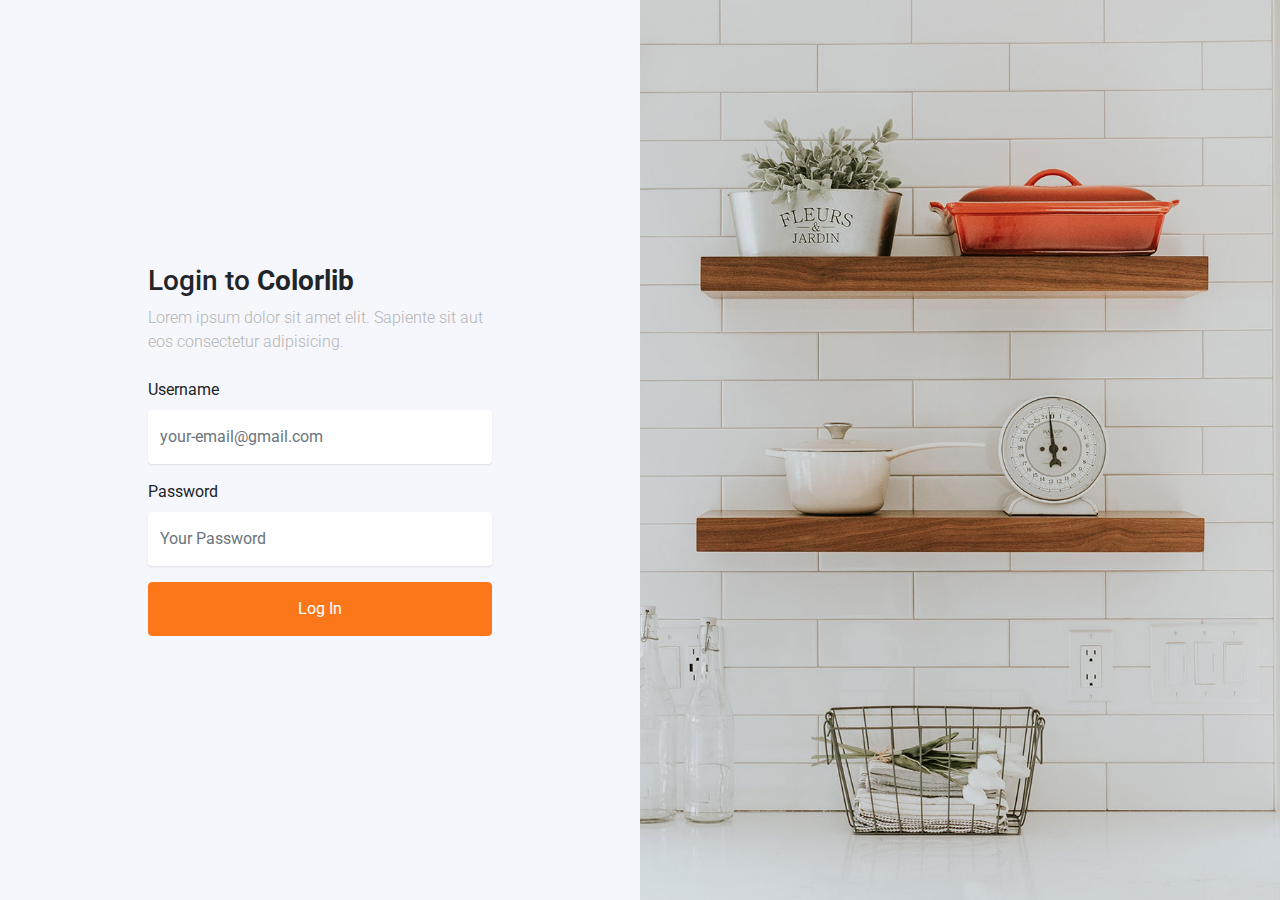
<file: blogProject/Themes/login-form-02/index.html>
<!doctype html>
<html lang="en">
  <head>
    <!-- Required meta tags -->
    <meta charset="utf-8">
    <meta name="viewport" content="width=device-width, initial-scale=1, shrink-to-fit=no">
    <link href="https://fonts.googleapis.com/css?family=Roboto:300,400&display=swap" rel="stylesheet">

    <link rel="stylesheet" href="fonts/icomoon/style.css">

    <link rel="stylesheet" href="css/owl.carousel.min.css">

    <!-- Bootstrap CSS -->
    <link rel="stylesheet" href="css/bootstrap.min.css">
    
    <!-- Style -->
    <link rel="stylesheet" href="css/style.css">

    <title>Login #2</title>
  </head>
  <body>
  

  <div class="d-lg-flex half">
    <div class="bg order-1 order-md-2" style="background-image: url('images/bg_1.jpg');"></div>
    <div class="contents order-2 order-md-1">

      <div class="container">
        <div class="row align-items-center justify-content-center">
          <div class="col-md-7">
            <h3>Login to <strong>Colorlib</strong></h3>
            <p class="mb-4">Lorem ipsum dolor sit amet elit. Sapiente sit aut eos consectetur adipisicing.</p>
            <form action="#" method="post">
              <div class="form-group first">
                <label for="username">Username</label>
                <input type="text" class="form-control" placeholder="your-email@gmail.com" id="username">
              </div>
              <div class="form-group last mb-3">
                <label for="password">Password</label>
                <input type="password" class="form-control" placeholder="Your Password" id="password">
              </div>
              
             

              <input type="submit" value="Log In" class="btn btn-block btn-primary">

            </form>
          </div>
        </div>
      </div>
    </div>

    
  </div>
    
    

    <script src="js/jquery-3.3.1.min.js"></script>
    <script src="js/popper.min.js"></script>
    <script src="js/bootstrap.min.js"></script>
    <script src="js/main.js"></script>
  </body>
</html>
</file>
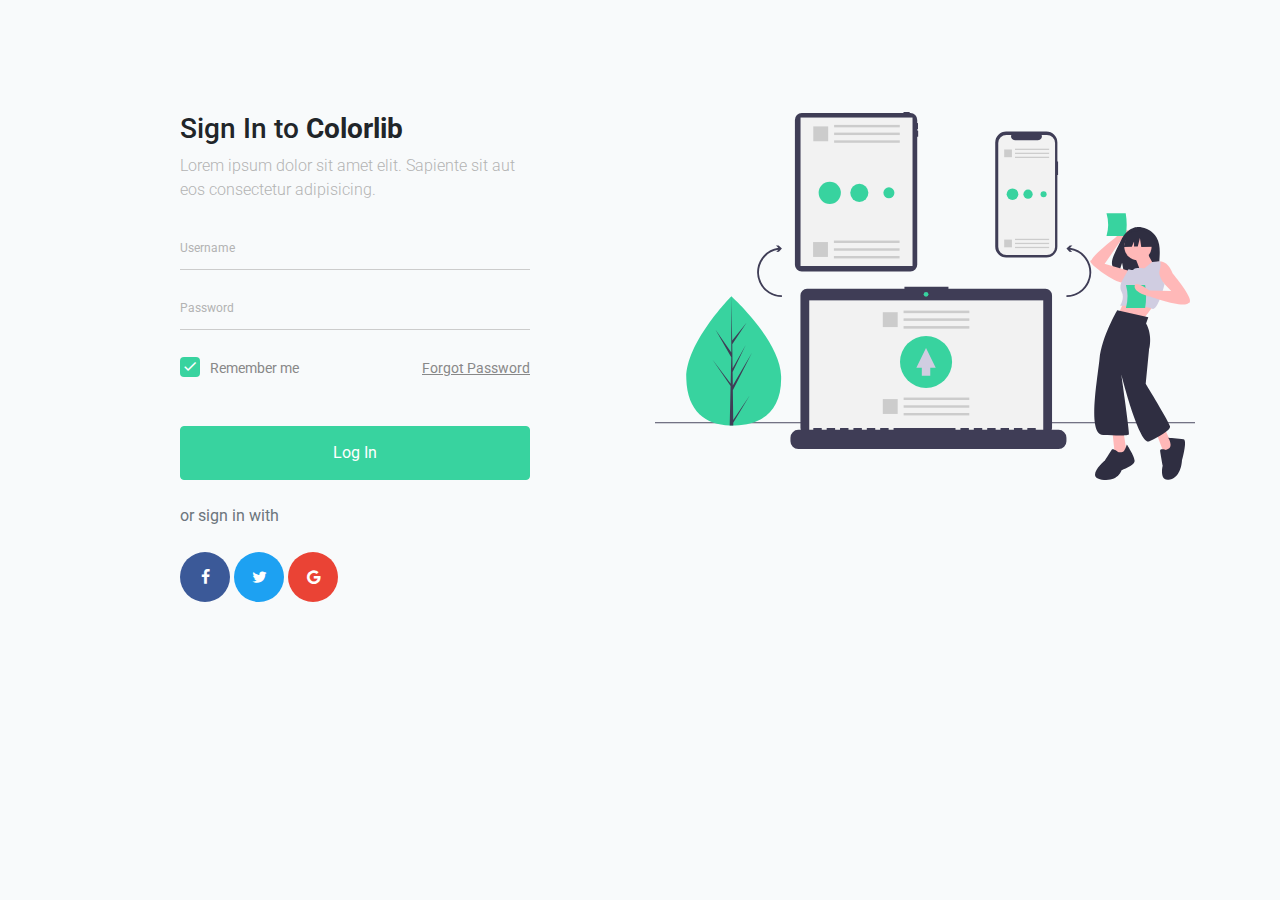
<file: blogProject/Themes/login-form-08/index.html>
<!doctype html>
<html lang="en">
  <head>
    <!-- Required meta tags -->
    <meta charset="utf-8">
    <meta name="viewport" content="width=device-width, initial-scale=1, shrink-to-fit=no">
    <link href="https://fonts.googleapis.com/css?family=Roboto:300,400&display=swap" rel="stylesheet">

    <link rel="stylesheet" href="fonts/icomoon/style.css">

    <link rel="stylesheet" href="css/owl.carousel.min.css">

    <!-- Bootstrap CSS -->
    <link rel="stylesheet" href="css/bootstrap.min.css">
    
    <!-- Style -->
    <link rel="stylesheet" href="css/style.css">

    <title>Login #8</title>
  </head>
  <body>
  

  
  <div class="content">
    <div class="container">
      <div class="row">
        <div class="col-md-6 order-md-2">
          <img src="images/undraw_file_sync_ot38.svg" alt="Image" class="img-fluid">
        </div>
        <div class="col-md-6 contents">
          <div class="row justify-content-center">
            <div class="col-md-8">
              <div class="mb-4">
              <h3>Sign In to <strong>Colorlib</strong></h3>
              <p class="mb-4">Lorem ipsum dolor sit amet elit. Sapiente sit aut eos consectetur adipisicing.</p>
            </div>
            <form action="#" method="post">
              <div class="form-group first">
                <label for="username">Username</label>
                <input type="text" class="form-control" id="username">

              </div>
              <div class="form-group last mb-4">
                <label for="password">Password</label>
                <input type="password" class="form-control" id="password">
                
              </div>
              
              <div class="d-flex mb-5 align-items-center">
                <label class="control control--checkbox mb-0"><span class="caption">Remember me</span>
                  <input type="checkbox" checked="checked"/>
                  <div class="control__indicator"></div>
                </label>
                <span class="ml-auto"><a href="#" class="forgot-pass">Forgot Password</a></span> 
              </div>

              <input type="submit" value="Log In" class="btn text-white btn-block btn-primary">

              <span class="d-block text-left my-4 text-muted"> or sign in with</span>
              
              <div class="social-login">
                <a href="#" class="facebook">
                  <span class="icon-facebook mr-3"></span> 
                </a>
                <a href="#" class="twitter">
                  <span class="icon-twitter mr-3"></span> 
                </a>
                <a href="#" class="google">
                  <span class="icon-google mr-3"></span> 
                </a>
              </div>
            </form>
            </div>
          </div>
          
        </div>
        
      </div>
    </div>
  </div>

  
    <script src="js/jquery-3.3.1.min.js"></script>
    <script src="js/popper.min.js"></script>
    <script src="js/bootstrap.min.js"></script>
    <script src="js/main.js"></script>
  </body>
</html>
</file>
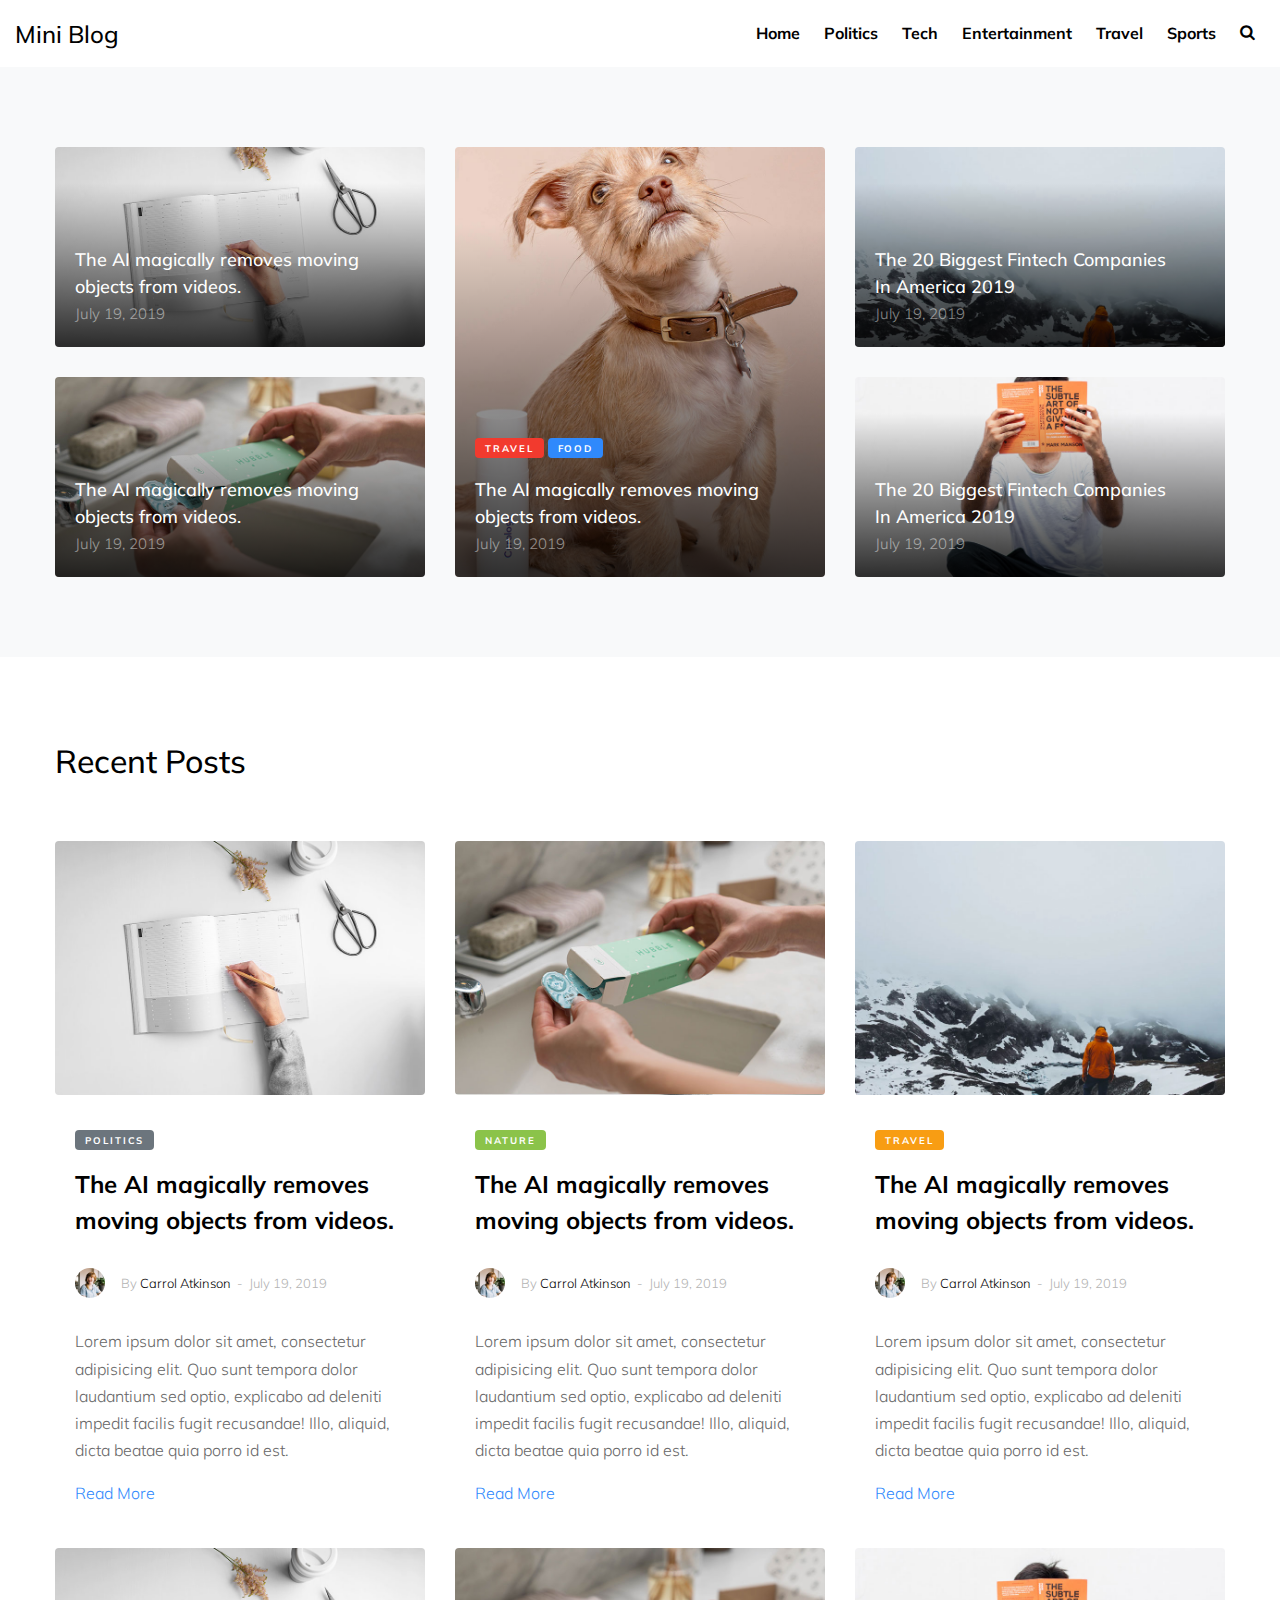
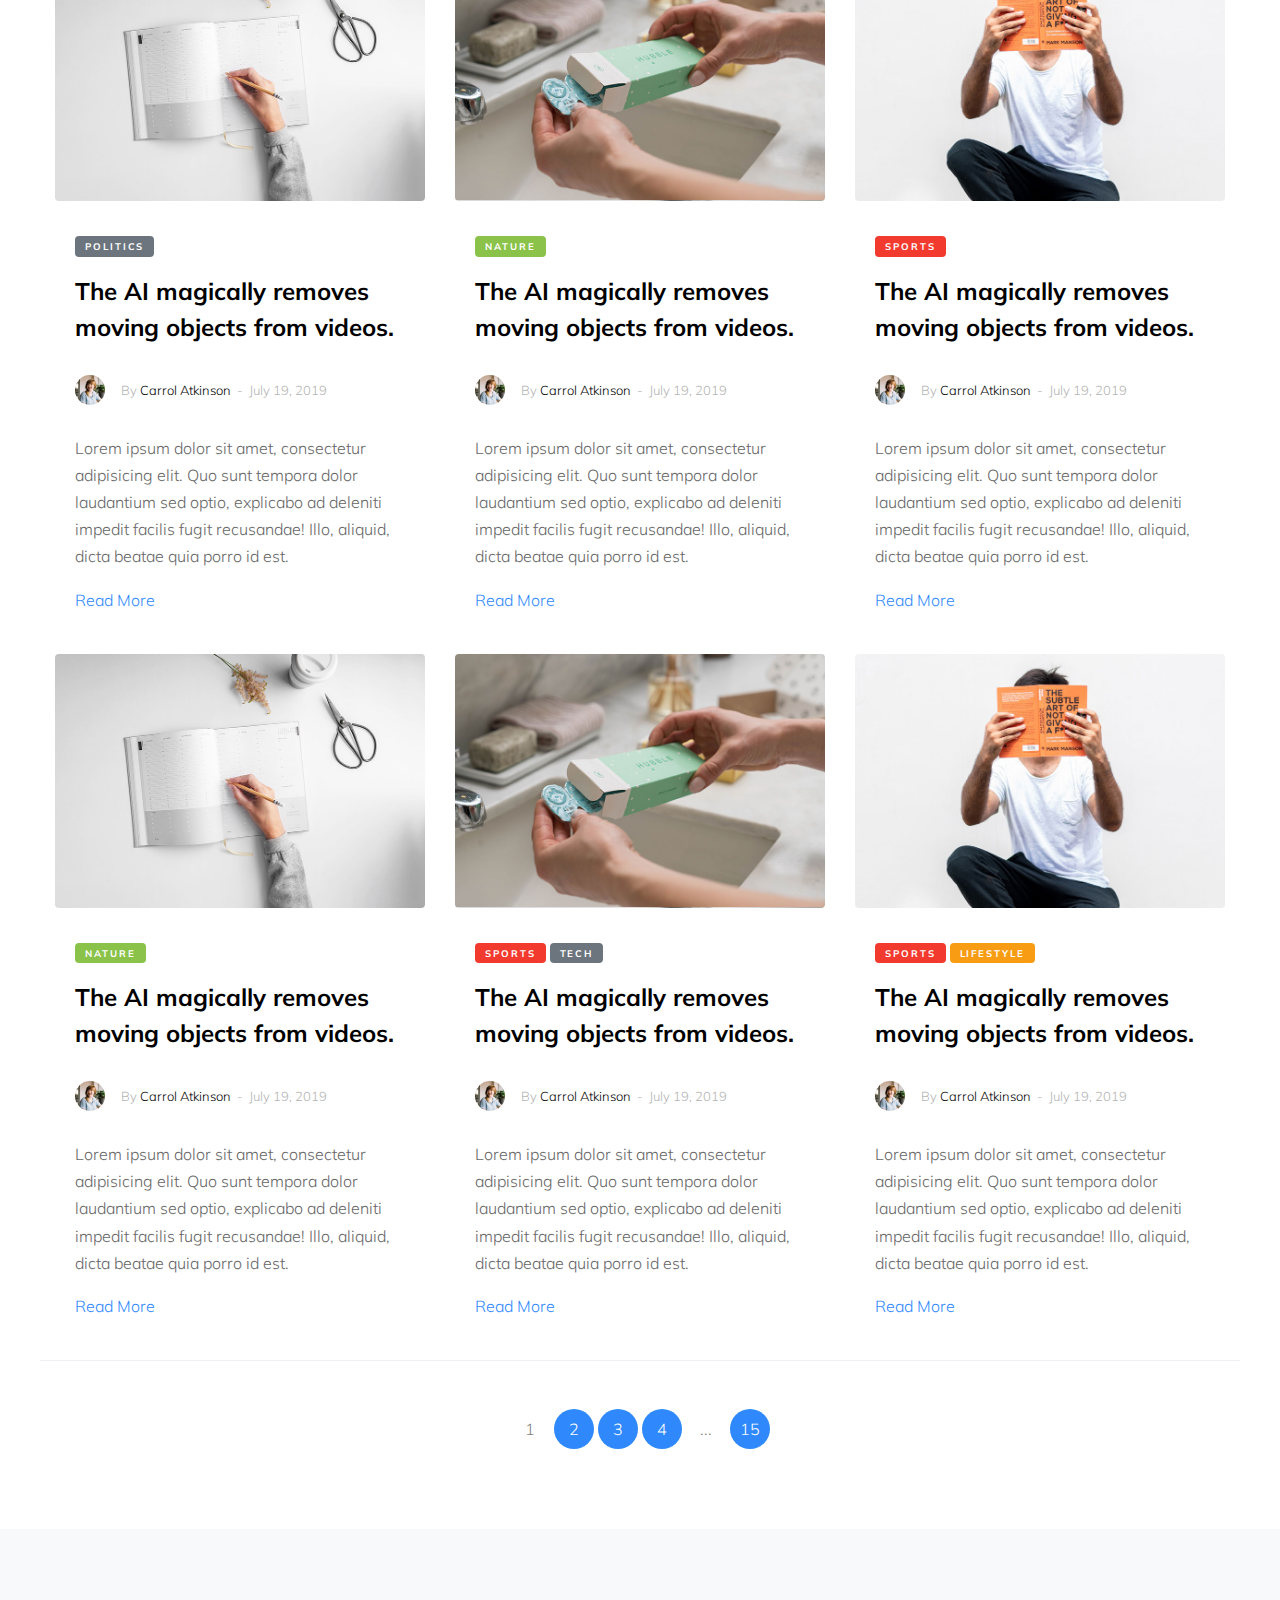
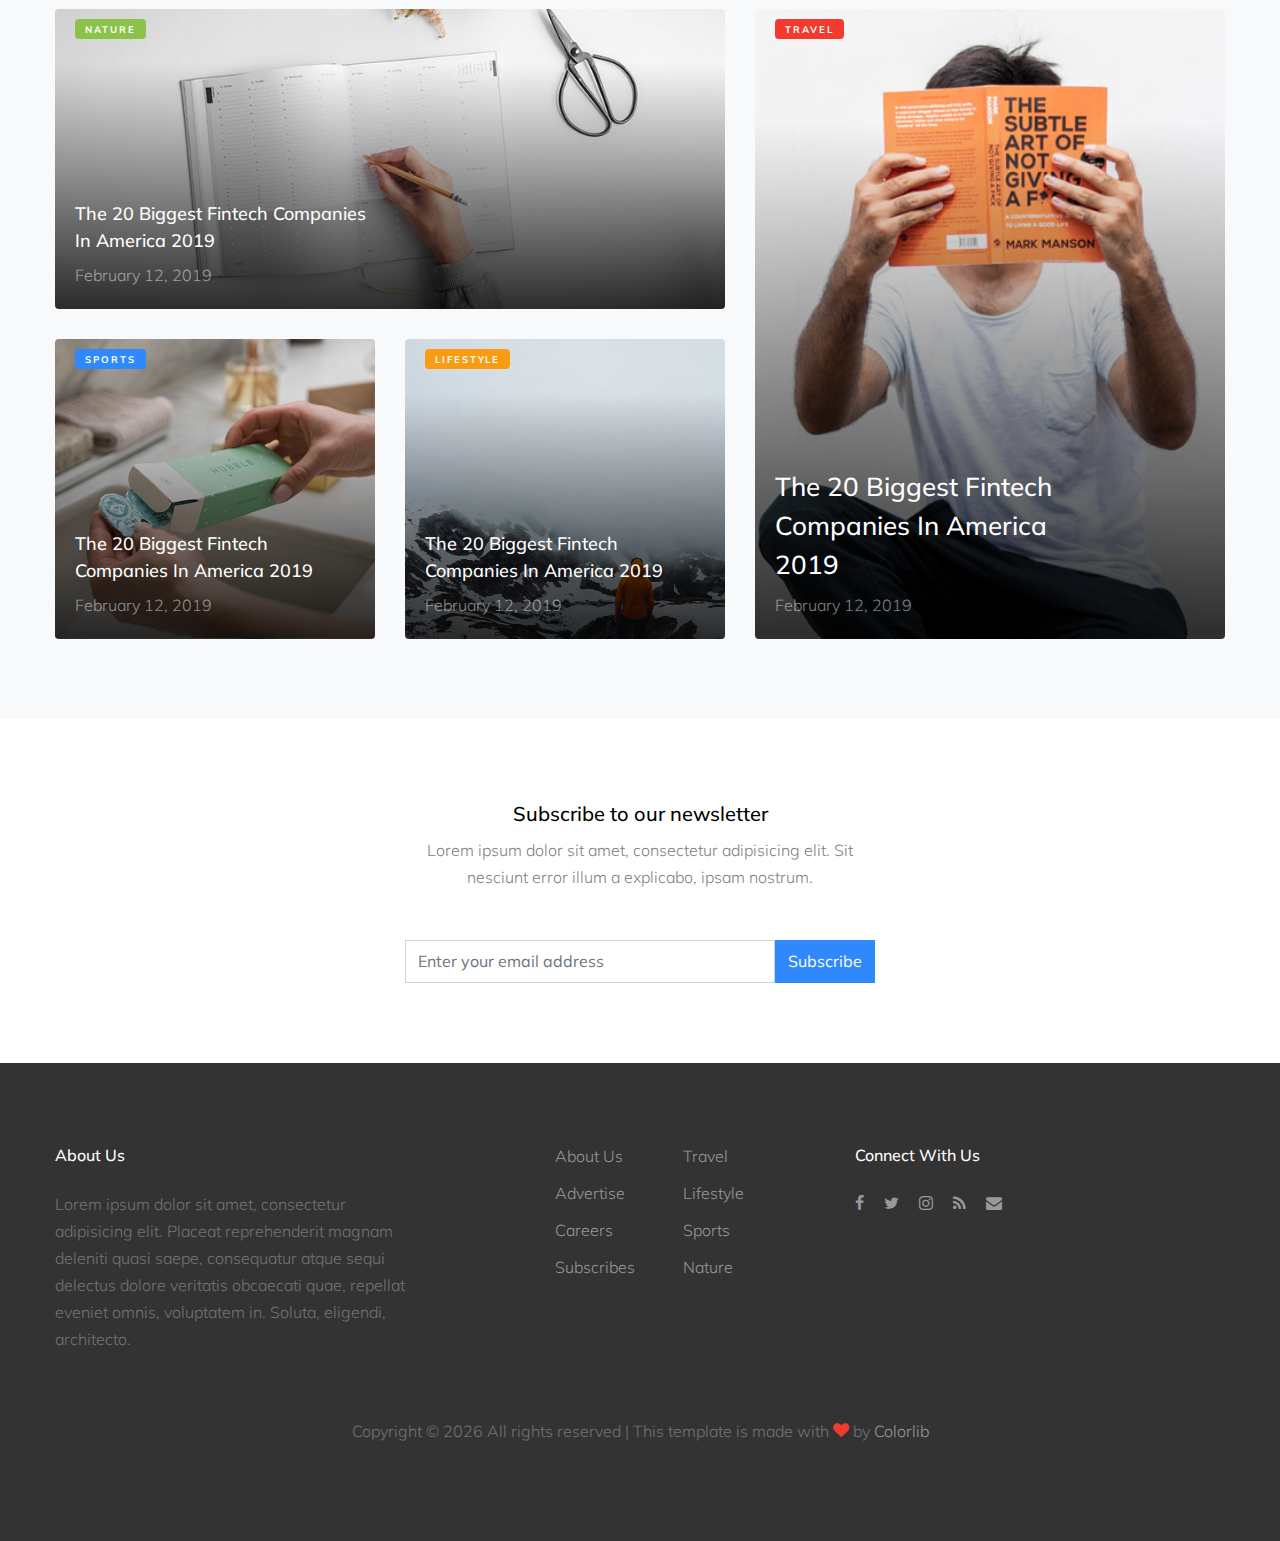
<file: blogProject/Themes/miniblog/index.html>
<!DOCTYPE html>
<html lang="en">
  <head>
    <title>Mini Blog</title>
    <meta charset="utf-8">
    <meta name="viewport" content="width=device-width, initial-scale=1, shrink-to-fit=no">

    <link href="https://fonts.googleapis.com/css?family=Muli:300,400,700|Playfair+Display:400,700,900" rel="stylesheet">

    <link rel="stylesheet" href="fonts/icomoon/style.css">
    <link rel="stylesheet" href="css/bootstrap.min.css">
    <link rel="stylesheet" href="css/magnific-popup.css">
    <link rel="stylesheet" href="css/jquery-ui.css">
    <link rel="stylesheet" href="css/owl.carousel.min.css">
    <link rel="stylesheet" href="css/owl.theme.default.min.css">
    <link rel="stylesheet" href="css/bootstrap-datepicker.css">
    <link rel="stylesheet" href="fonts/flaticon/font/flaticon.css">
    <link rel="stylesheet" href="css/aos.css">

    <link rel="stylesheet" href="css/style.css">
  </head>
  <body>
  
  <div class="site-wrap">

    <div class="site-mobile-menu">
      <div class="site-mobile-menu-header">
        <div class="site-mobile-menu-close mt-3">
          <span class="icon-close2 js-menu-toggle"></span>
        </div>
      </div>
      <div class="site-mobile-menu-body"></div>
    </div>
    
    <header class="site-navbar" role="banner">
      <div class="container-fluid">
        <div class="row align-items-center">
          
          <div class="col-12 search-form-wrap js-search-form">
            <form method="get" action="#">
              <input type="text" id="s" class="form-control" placeholder="Search...">
              <button class="search-btn" type="submit"><span class="icon-search"></span></button>
            </form>
          </div>

          <div class="col-4 site-logo">
            <a href="index.html" class="text-black h2 mb-0">Mini Blog</a>
          </div>

          <div class="col-8 text-right">
            <nav class="site-navigation" role="navigation">
              <ul class="site-menu js-clone-nav mr-auto d-none d-lg-block mb-0">
                <li><a href="category.html">Home</a></li>
                <li><a href="category.html">Politics</a></li>
                <li><a href="category.html">Tech</a></li>
                <li><a href="category.html">Entertainment</a></li>
                <li><a href="category.html">Travel</a></li>
                <li><a href="category.html">Sports</a></li>
                <li class="d-none d-lg-inline-block"><a href="#" class="js-search-toggle"><span class="icon-search"></span></a></li>
              </ul>
            </nav>
            <a href="#" class="site-menu-toggle js-menu-toggle text-black d-inline-block d-lg-none"><span class="icon-menu h3"></span></a></div>
          </div>

      </div>
    </header>
    
    
    <div class="site-section bg-light">
      <div class="container">
        <div class="row align-items-stretch retro-layout-2">
          <div class="col-md-4">
            <a href="single.html" class="h-entry mb-30 v-height gradient" style="background-image: url('images/img_1.jpg');">
              
              <div class="text">
                <h2>The AI magically removes moving objects from videos.</h2>
                <span class="date">July 19, 2019</span>
              </div>
            </a>
            <a href="single.html" class="h-entry v-height gradient" style="background-image: url('images/img_2.jpg');">
              
              <div class="text">
                <h2>The AI magically removes moving objects from videos.</h2>
                <span class="date">July 19, 2019</span>
              </div>
            </a>
          </div>
          <div class="col-md-4">
            <a href="single.html" class="h-entry img-5 h-100 gradient" style="background-image: url('images/img_v_1.jpg');">
              
              <div class="text">
                <div class="post-categories mb-3">
                  <span class="post-category bg-danger">Travel</span>
                  <span class="post-category bg-primary">Food</span>
                </div>
                <h2>The AI magically removes moving objects from videos.</h2>
                <span class="date">July 19, 2019</span>
              </div>
            </a>
          </div>
          <div class="col-md-4">
            <a href="single.html" class="h-entry mb-30 v-height gradient" style="background-image: url('images/img_3.jpg');">
              
              <div class="text">
                <h2>The 20 Biggest Fintech Companies In America 2019</h2>
                <span class="date">July 19, 2019</span>
              </div>
            </a>
            <a href="single.html" class="h-entry v-height gradient" style="background-image: url('images/img_4.jpg');">
              
              <div class="text">
                <h2>The 20 Biggest Fintech Companies In America 2019</h2>
                <span class="date">July 19, 2019</span>
              </div>
            </a>
          </div>
        </div>
      </div>
    </div>

    <div class="site-section">
      <div class="container">
        <div class="row mb-5">
          <div class="col-12">
            <h2>Recent Posts</h2>
          </div>
        </div>
        <div class="row">
          <div class="col-lg-4 mb-4">
            <div class="entry2">
              <a href="single.html"><img src="images/img_1.jpg" alt="Image" class="img-fluid rounded"></a>
              <div class="excerpt">
              <span class="post-category text-white bg-secondary mb-3">Politics</span>

              <h2><a href="single.html">The AI magically removes moving objects from videos.</a></h2>
              <div class="post-meta align-items-center text-left clearfix">
                <figure class="author-figure mb-0 mr-3 float-left"><img src="images/person_1.jpg" alt="Image" class="img-fluid"></figure>
                <span class="d-inline-block mt-1">By <a href="#">Carrol Atkinson</a></span>
                <span>&nbsp;-&nbsp; July 19, 2019</span>
              </div>
              
                <p>Lorem ipsum dolor sit amet, consectetur adipisicing elit. Quo sunt tempora dolor laudantium sed optio, explicabo ad deleniti impedit facilis fugit recusandae! Illo, aliquid, dicta beatae quia porro id est.</p>
                <p><a href="#">Read More</a></p>
              </div>
            </div>
          </div>
          <div class="col-lg-4 mb-4">
            <div class="entry2">
              <a href="single.html"><img src="images/img_2.jpg" alt="Image" class="img-fluid rounded"></a>
              <div class="excerpt">
              <span class="post-category text-white bg-success mb-3">Nature</span>

              <h2><a href="single.html">The AI magically removes moving objects from videos.</a></h2>
              <div class="post-meta align-items-center text-left clearfix">
                <figure class="author-figure mb-0 mr-3 float-left"><img src="images/person_1.jpg" alt="Image" class="img-fluid"></figure>
                <span class="d-inline-block mt-1">By <a href="#">Carrol Atkinson</a></span>
                <span>&nbsp;-&nbsp; July 19, 2019</span>
              </div>
              
                <p>Lorem ipsum dolor sit amet, consectetur adipisicing elit. Quo sunt tempora dolor laudantium sed optio, explicabo ad deleniti impedit facilis fugit recusandae! Illo, aliquid, dicta beatae quia porro id est.</p>
                <p><a href="#">Read More</a></p>
              </div>
            </div>
          </div>
          <div class="col-lg-4 mb-4">
            <div class="entry2">
              <a href="single.html"><img src="images/img_3.jpg" alt="Image" class="img-fluid rounded"></a>
              <div class="excerpt">
              <span class="post-category text-white bg-warning mb-3">Travel</span>

              <h2><a href="single.html">The AI magically removes moving objects from videos.</a></h2>
              <div class="post-meta align-items-center text-left clearfix">
                <figure class="author-figure mb-0 mr-3 float-left"><img src="images/person_1.jpg" alt="Image" class="img-fluid"></figure>
                <span class="d-inline-block mt-1">By <a href="#">Carrol Atkinson</a></span>
                <span>&nbsp;-&nbsp; July 19, 2019</span>
              </div>
              
                <p>Lorem ipsum dolor sit amet, consectetur adipisicing elit. Quo sunt tempora dolor laudantium sed optio, explicabo ad deleniti impedit facilis fugit recusandae! Illo, aliquid, dicta beatae quia porro id est.</p>
                <p><a href="#">Read More</a></p>
              </div>
            </div>
          </div>


          <div class="col-lg-4 mb-4">
            <div class="entry2">
              <a href="single.html"><img src="images/img_1.jpg" alt="Image" class="img-fluid rounded"></a>
              <div class="excerpt">
              <span class="post-category text-white bg-secondary mb-3">Politics</span>

              <h2><a href="single.html">The AI magically removes moving objects from videos.</a></h2>
              <div class="post-meta align-items-center text-left clearfix">
                <figure class="author-figure mb-0 mr-3 float-left"><img src="images/person_1.jpg" alt="Image" class="img-fluid"></figure>
                <span class="d-inline-block mt-1">By <a href="#">Carrol Atkinson</a></span>
                <span>&nbsp;-&nbsp; July 19, 2019</span>
              </div>
              
                <p>Lorem ipsum dolor sit amet, consectetur adipisicing elit. Quo sunt tempora dolor laudantium sed optio, explicabo ad deleniti impedit facilis fugit recusandae! Illo, aliquid, dicta beatae quia porro id est.</p>
                <p><a href="#">Read More</a></p>
              </div>
            </div>
          </div>
          <div class="col-lg-4 mb-4">
            <div class="entry2">
              <a href="single.html"><img src="images/img_2.jpg" alt="Image" class="img-fluid rounded"></a>
              <div class="excerpt">
              <span class="post-category text-white bg-success mb-3">Nature</span>

              <h2><a href="single.html">The AI magically removes moving objects from videos.</a></h2>
              <div class="post-meta align-items-center text-left clearfix">
                <figure class="author-figure mb-0 mr-3 float-left"><img src="images/person_1.jpg" alt="Image" class="img-fluid"></figure>
                <span class="d-inline-block mt-1">By <a href="#">Carrol Atkinson</a></span>
                <span>&nbsp;-&nbsp; July 19, 2019</span>
              </div>
              
                <p>Lorem ipsum dolor sit amet, consectetur adipisicing elit. Quo sunt tempora dolor laudantium sed optio, explicabo ad deleniti impedit facilis fugit recusandae! Illo, aliquid, dicta beatae quia porro id est.</p>
                <p><a href="#">Read More</a></p>
              </div>
            </div>
          </div>
          <div class="col-lg-4 mb-4">
            <div class="entry2">
              <a href="single.html"><img src="images/img_4.jpg" alt="Image" class="img-fluid rounded"></a>
              <div class="excerpt">
              <span class="post-category text-white bg-danger mb-3">Sports</span>

              <h2><a href="single.html">The AI magically removes moving objects from videos.</a></h2>
              <div class="post-meta align-items-center text-left clearfix">
                <figure class="author-figure mb-0 mr-3 float-left"><img src="images/person_1.jpg" alt="Image" class="img-fluid"></figure>
                <span class="d-inline-block mt-1">By <a href="#">Carrol Atkinson</a></span>
                <span>&nbsp;-&nbsp; July 19, 2019</span>
              </div>
              
                <p>Lorem ipsum dolor sit amet, consectetur adipisicing elit. Quo sunt tempora dolor laudantium sed optio, explicabo ad deleniti impedit facilis fugit recusandae! Illo, aliquid, dicta beatae quia porro id est.</p>
                <p><a href="#">Read More</a></p>
              </div>
            </div>
          </div>


          <div class="col-lg-4 mb-4">
            <div class="entry2">
              <a href="single.html"><img src="images/img_1.jpg" alt="Image" class="img-fluid rounded"></a>
              <div class="excerpt">
              <span class="post-category text-white bg-success mb-3">Nature</span>

              <h2><a href="single.html">The AI magically removes moving objects from videos.</a></h2>
              <div class="post-meta align-items-center text-left clearfix">
                <figure class="author-figure mb-0 mr-3 float-left"><img src="images/person_1.jpg" alt="Image" class="img-fluid"></figure>
                <span class="d-inline-block mt-1">By <a href="#">Carrol Atkinson</a></span>
                <span>&nbsp;-&nbsp; July 19, 2019</span>
              </div>
              
                <p>Lorem ipsum dolor sit amet, consectetur adipisicing elit. Quo sunt tempora dolor laudantium sed optio, explicabo ad deleniti impedit facilis fugit recusandae! Illo, aliquid, dicta beatae quia porro id est.</p>
                <p><a href="#">Read More</a></p>
              </div>
            </div>
          </div>
          <div class="col-lg-4 mb-4">
            <div class="entry2">
              <a href="single.html"><img src="images/img_2.jpg" alt="Image" class="img-fluid rounded"></a>
              <div class="excerpt">
              <span class="post-category text-white bg-danger mb-3">Sports</span>
              <span class="post-category text-white bg-secondary mb-3">Tech</span>

              <h2><a href="single.html">The AI magically removes moving objects from videos.</a></h2>
              <div class="post-meta align-items-center text-left clearfix">
                <figure class="author-figure mb-0 mr-3 float-left"><img src="images/person_1.jpg" alt="Image" class="img-fluid"></figure>
                <span class="d-inline-block mt-1">By <a href="#">Carrol Atkinson</a></span>
                <span>&nbsp;-&nbsp; July 19, 2019</span>
              </div>
                <p>Lorem ipsum dolor sit amet, consectetur adipisicing elit. Quo sunt tempora dolor laudantium sed optio, explicabo ad deleniti impedit facilis fugit recusandae! Illo, aliquid, dicta beatae quia porro id est.</p>
                <p><a href="#">Read More</a></p>
              </div>
            </div>
          </div>
          <div class="col-lg-4 mb-4">
            <div class="entry2">
              <a href="single.html"><img src="images/img_4.jpg" alt="Image" class="img-fluid rounded"></a>
              <div class="excerpt">
              <span class="post-category text-white bg-danger mb-3">Sports</span>
              <span class="post-category text-white bg-warning mb-3">Lifestyle</span>

              <h2><a href="single.html">The AI magically removes moving objects from videos.</a></h2>
              <div class="post-meta align-items-center text-left clearfix">
                <figure class="author-figure mb-0 mr-3 float-left"><img src="images/person_1.jpg" alt="Image" class="img-fluid"></figure>
                <span class="d-inline-block mt-1">By <a href="#">Carrol Atkinson</a></span>
                <span>&nbsp;-&nbsp; July 19, 2019</span>
              </div>
              
                <p>Lorem ipsum dolor sit amet, consectetur adipisicing elit. Quo sunt tempora dolor laudantium sed optio, explicabo ad deleniti impedit facilis fugit recusandae! Illo, aliquid, dicta beatae quia porro id est.</p>
                <p><a href="#">Read More</a></p>
              </div>
            </div>
          </div>
        </div>
        <div class="row text-center pt-5 border-top">
          <div class="col-md-12">
            <div class="custom-pagination">
              <span>1</span>
              <a href="#">2</a>
              <a href="#">3</a>
              <a href="#">4</a>
              <span>...</span>
              <a href="#">15</a>
            </div>
          </div>
        </div>
      </div>
    </div>

    <div class="site-section bg-light">
      <div class="container">

        <div class="row align-items-stretch retro-layout">
          
          <div class="col-md-5 order-md-2">
            <a href="single.html" class="hentry img-1 h-100 gradient" style="background-image: url('images/img_4.jpg');">
              <span class="post-category text-white bg-danger">Travel</span>
              <div class="text">
                <h2>The 20 Biggest Fintech Companies In America 2019</h2>
                <span>February 12, 2019</span>
              </div>
            </a>
          </div>

          <div class="col-md-7">
            
            <a href="single.html" class="hentry img-2 v-height mb30 gradient" style="background-image: url('images/img_1.jpg');">
              <span class="post-category text-white bg-success">Nature</span>
              <div class="text text-sm">
                <h2>The 20 Biggest Fintech Companies In America 2019</h2>
                <span>February 12, 2019</span>
              </div>
            </a>
            
            <div class="two-col d-block d-md-flex">
              <a href="single.html" class="hentry v-height img-2 gradient" style="background-image: url('images/img_2.jpg');">
                <span class="post-category text-white bg-primary">Sports</span>
                <div class="text text-sm">
                  <h2>The 20 Biggest Fintech Companies In America 2019</h2>
                  <span>February 12, 2019</span>
                </div>
              </a>
              <a href="single.html" class="hentry v-height img-2 ml-auto gradient" style="background-image: url('images/img_3.jpg');">
                <span class="post-category text-white bg-warning">Lifestyle</span>
                <div class="text text-sm">
                  <h2>The 20 Biggest Fintech Companies In America 2019</h2>
                  <span>February 12, 2019</span>
                </div>
              </a>
            </div>  
            
          </div>
        </div>

      </div>
    </div>


    <div class="site-section bg-lightx">
      <div class="container">
        <div class="row justify-content-center text-center">
          <div class="col-md-5">
            <div class="subscribe-1 ">
              <h2>Subscribe to our newsletter</h2>
              <p class="mb-5">Lorem ipsum dolor sit amet, consectetur adipisicing elit. Sit nesciunt error illum a explicabo, ipsam nostrum.</p>
              <form action="#" class="d-flex">
                <input type="text" class="form-control" placeholder="Enter your email address">
                <input type="submit" class="btn btn-primary" value="Subscribe">
              </form>
            </div>
          </div>
        </div>
      </div>
    </div>
    
    
    <div class="site-footer">
      <div class="container">
        <div class="row mb-5">
          <div class="col-md-4">
            <h3 class="footer-heading mb-4">About Us</h3>
            <p>Lorem ipsum dolor sit amet, consectetur adipisicing elit. Placeat reprehenderit magnam deleniti quasi saepe, consequatur atque sequi delectus dolore veritatis obcaecati quae, repellat eveniet omnis, voluptatem in. Soluta, eligendi, architecto.</p>
          </div>
          <div class="col-md-3 ml-auto">
            <!-- <h3 class="footer-heading mb-4">Navigation</h3> -->
            <ul class="list-unstyled float-left mr-5">
              <li><a href="#">About Us</a></li>
              <li><a href="#">Advertise</a></li>
              <li><a href="#">Careers</a></li>
              <li><a href="#">Subscribes</a></li>
            </ul>
            <ul class="list-unstyled float-left">
              <li><a href="#">Travel</a></li>
              <li><a href="#">Lifestyle</a></li>
              <li><a href="#">Sports</a></li>
              <li><a href="#">Nature</a></li>
            </ul>
          </div>
          <div class="col-md-4">
            

            <div>
              <h3 class="footer-heading mb-4">Connect With Us</h3>
              <p>
                <a href="#"><span class="icon-facebook pt-2 pr-2 pb-2 pl-0"></span></a>
                <a href="#"><span class="icon-twitter p-2"></span></a>
                <a href="#"><span class="icon-instagram p-2"></span></a>
                <a href="#"><span class="icon-rss p-2"></span></a>
                <a href="#"><span class="icon-envelope p-2"></span></a>
              </p>
            </div>
          </div>
        </div>
        <div class="row">
          <div class="col-12 text-center">
            <p>
              <!-- Link back to Colorlib can't be removed. Template is licensed under CC BY 3.0. -->
              Copyright &copy; <script>document.write(new Date().getFullYear());</script> All rights reserved | This template is made with <i class="icon-heart text-danger" aria-hidden="true"></i> by <a href="https://colorlib.com" target="_blank" >Colorlib</a>
              <!-- Link back to Colorlib can't be removed. Template is licensed under CC BY 3.0. -->
              </p>
          </div>
        </div>
      </div>
    </div>
    
  </div>

  <script src="js/jquery-3.3.1.min.js"></script>
  <script src="js/jquery-migrate-3.0.1.min.js"></script>
  <script src="js/jquery-ui.js"></script>
  <script src="js/popper.min.js"></script>
  <script src="js/bootstrap.min.js"></script>
  <script src="js/owl.carousel.min.js"></script>
  <script src="js/jquery.stellar.min.js"></script>
  <script src="js/jquery.countdown.min.js"></script>
  <script src="js/jquery.magnific-popup.min.js"></script>
  <script src="js/bootstrap-datepicker.min.js"></script>
  <script src="js/aos.js"></script>

  <script src="js/main.js"></script>


  </body>
</html>
</file>
<file: blogProject/Themes/login-form-02/fonts/icomoon/style.css>
@font-face {
  font-family: 'icomoon';
  src:  url('fonts/icomoon.eot?10si43');
  src:  url('fonts/icomoon.eot?10si43#iefix') format('embedded-opentype'),
    url('fonts/icomoon.ttf?10si43') format('truetype'),
    url('fonts/icomoon.woff?10si43') format('woff'),
    url('fonts/icomoon.svg?10si43#icomoon') format('svg');
  font-weight: normal;
  font-style: normal;
}

[class^="icon-"], [class*=" icon-"] {
  /* use !important to prevent issues with browser extensions that change fonts */
  font-family: 'icomoon' !important;
  speak: none;
  font-style: normal;
  font-weight: normal;
  font-variant: normal;
  text-transform: none;
  line-height: 1;

  /* Better Font Rendering =========== */
  -webkit-font-smoothing: antialiased;
  -moz-osx-font-smoothing: grayscale;
}

.icon-asterisk:before {
  content: "\f069";
}
.icon-plus:before {
  content: "\f067";
}
.icon-question:before {
  content: "\f128";
}
.icon-minus:before {
  content: "\f068";
}
.icon-glass:before {
  content: "\f000";
}
.icon-music:before {
  content: "\f001";
}
.icon-search:before {
  content: "\f002";
}
.icon-envelope-o:before {
  content: "\f003";
}
.icon-heart:before {
  content: "\f004";
}
.icon-star:before {
  content: "\f005";
}
.icon-star-o:before {
  content: "\f006";
}
.icon-user:before {
  content: "\f007";
}
.icon-film:before {
  content: "\f008";
}
.icon-th-large:before {
  content: "\f009";
}
.icon-th:before {
  content: "\f00a";
}
.icon-th-list:before {
  content: "\f00b";
}
.icon-check:before {
  content: "\f00c";
}
.icon-close:before {
  content: "\f00d";
}
.icon-remove:before {
  content: "\f00d";
}
.icon-times:before {
  content: "\f00d";
}
.icon-search-plus:before {
  content: "\f00e";
}
.icon-search-minus:before {
  content: "\f010";
}
.icon-power-off:before {
  content: "\f011";
}
.icon-signal:before {
  content: "\f012";
}
.icon-cog:before {
  content: "\f013";
}
.icon-gear:before {
  content: "\f013";
}
.icon-trash-o:before {
  content: "\f014";
}
.icon-home:before {
  content: "\f015";
}
.icon-file-o:before {
  content: "\f016";
}
.icon-clock-o:before {
  content: "\f017";
}
.icon-road:before {
  content: "\f018";
}
.icon-download:before {
  content: "\f019";
}
.icon-arrow-circle-o-down:before {
  content: "\f01a";
}
.icon-arrow-circle-o-up:before {
  content: "\f01b";
}
.icon-inbox:before {
  content: "\f01c";
}
.icon-play-circle-o:before {
  content: "\f01d";
}
.icon-repeat:before {
  content: "\f01e";
}
.icon-rotate-right:before {
  content: "\f01e";
}
.icon-refresh:before {
  content: "\f021";
}
.icon-list-alt:before {
  content: "\f022";
}
.icon-lock:before {
  content: "\f023";
}
.icon-flag:before {
  content: "\f024";
}
.icon-headphones:before {
  content: "\f025";
}
.icon-volume-off:before {
  content: "\f026";
}
.icon-volume-down:before {
  content: "\f027";
}
.icon-volume-up:before {
  content: "\f028";
}
.icon-qrcode:before {
  content: "\f029";
}
.icon-barcode:before {
  content: "\f02a";
}
.icon-tag:before {
  content: "\f02b";
}
.icon-tags:before {
  content: "\f02c";
}
.icon-book:before {
  content: "\f02d";
}
.icon-bookmark:before {
  content: "\f02e";
}
.icon-print:before {
  content: "\f02f";
}
.icon-camera:before {
  content: "\f030";
}
.icon-font:before {
  content: "\f031";
}
.icon-bold:before {
  content: "\f032";
}
.icon-italic:before {
  content: "\f033";
}
.icon-text-height:before {
  content: "\f034";
}
.icon-text-width:before {
  content: "\f035";
}
.icon-align-left:before {
  content: "\f036";
}
.icon-align-center:before {
  content: "\f037";
}
.icon-align-right:before {
  content: "\f038";
}
.icon-align-justify:before {
  content: "\f039";
}
.icon-list:before {
  content: "\f03a";
}
.icon-dedent:before {
  content: "\f03b";
}
.icon-outdent:before {
  content: "\f03b";
}
.icon-indent:before {
  content: "\f03c";
}
.icon-video-camera:before {
  content: "\f03d";
}
.icon-image:before {
  content: "\f03e";
}
.icon-photo:before {
  content: "\f03e";
}
.icon-picture-o:before {
  content: "\f03e";
}
.icon-pencil:before {
  content: "\f040";
}
.icon-map-marker:before {
  content: "\f041";
}
.icon-adjust:before {
  content: "\f042";
}
.icon-tint:before {
  content: "\f043";
}
.icon-edit:before {
  content: "\f044";
}
.icon-pencil-square-o:before {
  content: "\f044";
}
.icon-share-square-o:before {
  content: "\f045";
}
.icon-check-square-o:before {
  content: "\f046";
}
.icon-arrows:before {
  content: "\f047";
}
.icon-step-backward:before {
  content: "\f048";
}
.icon-fast-backward:before {
  content: "\f049";
}
.icon-backward:before {
  content: "\f04a";
}
.icon-play:before {
  content: "\f04b";
}
.icon-pause:before {
  content: "\f04c";
}
.icon-stop:before {
  content: "\f04d";
}
.icon-forward:before {
  content: "\f04e";
}
.icon-fast-forward:before {
  content: "\f050";
}
.icon-step-forward:before {
  content: "\f051";
}
.icon-eject:before {
  content: "\f052";
}
.icon-chevron-left:before {
  content: "\f053";
}
.icon-chevron-right:before {
  content: "\f054";
}
.icon-plus-circle:before {
  content: "\f055";
}
.icon-minus-circle:before {
  content: "\f056";
}
.icon-times-circle:before {
  content: "\f057";
}
.icon-check-circle:before {
  content: "\f058";
}
.icon-question-circle:before {
  content: "\f059";
}
.icon-info-circle:before {
  content: "\f05a";
}
.icon-crosshairs:before {
  content: "\f05b";
}
.icon-times-circle-o:before {
  content: "\f05c";
}
.icon-check-circle-o:before {
  content: "\f05d";
}
.icon-ban:before {
  content: "\f05e";
}
.icon-arrow-left:before {
  content: "\f060";
}
.icon-arrow-right:before {
  content: "\f061";
}
.icon-arrow-up:before {
  content: "\f062";
}
.icon-arrow-down:before {
  content: "\f063";
}
.icon-mail-forward:before {
  content: "\f064";
}
.icon-share:before {
  content: "\f064";
}
.icon-expand:before {
  content: "\f065";
}
.icon-compress:before {
  content: "\f066";
}
.icon-exclamation-circle:before {
  content: "\f06a";
}
.icon-gift:before {
  content: "\f06b";
}
.icon-leaf:before {
  content: "\f06c";
}
.icon-fire:before {
  content: "\f06d";
}
.icon-eye:before {
  content: "\f06e";
}
.icon-eye-slash:before {
  content: "\f070";
}
.icon-exclamation-triangle:before {
  content: "\f071";
}
.icon-warning:before {
  content: "\f071";
}
.icon-plane:before {
  content: "\f072";
}
.icon-calendar:before {
  content: "\f073";
}
.icon-random:before {
  content: "\f074";
}
.icon-comment:before {
  content: "\f075";
}
.icon-magnet:before {
  content: "\f076";
}
.icon-chevron-up:before {
  content: "\f077";
}
.icon-chevron-down:before {
  content: "\f078";
}
.icon-retweet:before {
  content: "\f079";
}
.icon-shopping-cart:before {
  content: "\f07a";
}
.icon-folder:before {
  content: "\f07b";
}
.icon-folder-open:before {
  content: "\f07c";
}
.icon-arrows-v:before {
  content: "\f07d";
}
.icon-arrows-h:before {
  content: "\f07e";
}
.icon-bar-chart:before {
  content: "\f080";
}
.icon-bar-chart-o:before {
  content: "\f080";
}
.icon-twitter-square:before {
  content: "\f081";
}
.icon-facebook-square:before {
  content: "\f082";
}
.icon-camera-retro:before {
  content: "\f083";
}
.icon-key:before {
  content: "\f084";
}
.icon-cogs:before {
  content: "\f085";
}
.icon-gears:before {
  content: "\f085";
}
.icon-comments:before {
  content: "\f086";
}
.icon-thumbs-o-up:before {
  content: "\f087";
}
.icon-thumbs-o-down:before {
  content: "\f088";
}
.icon-star-half:before {
  content: "\f089";
}
.icon-heart-o:before {
  content: "\f08a";
}
.icon-sign-out:before {
  content: "\f08b";
}
.icon-linkedin-square:before {
  content: "\f08c";
}
.icon-thumb-tack:before {
  content: "\f08d";
}
.icon-external-link:before {
  content: "\f08e";
}
.icon-sign-in:before {
  content: "\f090";
}
.icon-trophy:before {
  content: "\f091";
}
.icon-github-square:before {
  content: "\f092";
}
.icon-upload:before {
  content: "\f093";
}
.icon-lemon-o:before {
  content: "\f094";
}
.icon-phone:before {
  content: "\f095";
}
.icon-square-o:before {
  content: "\f096";
}
.icon-bookmark-o:before {
  content: "\f097";
}
.icon-phone-square:before {
  content: "\f098";
}
.icon-twitter:before {
  content: "\f099";
}
.icon-facebook:before {
  content: "\f09a";
}
.icon-facebook-f:before {
  content: "\f09a";
}
.icon-github:before {
  content: "\f09b";
}
.icon-unlock:before {
  content: "\f09c";
}
.icon-credit-card:before {
  content: "\f09d";
}
.icon-feed:before {
  content: "\f09e";
}
.icon-rss:before {
  content: "\f09e";
}
.icon-hdd-o:before {
  content: "\f0a0";
}
.icon-bullhorn:before {
  content: "\f0a1";
}
.icon-bell-o:before {
  content: "\f0a2";
}
.icon-certificate:before {
  content: "\f0a3";
}
.icon-hand-o-right:before {
  content: "\f0a4";
}
.icon-hand-o-left:before {
  content: "\f0a5";
}
.icon-hand-o-up:before {
  content: "\f0a6";
}
.icon-hand-o-down:before {
  content: "\f0a7";
}
.icon-arrow-circle-left:before {
  content: "\f0a8";
}
.icon-arrow-circle-right:before {
  content: "\f0a9";
}
.icon-arrow-circle-up:before {
  content: "\f0aa";
}
.icon-arrow-circle-down:before {
  content: "\f0ab";
}
.icon-globe:before {
  content: "\f0ac";
}
.icon-wrench:before {
  content: "\f0ad";
}
.icon-tasks:before {
  content: "\f0ae";
}
.icon-filter:before {
  content: "\f0b0";
}
.icon-briefcase:before {
  content: "\f0b1";
}
.icon-arrows-alt:before {
  content: "\f0b2";
}
.icon-group:before {
  content: "\f0c0";
}
.icon-users:before {
  content: "\f0c0";
}
.icon-chain:before {
  content: "\f0c1";
}
.icon-link:before {
  content: "\f0c1";
}
.icon-cloud:before {
  content: "\f0c2";
}
.icon-flask:before {
  content: "\f0c3";
}
.icon-cut:before {
  content: "\f0c4";
}
.icon-scissors:before {
  content: "\f0c4";
}
.icon-copy:before {
  content: "\f0c5";
}
.icon-files-o:before {
  content: "\f0c5";
}
.icon-paperclip:before {
  content: "\f0c6";
}
.icon-floppy-o:before {
  content: "\f0c7";
}
.icon-save:before {
  content: "\f0c7";
}
.icon-square:before {
  content: "\f0c8";
}
.icon-bars:before {
  content: "\f0c9";
}
.icon-navicon:before {
  content: "\f0c9";
}
.icon-reorder:before {
  content: "\f0c9";
}
.icon-list-ul:before {
  content: "\f0ca";
}
.icon-list-ol:before {
  content: "\f0cb";
}
.icon-strikethrough:before {
  content: "\f0cc";
}
.icon-underline:before {
  content: "\f0cd";
}
.icon-table:before {
  content: "\f0ce";
}
.icon-magic:before {
  content: "\f0d0";
}
.icon-truck:before {
  content: "\f0d1";
}
.icon-pinterest:before {
  content: "\f0d2";
}
.icon-pinterest-square:before {
  content: "\f0d3";
}
.icon-google-plus-square:before {
  content: "\f0d4";
}
.icon-google-plus:before {
  content: "\f0d5";
}
.icon-money:before {
  content: "\f0d6";
}
.icon-caret-down:before {
  content: "\f0d7";
}
.icon-caret-up:before {
  content: "\f0d8";
}
.icon-caret-left:before {
  content: "\f0d9";
}
.icon-caret-right:before {
  content: "\f0da";
}
.icon-columns:before {
  content: "\f0db";
}
.icon-sort:before {
  content: "\f0dc";
}
.icon-unsorted:before {
  content: "\f0dc";
}
.icon-sort-desc:before {
  content: "\f0dd";
}
.icon-sort-down:before {
  content: "\f0dd";
}
.icon-sort-asc:before {
  content: "\f0de";
}
.icon-sort-up:before {
  content: "\f0de";
}
.icon-envelope:before {
  content: "\f0e0";
}
.icon-linkedin:before {
  content: "\f0e1";
}
.icon-rotate-left:before {
  content: "\f0e2";
}
.icon-undo:before {
  content: "\f0e2";
}
.icon-gavel:before {
  content: "\f0e3";
}
.icon-legal:before {
  content: "\f0e3";
}
.icon-dashboard:before {
  content: "\f0e4";
}
.icon-tachometer:before {
  content: "\f0e4";
}
.icon-comment-o:before {
  content: "\f0e5";
}
.icon-comments-o:before {
  content: "\f0e6";
}
.icon-bolt:before {
  content: "\f0e7";
}
.icon-flash:before {
  content: "\f0e7";
}
.icon-sitemap:before {
  content: "\f0e8";
}
.icon-umbrella:before {
  content: "\f0e9";
}
.icon-clipboard:before {
  content: "\f0ea";
}
.icon-paste:before {
  content: "\f0ea";
}
.icon-lightbulb-o:before {
  content: "\f0eb";
}
.icon-exchange:before {
  content: "\f0ec";
}
.icon-cloud-download:before {
  content: "\f0ed";
}
.icon-cloud-upload:before {
  content: "\f0ee";
}
.icon-user-md:before {
  content: "\f0f0";
}
.icon-stethoscope:before {
  content: "\f0f1";
}
.icon-suitcase:before {
  content: "\f0f2";
}
.icon-bell:before {
  content: "\f0f3";
}
.icon-coffee:before {
  content: "\f0f4";
}
.icon-cutlery:before {
  content: "\f0f5";
}
.icon-file-text-o:before {
  content: "\f0f6";
}
.icon-building-o:before {
  content: "\f0f7";
}
.icon-hospital-o:before {
  content: "\f0f8";
}
.icon-ambulance:before {
  content: "\f0f9";
}
.icon-medkit:before {
  content: "\f0fa";
}
.icon-fighter-jet:before {
  content: "\f0fb";
}
.icon-beer:before {
  content: "\f0fc";
}
.icon-h-square:before {
  content: "\f0fd";
}
.icon-plus-square:before {
  content: "\f0fe";
}
.icon-angle-double-left:before {
  content: "\f100";
}
.icon-angle-double-right:before {
  content: "\f101";
}
.icon-angle-double-up:before {
  content: "\f102";
}
.icon-angle-double-down:before {
  content: "\f103";
}
.icon-angle-left:before {
  content: "\f104";
}
.icon-angle-right:before {
  content: "\f105";
}
.icon-angle-up:before {
  content: "\f106";
}
.icon-angle-down:before {
  content: "\f107";
}
.icon-desktop:before {
  content: "\f108";
}
.icon-laptop:before {
  content: "\f109";
}
.icon-tablet:before {
  content: "\f10a";
}
.icon-mobile:before {
  content: "\f10b";
}
.icon-mobile-phone:before {
  content: "\f10b";
}
.icon-circle-o:before {
  content: "\f10c";
}
.icon-quote-left:before {
  content: "\f10d";
}
.icon-quote-right:before {
  content: "\f10e";
}
.icon-spinner:before {
  content: "\f110";
}
.icon-circle:before {
  content: "\f111";
}
.icon-mail-reply:before {
  content: "\f112";
}
.icon-reply:before {
  content: "\f112";
}
.icon-github-alt:before {
  content: "\f113";
}
.icon-folder-o:before {
  content: "\f114";
}
.icon-folder-open-o:before {
  content: "\f115";
}
.icon-smile-o:before {
  content: "\f118";
}
.icon-frown-o:before {
  content: "\f119";
}
.icon-meh-o:before {
  content: "\f11a";
}
.icon-gamepad:before {
  content: "\f11b";
}
.icon-keyboard-o:before {
  content: "\f11c";
}
.icon-flag-o:before {
  content: "\f11d";
}
.icon-flag-checkered:before {
  content: "\f11e";
}
.icon-terminal:before {
  content: "\f120";
}
.icon-code:before {
  content: "\f121";
}
.icon-mail-reply-all:before {
  content: "\f122";
}
.icon-reply-all:before {
  content: "\f122";
}
.icon-star-half-empty:before {
  content: "\f123";
}
.icon-star-half-full:before {
  content: "\f123";
}
.icon-star-half-o:before {
  content: "\f123";
}
.icon-location-arrow:before {
  content: "\f124";
}
.icon-crop:before {
  content: "\f125";
}
.icon-code-fork:before {
  content: "\f126";
}
.icon-chain-broken:before {
  content: "\f127";
}
.icon-unlink:before {
  content: "\f127";
}
.icon-info:before {
  content: "\f129";
}
.icon-exclamation:before {
  content: "\f12a";
}
.icon-superscript:before {
  content: "\f12b";
}
.icon-subscript:before {
  content: "\f12c";
}
.icon-eraser:before {
  content: "\f12d";
}
.icon-puzzle-piece:before {
  content: "\f12e";
}
.icon-microphone:before {
  content: "\f130";
}
.icon-microphone-slash:before {
  content: "\f131";
}
.icon-shield:before {
  content: "\f132";
}
.icon-calendar-o:before {
  content: "\f133";
}
.icon-fire-extinguisher:before {
  content: "\f134";
}
.icon-rocket:before {
  content: "\f135";
}
.icon-maxcdn:before {
  content: "\f136";
}
.icon-chevron-circle-left:before {
  content: "\f137";
}
.icon-chevron-circle-right:before {
  content: "\f138";
}
.icon-chevron-circle-up:before {
  content: "\f139";
}
.icon-chevron-circle-down:before {
  content: "\f13a";
}
.icon-html5:before {
  content: "\f13b";
}
.icon-css3:before {
  content: "\f13c";
}
.icon-anchor:before {
  content: "\f13d";
}
.icon-unlock-alt:before {
  content: "\f13e";
}
.icon-bullseye:before {
  content: "\f140";
}
.icon-ellipsis-h:before {
  content: "\f141";
}
.icon-ellipsis-v:before {
  content: "\f142";
}
.icon-rss-square:before {
  content: "\f143";
}
.icon-play-circle:before {
  content: "\f144";
}
.icon-ticket:before {
  content: "\f145";
}
.icon-minus-square:before {
  content: "\f146";
}
.icon-minus-square-o:before {
  content: "\f147";
}
.icon-level-up:before {
  content: "\f148";
}
.icon-level-down:before {
  content: "\f149";
}
.icon-check-square:before {
  content: "\f14a";
}
.icon-pencil-square:before {
  content: "\f14b";
}
.icon-external-link-square:before {
  content: "\f14c";
}
.icon-share-square:before {
  content: "\f14d";
}
.icon-compass:before {
  content: "\f14e";
}
.icon-caret-square-o-down:before {
  content: "\f150";
}
.icon-toggle-down:before {
  content: "\f150";
}
.icon-caret-square-o-up:before {
  content: "\f151";
}
.icon-toggle-up:before {
  content: "\f151";
}
.icon-caret-square-o-right:before {
  content: "\f152";
}
.icon-toggle-right:before {
  content: "\f152";
}
.icon-eur:before {
  content: "\f153";
}
.icon-euro:before {
  content: "\f153";
}
.icon-gbp:before {
  content: "\f154";
}
.icon-dollar:before {
  content: "\f155";
}
.icon-usd:before {
  content: "\f155";
}
.icon-inr:before {
  content: "\f156";
}
.icon-rupee:before {
  content: "\f156";
}
.icon-cny:before {
  content: "\f157";
}
.icon-jpy:before {
  content: "\f157";
}
.icon-rmb:before {
  content: "\f157";
}
.icon-yen:before {
  content: "\f157";
}
.icon-rouble:before {
  content: "\f158";
}
.icon-rub:before {
  content: "\f158";
}
.icon-ruble:before {
  content: "\f158";
}
.icon-krw:before {
  content: "\f159";
}
.icon-won:before {
  content: "\f159";
}
.icon-bitcoin:before {
  content: "\f15a";
}
.icon-btc:before {
  content: "\f15a";
}
.icon-file:before {
  content: "\f15b";
}
.icon-file-text:before {
  content: "\f15c";
}
.icon-sort-alpha-asc:before {
  content: "\f15d";
}
.icon-sort-alpha-desc:before {
  content: "\f15e";
}
.icon-sort-amount-asc:before {
  content: "\f160";
}
.icon-sort-amount-desc:before {
  content: "\f161";
}
.icon-sort-numeric-asc:before {
  content: "\f162";
}
.icon-sort-numeric-desc:before {
  content: "\f163";
}
.icon-thumbs-up:before {
  content: "\f164";
}
.icon-thumbs-down:before {
  content: "\f165";
}
.icon-youtube-square:before {
  content: "\f166";
}
.icon-youtube:before {
  content: "\f167";
}
.icon-xing:before {
  content: "\f168";
}
.icon-xing-square:before {
  content: "\f169";
}
.icon-youtube-play:before {
  content: "\f16a";
}
.icon-dropbox:before {
  content: "\f16b";
}
.icon-stack-overflow:before {
  content: "\f16c";
}
.icon-instagram:before {
  content: "\f16d";
}
.icon-flickr:before {
  content: "\f16e";
}
.icon-adn:before {
  content: "\f170";
}
.icon-bitbucket:before {
  content: "\f171";
}
.icon-bitbucket-square:before {
  content: "\f172";
}
.icon-tumblr:before {
  content: "\f173";
}
.icon-tumblr-square:before {
  content: "\f174";
}
.icon-long-arrow-down:before {
  content: "\f175";
}
.icon-long-arrow-up:before {
  content: "\f176";
}
.icon-long-arrow-left:before {
  content: "\f177";
}
.icon-long-arrow-right:before {
  content: "\f178";
}
.icon-apple:before {
  content: "\f179";
}
.icon-windows:before {
  content: "\f17a";
}
.icon-android:before {
  content: "\f17b";
}
.icon-linux:before {
  content: "\f17c";
}
.icon-dribbble:before {
  content: "\f17d";
}
.icon-skype:before {
  content: "\f17e";
}
.icon-foursquare:before {
  content: "\f180";
}
.icon-trello:before {
  content: "\f181";
}
.icon-female:before {
  content: "\f182";
}
.icon-male:before {
  content: "\f183";
}
.icon-gittip:before {
  content: "\f184";
}
.icon-gratipay:before {
  content: "\f184";
}
.icon-sun-o:before {
  content: "\f185";
}
.icon-moon-o:before {
  content: "\f186";
}
.icon-archive:before {
  content: "\f187";
}
.icon-bug:before {
  content: "\f188";
}
.icon-vk:before {
  content: "\f189";
}
.icon-weibo:before {
  content: "\f18a";
}
.icon-renren:before {
  content: "\f18b";
}
.icon-pagelines:before {
  content: "\f18c";
}
.icon-stack-exchange:before {
  content: "\f18d";
}
.icon-arrow-circle-o-right:before {
  content: "\f18e";
}
.icon-arrow-circle-o-left:before {
  content: "\f190";
}
.icon-caret-square-o-left:before {
  content: "\f191";
}
.icon-toggle-left:before {
  content: "\f191";
}
.icon-dot-circle-o:before {
  content: "\f192";
}
.icon-wheelchair:before {
  content: "\f193";
}
.icon-vimeo-square:before {
  content: "\f194";
}
.icon-try:before {
  content: "\f195";
}
.icon-turkish-lira:before {
  content: "\f195";
}
.icon-plus-square-o:before {
  content: "\f196";
}
.icon-space-shuttle:before {
  content: "\f197";
}
.icon-slack:before {
  content: "\f198";
}
.icon-envelope-square:before {
  content: "\f199";
}
.icon-wordpress:before {
  content: "\f19a";
}
.icon-openid:before {
  content: "\f19b";
}
.icon-bank:before {
  content: "\f19c";
}
.icon-institution:before {
  content: "\f19c";
}
.icon-university:before {
  content: "\f19c";
}
.icon-graduation-cap:before {
  content: "\f19d";
}
.icon-mortar-board:before {
  content: "\f19d";
}
.icon-yahoo:before {
  content: "\f19e";
}
.icon-google:before {
  content: "\f1a0";
}
.icon-reddit:before {
  content: "\f1a1";
}
.icon-reddit-square:before {
  content: "\f1a2";
}
.icon-stumbleupon-circle:before {
  content: "\f1a3";
}
.icon-stumbleupon:before {
  content: "\f1a4";
}
.icon-delicious:before {
  content: "\f1a5";
}
.icon-digg:before {
  content: "\f1a6";
}
.icon-pied-piper-pp:before {
  content: "\f1a7";
}
.icon-pied-piper-alt:before {
  content: "\f1a8";
}
.icon-drupal:before {
  content: "\f1a9";
}
.icon-joomla:before {
  content: "\f1aa";
}
.icon-language:before {
  content: "\f1ab";
}
.icon-fax:before {
  content: "\f1ac";
}
.icon-building:before {
  content: "\f1ad";
}
.icon-child:before {
  content: "\f1ae";
}
.icon-paw:before {
  content: "\f1b0";
}
.icon-spoon:before {
  content: "\f1b1";
}
.icon-cube:before {
  content: "\f1b2";
}
.icon-cubes:before {
  content: "\f1b3";
}
.icon-behance:before {
  content: "\f1b4";
}
.icon-behance-square:before {
  content: "\f1b5";
}
.icon-steam:before {
  content: "\f1b6";
}
.icon-steam-square:before {
  content: "\f1b7";
}
.icon-recycle:before {
  content: "\f1b8";
}
.icon-automobile:before {
  content: "\f1b9";
}
.icon-car:before {
  content: "\f1b9";
}
.icon-cab:before {
  content: "\f1ba";
}
.icon-taxi:before {
  content: "\f1ba";
}
.icon-tree:before {
  content: "\f1bb";
}
.icon-spotify:before {
  content: "\f1bc";
}
.icon-deviantart:before {
  content: "\f1bd";
}
.icon-soundcloud:before {
  content: "\f1be";
}
.icon-database:before {
  content: "\f1c0";
}
.icon-file-pdf-o:before {
  content: "\f1c1";
}
.icon-file-word-o:before {
  content: "\f1c2";
}
.icon-file-excel-o:before {
  content: "\f1c3";
}
.icon-file-powerpoint-o:before {
  content: "\f1c4";
}
.icon-file-image-o:before {
  content: "\f1c5";
}
.icon-file-photo-o:before {
  content: "\f1c5";
}
.icon-file-picture-o:before {
  content: "\f1c5";
}
.icon-file-archive-o:before {
  content: "\f1c6";
}
.icon-file-zip-o:before {
  content: "\f1c6";
}
.icon-file-audio-o:before {
  content: "\f1c7";
}
.icon-file-sound-o:before {
  content: "\f1c7";
}
.icon-file-movie-o:before {
  content: "\f1c8";
}
.icon-file-video-o:before {
  content: "\f1c8";
}
.icon-file-code-o:before {
  content: "\f1c9";
}
.icon-vine:before {
  content: "\f1ca";
}
.icon-codepen:before {
  content: "\f1cb";
}
.icon-jsfiddle:before {
  content: "\f1cc";
}
.icon-life-bouy:before {
  content: "\f1cd";
}
.icon-life-buoy:before {
  content: "\f1cd";
}
.icon-life-ring:before {
  content: "\f1cd";
}
.icon-life-saver:before {
  content: "\f1cd";
}
.icon-support:before {
  content: "\f1cd";
}
.icon-circle-o-notch:before {
  content: "\f1ce";
}
.icon-ra:before {
  content: "\f1d0";
}
.icon-rebel:before {
  content: "\f1d0";
}
.icon-resistance:before {
  content: "\f1d0";
}
.icon-empire:before {
  content: "\f1d1";
}
.icon-ge:before {
  content: "\f1d1";
}
.icon-git-square:before {
  content: "\f1d2";
}
.icon-git:before {
  content: "\f1d3";
}
.icon-hacker-news:before {
  content: "\f1d4";
}
.icon-y-combinator-square:before {
  content: "\f1d4";
}
.icon-yc-square:before {
  content: "\f1d4";
}
.icon-tencent-weibo:before {
  content: "\f1d5";
}
.icon-qq:before {
  content: "\f1d6";
}
.icon-wechat:before {
  content: "\f1d7";
}
.icon-weixin:before {
  content: "\f1d7";
}
.icon-paper-plane:before {
  content: "\f1d8";
}
.icon-send:before {
  content: "\f1d8";
}
.icon-paper-plane-o:before {
  content: "\f1d9";
}
.icon-send-o:before {
  content: "\f1d9";
}
.icon-history:before {
  content: "\f1da";
}
.icon-circle-thin:before {
  content: "\f1db";
}
.icon-header:before {
  content: "\f1dc";
}
.icon-paragraph:before {
  content: "\f1dd";
}
.icon-sliders:before {
  content: "\f1de";
}
.icon-share-alt:before {
  content: "\f1e0";
}
.icon-share-alt-square:before {
  content: "\f1e1";
}
.icon-bomb:before {
  content: "\f1e2";
}
.icon-futbol-o:before {
  content: "\f1e3";
}
.icon-soccer-ball-o:before {
  content: "\f1e3";
}
.icon-tty:before {
  content: "\f1e4";
}
.icon-binoculars:before {
  content: "\f1e5";
}
.icon-plug:before {
  content: "\f1e6";
}
.icon-slideshare:before {
  content: "\f1e7";
}
.icon-twitch:before {
  content: "\f1e8";
}
.icon-yelp:before {
  content: "\f1e9";
}
.icon-newspaper-o:before {
  content: "\f1ea";
}
.icon-wifi:before {
  content: "\f1eb";
}
.icon-calculator:before {
  content: "\f1ec";
}
.icon-paypal:before {
  content: "\f1ed";
}
.icon-google-wallet:before {
  content: "\f1ee";
}
.icon-cc-visa:before {
  content: "\f1f0";
}
.icon-cc-mastercard:before {
  content: "\f1f1";
}
.icon-cc-discover:before {
  content: "\f1f2";
}
.icon-cc-amex:before {
  content: "\f1f3";
}
.icon-cc-paypal:before {
  content: "\f1f4";
}
.icon-cc-stripe:before {
  content: "\f1f5";
}
.icon-bell-slash:before {
  content: "\f1f6";
}
.icon-bell-slash-o:before {
  content: "\f1f7";
}
.icon-trash:before {
  content: "\f1f8";
}
.icon-copyright:before {
  content: "\f1f9";
}
.icon-at:before {
  content: "\f1fa";
}
.icon-eyedropper:before {
  content: "\f1fb";
}
.icon-paint-brush:before {
  content: "\f1fc";
}
.icon-birthday-cake:before {
  content: "\f1fd";
}
.icon-area-chart:before {
  content: "\f1fe";
}
.icon-pie-chart:before {
  content: "\f200";
}
.icon-line-chart:before {
  content: "\f201";
}
.icon-lastfm:before {
  content: "\f202";
}
.icon-lastfm-square:before {
  content: "\f203";
}
.icon-toggle-off:before {
  content: "\f204";
}
.icon-toggle-on:before {
  content: "\f205";
}
.icon-bicycle:before {
  content: "\f206";
}
.icon-bus:before {
  content: "\f207";
}
.icon-ioxhost:before {
  content: "\f208";
}
.icon-angellist:before {
  content: "\f209";
}
.icon-cc:before {
  content: "\f20a";
}
.icon-ils:before {
  content: "\f20b";
}
.icon-shekel:before {
  content: "\f20b";
}
.icon-sheqel:before {
  content: "\f20b";
}
.icon-meanpath:before {
  content: "\f20c";
}
.icon-buysellads:before {
  content: "\f20d";
}
.icon-connectdevelop:before {
  content: "\f20e";
}
.icon-dashcube:before {
  content: "\f210";
}
.icon-forumbee:before {
  content: "\f211";
}
.icon-leanpub:before {
  content: "\f212";
}
.icon-sellsy:before {
  content: "\f213";
}
.icon-shirtsinbulk:before {
  content: "\f214";
}
.icon-simplybuilt:before {
  content: "\f215";
}
.icon-skyatlas:before {
  content: "\f216";
}
.icon-cart-plus:before {
  content: "\f217";
}
.icon-cart-arrow-down:before {
  content: "\f218";
}
.icon-diamond:before {
  content: "\f219";
}
.icon-ship:before {
  content: "\f21a";
}
.icon-user-secret:before {
  content: "\f21b";
}
.icon-motorcycle:before {
  content: "\f21c";
}
.icon-street-view:before {
  content: "\f21d";
}
.icon-heartbeat:before {
  content: "\f21e";
}
.icon-venus:before {
  content: "\f221";
}
.icon-mars:before {
  content: "\f222";
}
.icon-mercury:before {
  content: "\f223";
}
.icon-intersex:before {
  content: "\f224";
}
.icon-transgender:before {
  content: "\f224";
}
.icon-transgender-alt:before {
  content: "\f225";
}
.icon-venus-double:before {
  content: "\f226";
}
.icon-mars-double:before {
  content: "\f227";
}
.icon-venus-mars:before {
  content: "\f228";
}
.icon-mars-stroke:before {
  content: "\f229";
}
.icon-mars-stroke-v:before {
  content: "\f22a";
}
.icon-mars-stroke-h:before {
  content: "\f22b";
}
.icon-neuter:before {
  content: "\f22c";
}
.icon-genderless:before {
  content: "\f22d";
}
.icon-facebook-official:before {
  content: "\f230";
}
.icon-pinterest-p:before {
  content: "\f231";
}
.icon-whatsapp:before {
  content: "\f232";
}
.icon-server:before {
  content: "\f233";
}
.icon-user-plus:before {
  content: "\f234";
}
.icon-user-times:before {
  content: "\f235";
}
.icon-bed:before {
  content: "\f236";
}
.icon-hotel:before {
  content: "\f236";
}
.icon-viacoin:before {
  content: "\f237";
}
.icon-train:before {
  content: "\f238";
}
.icon-subway:before {
  content: "\f239";
}
.icon-medium:before {
  content: "\f23a";
}
.icon-y-combinator:before {
  content: "\f23b";
}
.icon-yc:before {
  content: "\f23b";
}
.icon-optin-monster:before {
  content: "\f23c";
}
.icon-opencart:before {
  content: "\f23d";
}
.icon-expeditedssl:before {
  content: "\f23e";
}
.icon-battery:before {
  content: "\f240";
}
.icon-battery-4:before {
  content: "\f240";
}
.icon-battery-full:before {
  content: "\f240";
}
.icon-battery-3:before {
  content: "\f241";
}
.icon-battery-three-quarters:before {
  content: "\f241";
}
.icon-battery-2:before {
  content: "\f242";
}
.icon-battery-half:before {
  content: "\f242";
}
.icon-battery-1:before {
  content: "\f243";
}
.icon-battery-quarter:before {
  content: "\f243";
}
.icon-battery-0:before {
  content: "\f244";
}
.icon-battery-empty:before {
  content: "\f244";
}
.icon-mouse-pointer:before {
  content: "\f245";
}
.icon-i-cursor:before {
  content: "\f246";
}
.icon-object-group:before {
  content: "\f247";
}
.icon-object-ungroup:before {
  content: "\f248";
}
.icon-sticky-note:before {
  content: "\f249";
}
.icon-sticky-note-o:before {
  content: "\f24a";
}
.icon-cc-jcb:before {
  content: "\f24b";
}
.icon-cc-diners-club:before {
  content: "\f24c";
}
.icon-clone:before {
  content: "\f24d";
}
.icon-balance-scale:before {
  content: "\f24e";
}
.icon-hourglass-o:before {
  content: "\f250";
}
.icon-hourglass-1:before {
  content: "\f251";
}
.icon-hourglass-start:before {
  content: "\f251";
}
.icon-hourglass-2:before {
  content: "\f252";
}
.icon-hourglass-half:before {
  content: "\f252";
}
.icon-hourglass-3:before {
  content: "\f253";
}
.icon-hourglass-end:before {
  content: "\f253";
}
.icon-hourglass:before {
  content: "\f254";
}
.icon-hand-grab-o:before {
  content: "\f255";
}
.icon-hand-rock-o:before {
  content: "\f255";
}
.icon-hand-paper-o:before {
  content: "\f256";
}
.icon-hand-stop-o:before {
  content: "\f256";
}
.icon-hand-scissors-o:before {
  content: "\f257";
}
.icon-hand-lizard-o:before {
  content: "\f258";
}
.icon-hand-spock-o:before {
  content: "\f259";
}
.icon-hand-pointer-o:before {
  content: "\f25a";
}
.icon-hand-peace-o:before {
  content: "\f25b";
}
.icon-trademark:before {
  content: "\f25c";
}
.icon-registered:before {
  content: "\f25d";
}
.icon-creative-commons:before {
  content: "\f25e";
}
.icon-gg:before {
  content: "\f260";
}
.icon-gg-circle:before {
  content: "\f261";
}
.icon-tripadvisor:before {
  content: "\f262";
}
.icon-odnoklassniki:before {
  content: "\f263";
}
.icon-odnoklassniki-square:before {
  content: "\f264";
}
.icon-get-pocket:before {
  content: "\f265";
}
.icon-wikipedia-w:before {
  content: "\f266";
}
.icon-safari:before {
  content: "\f267";
}
.icon-chrome:before {
  content: "\f268";
}
.icon-firefox:before {
  content: "\f269";
}
.icon-opera:before {
  content: "\f26a";
}
.icon-internet-explorer:before {
  content: "\f26b";
}
.icon-television:before {
  content: "\f26c";
}
.icon-tv:before {
  content: "\f26c";
}
.icon-contao:before {
  content: "\f26d";
}
.icon-500px:before {
  content: "\f26e";
}
.icon-amazon:before {
  content: "\f270";
}
.icon-calendar-plus-o:before {
  content: "\f271";
}
.icon-calendar-minus-o:before {
  content: "\f272";
}
.icon-calendar-times-o:before {
  content: "\f273";
}
.icon-calendar-check-o:before {
  content: "\f274";
}
.icon-industry:before {
  content: "\f275";
}
.icon-map-pin:before {
  content: "\f276";
}
.icon-map-signs:before {
  content: "\f277";
}
.icon-map-o:before {
  content: "\f278";
}
.icon-map:before {
  content: "\f279";
}
.icon-commenting:before {
  content: "\f27a";
}
.icon-commenting-o:before {
  content: "\f27b";
}
.icon-houzz:before {
  content: "\f27c";
}
.icon-vimeo:before {
  content: "\f27d";
}
.icon-black-tie:before {
  content: "\f27e";
}
.icon-fonticons:before {
  content: "\f280";
}
.icon-reddit-alien:before {
  content: "\f281";
}
.icon-edge:before {
  content: "\f282";
}
.icon-credit-card-alt:before {
  content: "\f283";
}
.icon-codiepie:before {
  content: "\f284";
}
.icon-modx:before {
  content: "\f285";
}
.icon-fort-awesome:before {
  content: "\f286";
}
.icon-usb:before {
  content: "\f287";
}
.icon-product-hunt:before {
  content: "\f288";
}
.icon-mixcloud:before {
  content: "\f289";
}
.icon-scribd:before {
  content: "\f28a";
}
.icon-pause-circle:before {
  content: "\f28b";
}
.icon-pause-circle-o:before {
  content: "\f28c";
}
.icon-stop-circle:before {
  content: "\f28d";
}
.icon-stop-circle-o:before {
  content: "\f28e";
}
.icon-shopping-bag:before {
  content: "\f290";
}
.icon-shopping-basket:before {
  content: "\f291";
}
.icon-hashtag:before {
  content: "\f292";
}
.icon-bluetooth:before {
  content: "\f293";
}
.icon-bluetooth-b:before {
  content: "\f294";
}
.icon-percent:before {
  content: "\f295";
}
.icon-gitlab:before {
  content: "\f296";
}
.icon-wpbeginner:before {
  content: "\f297";
}
.icon-wpforms:before {
  content: "\f298";
}
.icon-envira:before {
  content: "\f299";
}
.icon-universal-access:before {
  content: "\f29a";
}
.icon-wheelchair-alt:before {
  content: "\f29b";
}
.icon-question-circle-o:before {
  content: "\f29c";
}
.icon-blind:before {
  content: "\f29d";
}
.icon-audio-description:before {
  content: "\f29e";
}
.icon-volume-control-phone:before {
  content: "\f2a0";
}
.icon-braille:before {
  content: "\f2a1";
}
.icon-assistive-listening-systems:before {
  content: "\f2a2";
}
.icon-american-sign-language-interpreting:before {
  content: "\f2a3";
}
.icon-asl-interpreting:before {
  content: "\f2a3";
}
.icon-deaf:before {
  content: "\f2a4";
}
.icon-deafness:before {
  content: "\f2a4";
}
.icon-hard-of-hearing:before {
  content: "\f2a4";
}
.icon-glide:before {
  content: "\f2a5";
}
.icon-glide-g:before {
  content: "\f2a6";
}
.icon-sign-language:before {
  content: "\f2a7";
}
.icon-signing:before {
  content: "\f2a7";
}
.icon-low-vision:before {
  content: "\f2a8";
}
.icon-viadeo:before {
  content: "\f2a9";
}
.icon-viadeo-square:before {
  content: "\f2aa";
}
.icon-snapchat:before {
  content: "\f2ab";
}
.icon-snapchat-ghost:before {
  content: "\f2ac";
}
.icon-snapchat-square:before {
  content: "\f2ad";
}
.icon-pied-piper:before {
  content: "\f2ae";
}
.icon-first-order:before {
  content: "\f2b0";
}
.icon-yoast:before {
  content: "\f2b1";
}
.icon-themeisle:before {
  content: "\f2b2";
}
.icon-google-plus-circle:before {
  content: "\f2b3";
}
.icon-google-plus-official:before {
  content: "\f2b3";
}
.icon-fa:before {
  content: "\f2b4";
}
.icon-font-awesome:before {
  content: "\f2b4";
}
.icon-handshake-o:before {
  content: "\f2b5";
}
.icon-envelope-open:before {
  content: "\f2b6";
}
.icon-envelope-open-o:before {
  content: "\f2b7";
}
.icon-linode:before {
  content: "\f2b8";
}
.icon-address-book:before {
  content: "\f2b9";
}
.icon-address-book-o:before {
  content: "\f2ba";
}
.icon-address-card:before {
  content: "\f2bb";
}
.icon-vcard:before {
  content: "\f2bb";
}
.icon-address-card-o:before {
  content: "\f2bc";
}
.icon-vcard-o:before {
  content: "\f2bc";
}
.icon-user-circle:before {
  content: "\f2bd";
}
.icon-user-circle-o:before {
  content: "\f2be";
}
.icon-user-o:before {
  content: "\f2c0";
}
.icon-id-badge:before {
  content: "\f2c1";
}
.icon-drivers-license:before {
  content: "\f2c2";
}
.icon-id-card:before {
  content: "\f2c2";
}
.icon-drivers-license-o:before {
  content: "\f2c3";
}
.icon-id-card-o:before {
  content: "\f2c3";
}
.icon-quora:before {
  content: "\f2c4";
}
.icon-free-code-camp:before {
  content: "\f2c5";
}
.icon-telegram:before {
  content: "\f2c6";
}
.icon-thermometer:before {
  content: "\f2c7";
}
.icon-thermometer-4:before {
  content: "\f2c7";
}
.icon-thermometer-full:before {
  content: "\f2c7";
}
.icon-thermometer-3:before {
  content: "\f2c8";
}
.icon-thermometer-three-quarters:before {
  content: "\f2c8";
}
.icon-thermometer-2:before {
  content: "\f2c9";
}
.icon-thermometer-half:before {
  content: "\f2c9";
}
.icon-thermometer-1:before {
  content: "\f2ca";
}
.icon-thermometer-quarter:before {
  content: "\f2ca";
}
.icon-thermometer-0:before {
  content: "\f2cb";
}
.icon-thermometer-empty:before {
  content: "\f2cb";
}
.icon-shower:before {
  content: "\f2cc";
}
.icon-bath:before {
  content: "\f2cd";
}
.icon-bathtub:before {
  content: "\f2cd";
}
.icon-s15:before {
  content: "\f2cd";
}
.icon-podcast:before {
  content: "\f2ce";
}
.icon-window-maximize:before {
  content: "\f2d0";
}
.icon-window-minimize:before {
  content: "\f2d1";
}
.icon-window-restore:before {
  content: "\f2d2";
}
.icon-times-rectangle:before {
  content: "\f2d3";
}
.icon-window-close:before {
  content: "\f2d3";
}
.icon-times-rectangle-o:before {
  content: "\f2d4";
}
.icon-window-close-o:before {
  content: "\f2d4";
}
.icon-bandcamp:before {
  content: "\f2d5";
}
.icon-grav:before {
  content: "\f2d6";
}
.icon-etsy:before {
  content: "\f2d7";
}
.icon-imdb:before {
  content: "\f2d8";
}
.icon-ravelry:before {
  content: "\f2d9";
}
.icon-eercast:before {
  content: "\f2da";
}
.icon-microchip:before {
  content: "\f2db";
}
.icon-snowflake-o:before {
  content: "\f2dc";
}
.icon-superpowers:before {
  content: "\f2dd";
}
.icon-wpexplorer:before {
  content: "\f2de";
}
.icon-meetup:before {
  content: "\f2e0";
}
.icon-3d_rotation:before {
  content: "\e84d";
}
.icon-ac_unit:before {
  content: "\eb3b";
}
.icon-alarm:before {
  content: "\e855";
}
.icon-access_alarms:before {
  content: "\e191";
}
.icon-schedule:before {
  content: "\e8b5";
}
.icon-accessibility:before {
  content: "\e84e";
}
.icon-accessible:before {
  content: "\e914";
}
.icon-account_balance:before {
  content: "\e84f";
}
.icon-account_balance_wallet:before {
  content: "\e850";
}
.icon-account_box:before {
  content: "\e851";
}
.icon-account_circle:before {
  content: "\e853";
}
.icon-adb:before {
  content: "\e60e";
}
.icon-add:before {
  content: "\e145";
}
.icon-add_a_photo:before {
  content: "\e439";
}
.icon-alarm_add:before {
  content: "\e856";
}
.icon-add_alert:before {
  content: "\e003";
}
.icon-add_box:before {
  content: "\e146";
}
.icon-add_circle:before {
  content: "\e147";
}
.icon-control_point:before {
  content: "\e3ba";
}
.icon-add_location:before {
  content: "\e567";
}
.icon-add_shopping_cart:before {
  content: "\e854";
}
.icon-queue:before {
  content: "\e03c";
}
.icon-add_to_queue:before {
  content: "\e05c";
}
.icon-adjust2:before {
  content: "\e39e";
}
.icon-airline_seat_flat:before {
  content: "\e630";
}
.icon-airline_seat_flat_angled:before {
  content: "\e631";
}
.icon-airline_seat_individual_suite:before {
  content: "\e632";
}
.icon-airline_seat_legroom_extra:before {
  content: "\e633";
}
.icon-airline_seat_legroom_normal:before {
  content: "\e634";
}
.icon-airline_seat_legroom_reduced:before {
  content: "\e635";
}
.icon-airline_seat_recline_extra:before {
  content: "\e636";
}
.icon-airline_seat_recline_normal:before {
  content: "\e637";
}
.icon-flight:before {
  content: "\e539";
}
.icon-airplanemode_inactive:before {
  content: "\e194";
}
.icon-airplay:before {
  content: "\e055";
}
.icon-airport_shuttle:before {
  content: "\eb3c";
}
.icon-alarm_off:before {
  content: "\e857";
}
.icon-alarm_on:before {
  content: "\e858";
}
.icon-album:before {
  content: "\e019";
}
.icon-all_inclusive:before {
  content: "\eb3d";
}
.icon-all_out:before {
  content: "\e90b";
}
.icon-android2:before {
  content: "\e859";
}
.icon-announcement:before {
  content: "\e85a";
}
.icon-apps:before {
  content: "\e5c3";
}
.icon-archive2:before {
  content: "\e149";
}
.icon-arrow_back:before {
  content: "\e5c4";
}
.icon-arrow_downward:before {
  content: "\e5db";
}
.icon-arrow_drop_down:before {
  content: "\e5c5";
}
.icon-arrow_drop_down_circle:before {
  content: "\e5c6";
}
.icon-arrow_drop_up:before {
  content: "\e5c7";
}
.icon-arrow_forward:before {
  content: "\e5c8";
}
.icon-arrow_upward:before {
  content: "\e5d8";
}
.icon-art_track:before {
  content: "\e060";
}
.icon-aspect_ratio:before {
  content: "\e85b";
}
.icon-poll:before {
  content: "\e801";
}
.icon-assignment:before {
  content: "\e85d";
}
.icon-assignment_ind:before {
  content: "\e85e";
}
.icon-assignment_late:before {
  content: "\e85f";
}
.icon-assignment_return:before {
  content: "\e860";
}
.icon-assignment_returned:before {
  content: "\e861";
}
.icon-assignment_turned_in:before {
  content: "\e862";
}
.icon-assistant:before {
  content: "\e39f";
}
.icon-flag2:before {
  content: "\e153";
}
.icon-attach_file:before {
  content: "\e226";
}
.icon-attach_money:before {
  content: "\e227";
}
.icon-attachment:before {
  content: "\e2bc";
}
.icon-audiotrack:before {
  content: "\e3a1";
}
.icon-autorenew:before {
  content: "\e863";
}
.icon-av_timer:before {
  content: "\e01b";
}
.icon-backspace:before {
  content: "\e14a";
}
.icon-cloud_upload:before {
  content: "\e2c3";
}
.icon-battery_alert:before {
  content: "\e19c";
}
.icon-battery_charging_full:before {
  content: "\e1a3";
}
.icon-battery_std:before {
  content: "\e1a5";
}
.icon-battery_unknown:before {
  content: "\e1a6";
}
.icon-beach_access:before {
  content: "\eb3e";
}
.icon-beenhere:before {
  content: "\e52d";
}
.icon-block:before {
  content: "\e14b";
}
.icon-bluetooth2:before {
  content: "\e1a7";
}
.icon-bluetooth_searching:before {
  content: "\e1aa";
}
.icon-bluetooth_connected:before {
  content: "\e1a8";
}
.icon-bluetooth_disabled:before {
  content: "\e1a9";
}
.icon-blur_circular:before {
  content: "\e3a2";
}
.icon-blur_linear:before {
  content: "\e3a3";
}
.icon-blur_off:before {
  content: "\e3a4";
}
.icon-blur_on:before {
  content: "\e3a5";
}
.icon-class:before {
  content: "\e86e";
}
.icon-turned_in:before {
  content: "\e8e6";
}
.icon-turned_in_not:before {
  content: "\e8e7";
}
.icon-border_all:before {
  content: "\e228";
}
.icon-border_bottom:before {
  content: "\e229";
}
.icon-border_clear:before {
  content: "\e22a";
}
.icon-border_color:before {
  content: "\e22b";
}
.icon-border_horizontal:before {
  content: "\e22c";
}
.icon-border_inner:before {
  content: "\e22d";
}
.icon-border_left:before {
  content: "\e22e";
}
.icon-border_outer:before {
  content: "\e22f";
}
.icon-border_right:before {
  content: "\e230";
}
.icon-border_style:before {
  content: "\e231";
}
.icon-border_top:before {
  content: "\e232";
}
.icon-border_vertical:before {
  content: "\e233";
}
.icon-branding_watermark:before {
  content: "\e06b";
}
.icon-brightness_1:before {
  content: "\e3a6";
}
.icon-brightness_2:before {
  content: "\e3a7";
}
.icon-brightness_3:before {
  content: "\e3a8";
}
.icon-brightness_4:before {
  content: "\e3a9";
}
.icon-brightness_low:before {
  content: "\e1ad";
}
.icon-brightness_medium:before {
  content: "\e1ae";
}
.icon-brightness_high:before {
  content: "\e1ac";
}
.icon-brightness_auto:before {
  content: "\e1ab";
}
.icon-broken_image:before {
  content: "\e3ad";
}
.icon-brush:before {
  content: "\e3ae";
}
.icon-bubble_chart:before {
  content: "\e6dd";
}
.icon-bug_report:before {
  content: "\e868";
}
.icon-build:before {
  content: "\e869";
}
.icon-burst_mode:before {
  content: "\e43c";
}
.icon-domain:before {
  content: "\e7ee";
}
.icon-business_center:before {
  content: "\eb3f";
}
.icon-cached:before {
  content: "\e86a";
}
.icon-cake:before {
  content: "\e7e9";
}
.icon-phone2:before {
  content: "\e0cd";
}
.icon-call_end:before {
  content: "\e0b1";
}
.icon-call_made:before {
  content: "\e0b2";
}
.icon-merge_type:before {
  content: "\e252";
}
.icon-call_missed:before {
  content: "\e0b4";
}
.icon-call_missed_outgoing:before {
  content: "\e0e4";
}
.icon-call_received:before {
  content: "\e0b5";
}
.icon-call_split:before {
  content: "\e0b6";
}
.icon-call_to_action:before {
  content: "\e06c";
}
.icon-camera2:before {
  content: "\e3af";
}
.icon-photo_camera:before {
  content: "\e412";
}
.icon-camera_enhance:before {
  content: "\e8fc";
}
.icon-camera_front:before {
  content: "\e3b1";
}
.icon-camera_rear:before {
  content: "\e3b2";
}
.icon-camera_roll:before {
  content: "\e3b3";
}
.icon-cancel:before {
  content: "\e5c9";
}
.icon-redeem:before {
  content: "\e8b1";
}
.icon-card_membership:before {
  content: "\e8f7";
}
.icon-card_travel:before {
  content: "\e8f8";
}
.icon-casino:before {
  content: "\eb40";
}
.icon-cast:before {
  content: "\e307";
}
.icon-cast_connected:before {
  content: "\e308";
}
.icon-center_focus_strong:before {
  content: "\e3b4";
}
.icon-center_focus_weak:before {
  content: "\e3b5";
}
.icon-change_history:before {
  content: "\e86b";
}
.icon-chat:before {
  content: "\e0b7";
}
.icon-chat_bubble:before {
  content: "\e0ca";
}
.icon-chat_bubble_outline:before {
  content: "\e0cb";
}
.icon-check2:before {
  content: "\e5ca";
}
.icon-check_box:before {
  content: "\e834";
}
.icon-check_box_outline_blank:before {
  content: "\e835";
}
.icon-check_circle:before {
  content: "\e86c";
}
.icon-navigate_before:before {
  content: "\e408";
}
.icon-navigate_next:before {
  content: "\e409";
}
.icon-child_care:before {
  content: "\eb41";
}
.icon-child_friendly:before {
  content: "\eb42";
}
.icon-chrome_reader_mode:before {
  content: "\e86d";
}
.icon-close2:before {
  content: "\e5cd";
}
.icon-clear_all:before {
  content: "\e0b8";
}
.icon-closed_caption:before {
  content: "\e01c";
}
.icon-wb_cloudy:before {
  content: "\e42d";
}
.icon-cloud_circle:before {
  content: "\e2be";
}
.icon-cloud_done:before {
  content: "\e2bf";
}
.icon-cloud_download:before {
  content: "\e2c0";
}
.icon-cloud_off:before {
  content: "\e2c1";
}
.icon-cloud_queue:before {
  content: "\e2c2";
}
.icon-code2:before {
  content: "\e86f";
}
.icon-photo_library:before {
  content: "\e413";
}
.icon-collections_bookmark:before {
  content: "\e431";
}
.icon-palette:before {
  content: "\e40a";
}
.icon-colorize:before {
  content: "\e3b8";
}
.icon-comment2:before {
  content: "\e0b9";
}
.icon-compare:before {
  content: "\e3b9";
}
.icon-compare_arrows:before {
  content: "\e915";
}
.icon-laptop2:before {
  content: "\e31e";
}
.icon-confirmation_number:before {
  content: "\e638";
}
.icon-contact_mail:before {
  content: "\e0d0";
}
.icon-contact_phone:before {
  content: "\e0cf";
}
.icon-contacts:before {
  content: "\e0ba";
}
.icon-content_copy:before {
  content: "\e14d";
}
.icon-content_cut:before {
  content: "\e14e";
}
.icon-content_paste:before {
  content: "\e14f";
}
.icon-control_point_duplicate:before {
  content: "\e3bb";
}
.icon-copyright2:before {
  content: "\e90c";
}
.icon-mode_edit:before {
  content: "\e254";
}
.icon-create_new_folder:before {
  content: "\e2cc";
}
.icon-payment:before {
  content: "\e8a1";
}
.icon-crop2:before {
  content: "\e3be";
}
.icon-crop_16_9:before {
  content: "\e3bc";
}
.icon-crop_3_2:before {
  content: "\e3bd";
}
.icon-crop_landscape:before {
  content: "\e3c3";
}
.icon-crop_7_5:before {
  content: "\e3c0";
}
.icon-crop_din:before {
  content: "\e3c1";
}
.icon-crop_free:before {
  content: "\e3c2";
}
.icon-crop_original:before {
  content: "\e3c4";
}
.icon-crop_portrait:before {
  content: "\e3c5";
}
.icon-crop_rotate:before {
  content: "\e437";
}
.icon-crop_square:before {
  content: "\e3c6";
}
.icon-dashboard2:before {
  content: "\e871";
}
.icon-data_usage:before {
  content: "\e1af";
}
.icon-date_range:before {
  content: "\e916";
}
.icon-dehaze:before {
  content: "\e3c7";
}
.icon-delete:before {
  content: "\e872";
}
.icon-delete_forever:before {
  content: "\e92b";
}
.icon-delete_sweep:before {
  content: "\e16c";
}
.icon-description:before {
  content: "\e873";
}
.icon-desktop_mac:before {
  content: "\e30b";
}
.icon-desktop_windows:before {
  content: "\e30c";
}
.icon-details:before {
  content: "\e3c8";
}
.icon-developer_board:before {
  content: "\e30d";
}
.icon-developer_mode:before {
  content: "\e1b0";
}
.icon-device_hub:before {
  content: "\e335";
}
.icon-phonelink:before {
  content: "\e326";
}
.icon-devices_other:before {
  content: "\e337";
}
.icon-dialer_sip:before {
  content: "\e0bb";
}
.icon-dialpad:before {
  content: "\e0bc";
}
.icon-directions:before {
  content: "\e52e";
}
.icon-directions_bike:before {
  content: "\e52f";
}
.icon-directions_boat:before {
  content: "\e532";
}
.icon-directions_bus:before {
  content: "\e530";
}
.icon-directions_car:before {
  content: "\e531";
}
.icon-directions_railway:before {
  content: "\e534";
}
.icon-directions_run:before {
  content: "\e566";
}
.icon-directions_transit:before {
  content: "\e535";
}
.icon-directions_walk:before {
  content: "\e536";
}
.icon-disc_full:before {
  content: "\e610";
}
.icon-dns:before {
  content: "\e875";
}
.icon-not_interested:before {
  content: "\e033";
}
.icon-do_not_disturb_alt:before {
  content: "\e611";
}
.icon-do_not_disturb_off:before {
  content: "\e643";
}
.icon-remove_circle:before {
  content: "\e15c";
}
.icon-dock:before {
  content: "\e30e";
}
.icon-done:before {
  content: "\e876";
}
.icon-done_all:before {
  content: "\e877";
}
.icon-donut_large:before {
  content: "\e917";
}
.icon-donut_small:before {
  content: "\e918";
}
.icon-drafts:before {
  content: "\e151";
}
.icon-drag_handle:before {
  content: "\e25d";
}
.icon-time_to_leave:before {
  content: "\e62c";
}
.icon-dvr:before {
  content: "\e1b2";
}
.icon-edit_location:before {
  content: "\e568";
}
.icon-eject2:before {
  content: "\e8fb";
}
.icon-markunread:before {
  content: "\e159";
}
.icon-enhanced_encryption:before {
  content: "\e63f";
}
.icon-equalizer:before {
  content: "\e01d";
}
.icon-error:before {
  content: "\e000";
}
.icon-error_outline:before {
  content: "\e001";
}
.icon-euro_symbol:before {
  content: "\e926";
}
.icon-ev_station:before {
  content: "\e56d";
}
.icon-insert_invitation:before {
  content: "\e24f";
}
.icon-event_available:before {
  content: "\e614";
}
.icon-event_busy:before {
  content: "\e615";
}
.icon-event_note:before {
  content: "\e616";
}
.icon-event_seat:before {
  content: "\e903";
}
.icon-exit_to_app:before {
  content: "\e879";
}
.icon-expand_less:before {
  content: "\e5ce";
}
.icon-expand_more:before {
  content: "\e5cf";
}
.icon-explicit:before {
  content: "\e01e";
}
.icon-explore:before {
  content: "\e87a";
}
.icon-exposure:before {
  content: "\e3ca";
}
.icon-exposure_neg_1:before {
  content: "\e3cb";
}
.icon-exposure_neg_2:before {
  content: "\e3cc";
}
.icon-exposure_plus_1:before {
  content: "\e3cd";
}
.icon-exposure_plus_2:before {
  content: "\e3ce";
}
.icon-exposure_zero:before {
  content: "\e3cf";
}
.icon-extension:before {
  content: "\e87b";
}
.icon-face:before {
  content: "\e87c";
}
.icon-fast_forward:before {
  content: "\e01f";
}
.icon-fast_rewind:before {
  content: "\e020";
}
.icon-favorite:before {
  content: "\e87d";
}
.icon-favorite_border:before {
  content: "\e87e";
}
.icon-featured_play_list:before {
  content: "\e06d";
}
.icon-featured_video:before {
  content: "\e06e";
}
.icon-sms_failed:before {
  content: "\e626";
}
.icon-fiber_dvr:before {
  content: "\e05d";
}
.icon-fiber_manual_record:before {
  content: "\e061";
}
.icon-fiber_new:before {
  content: "\e05e";
}
.icon-fiber_pin:before {
  content: "\e06a";
}
.icon-fiber_smart_record:before {
  content: "\e062";
}
.icon-get_app:before {
  content: "\e884";
}
.icon-file_upload:before {
  content: "\e2c6";
}
.icon-filter2:before {
  content: "\e3d3";
}
.icon-filter_1:before {
  content: "\e3d0";
}
.icon-filter_2:before {
  content: "\e3d1";
}
.icon-filter_3:before {
  content: "\e3d2";
}
.icon-filter_4:before {
  content: "\e3d4";
}
.icon-filter_5:before {
  content: "\e3d5";
}
.icon-filter_6:before {
  content: "\e3d6";
}
.icon-filter_7:before {
  content: "\e3d7";
}
.icon-filter_8:before {
  content: "\e3d8";
}
.icon-filter_9:before {
  content: "\e3d9";
}
.icon-filter_9_plus:before {
  content: "\e3da";
}
.icon-filter_b_and_w:before {
  content: "\e3db";
}
.icon-filter_center_focus:before {
  content: "\e3dc";
}
.icon-filter_drama:before {
  content: "\e3dd";
}
.icon-filter_frames:before {
  content: "\e3de";
}
.icon-terrain:before {
  content: "\e564";
}
.icon-filter_list:before {
  content: "\e152";
}
.icon-filter_none:before {
  content: "\e3e0";
}
.icon-filter_tilt_shift:before {
  content: "\e3e2";
}
.icon-filter_vintage:before {
  content: "\e3e3";
}
.icon-find_in_page:before {
  content: "\e880";
}
.icon-find_replace:before {
  content: "\e881";
}
.icon-fingerprint:before {
  content: "\e90d";
}
.icon-first_page:before {
  content: "\e5dc";
}
.icon-fitness_center:before {
  content: "\eb43";
}
.icon-flare:before {
  content: "\e3e4";
}
.icon-flash_auto:before {
  content: "\e3e5";
}
.icon-flash_off:before {
  content: "\e3e6";
}
.icon-flash_on:before {
  content: "\e3e7";
}
.icon-flight_land:before {
  content: "\e904";
}
.icon-flight_takeoff:before {
  content: "\e905";
}
.icon-flip:before {
  content: "\e3e8";
}
.icon-flip_to_back:before {
  content: "\e882";
}
.icon-flip_to_front:before {
  content: "\e883";
}
.icon-folder2:before {
  content: "\e2c7";
}
.icon-folder_open:before {
  content: "\e2c8";
}
.icon-folder_shared:before {
  content: "\e2c9";
}
.icon-folder_special:before {
  content: "\e617";
}
.icon-font_download:before {
  content: "\e167";
}
.icon-format_align_center:before {
  content: "\e234";
}
.icon-format_align_justify:before {
  content: "\e235";
}
.icon-format_align_left:before {
  content: "\e236";
}
.icon-format_align_right:before {
  content: "\e237";
}
.icon-format_bold:before {
  content: "\e238";
}
.icon-format_clear:before {
  content: "\e239";
}
.icon-format_color_fill:before {
  content: "\e23a";
}
.icon-format_color_reset:before {
  content: "\e23b";
}
.icon-format_color_text:before {
  content: "\e23c";
}
.icon-format_indent_decrease:before {
  content: "\e23d";
}
.icon-format_indent_increase:before {
  content: "\e23e";
}
.icon-format_italic:before {
  content: "\e23f";
}
.icon-format_line_spacing:before {
  content: "\e240";
}
.icon-format_list_bulleted:before {
  content: "\e241";
}
.icon-format_list_numbered:before {
  content: "\e242";
}
.icon-format_paint:before {
  content: "\e243";
}
.icon-format_quote:before {
  content: "\e244";
}
.icon-format_shapes:before {
  content: "\e25e";
}
.icon-format_size:before {
  content: "\e245";
}
.icon-format_strikethrough:before {
  content: "\e246";
}
.icon-format_textdirection_l_to_r:before {
  content: "\e247";
}
.icon-format_textdirection_r_to_l:before {
  content: "\e248";
}
.icon-format_underlined:before {
  content: "\e249";
}
.icon-question_answer:before {
  content: "\e8af";
}
.icon-forward2:before {
  content: "\e154";
}
.icon-forward_10:before {
  content: "\e056";
}
.icon-forward_30:before {
  content: "\e057";
}
.icon-forward_5:before {
  content: "\e058";
}
.icon-free_breakfast:before {
  content: "\eb44";
}
.icon-fullscreen:before {
  content: "\e5d0";
}
.icon-fullscreen_exit:before {
  content: "\e5d1";
}
.icon-functions:before {
  content: "\e24a";
}
.icon-g_translate:before {
  content: "\e927";
}
.icon-games:before {
  content: "\e021";
}
.icon-gavel2:before {
  content: "\e90e";
}
.icon-gesture:before {
  content: "\e155";
}
.icon-gif:before {
  content: "\e908";
}
.icon-goat:before {
  content: "\e900";
}
.icon-golf_course:before {
  content: "\eb45";
}
.icon-my_location:before {
  content: "\e55c";
}
.icon-location_searching:before {
  content: "\e1b7";
}
.icon-location_disabled:before {
  content: "\e1b6";
}
.icon-star2:before {
  content: "\e838";
}
.icon-gradient:before {
  content: "\e3e9";
}
.icon-grain:before {
  content: "\e3ea";
}
.icon-graphic_eq:before {
  content: "\e1b8";
}
.icon-grid_off:before {
  content: "\e3eb";
}
.icon-grid_on:before {
  content: "\e3ec";
}
.icon-people:before {
  content: "\e7fb";
}
.icon-group_add:before {
  content: "\e7f0";
}
.icon-group_work:before {
  content: "\e886";
}
.icon-hd:before {
  content: "\e052";
}
.icon-hdr_off:before {
  content: "\e3ed";
}
.icon-hdr_on:before {
  content: "\e3ee";
}
.icon-hdr_strong:before {
  content: "\e3f1";
}
.icon-hdr_weak:before {
  content: "\e3f2";
}
.icon-headset:before {
  content: "\e310";
}
.icon-headset_mic:before {
  content: "\e311";
}
.icon-healing:before {
  content: "\e3f3";
}
.icon-hearing:before {
  content: "\e023";
}
.icon-help:before {
  content: "\e887";
}
.icon-help_outline:before {
  content: "\e8fd";
}
.icon-high_quality:before {
  content: "\e024";
}
.icon-highlight:before {
  content: "\e25f";
}
.icon-highlight_off:before {
  content: "\e888";
}
.icon-restore:before {
  content: "\e8b3";
}
.icon-home2:before {
  content: "\e88a";
}
.icon-hot_tub:before {
  content: "\eb46";
}
.icon-local_hotel:before {
  content: "\e549";
}
.icon-hourglass_empty:before {
  content: "\e88b";
}
.icon-hourglass_full:before {
  content: "\e88c";
}
.icon-http:before {
  content: "\e902";
}
.icon-lock2:before {
  content: "\e897";
}
.icon-photo2:before {
  content: "\e410";
}
.icon-image_aspect_ratio:before {
  content: "\e3f5";
}
.icon-import_contacts:before {
  content: "\e0e0";
}
.icon-import_export:before {
  content: "\e0c3";
}
.icon-important_devices:before {
  content: "\e912";
}
.icon-inbox2:before {
  content: "\e156";
}
.icon-indeterminate_check_box:before {
  content: "\e909";
}
.icon-info2:before {
  content: "\e88e";
}
.icon-info_outline:before {
  content: "\e88f";
}
.icon-input:before {
  content: "\e890";
}
.icon-insert_comment:before {
  content: "\e24c";
}
.icon-insert_drive_file:before {
  content: "\e24d";
}
.icon-tag_faces:before {
  content: "\e420";
}
.icon-link2:before {
  content: "\e157";
}
.icon-invert_colors:before {
  content: "\e891";
}
.icon-invert_colors_off:before {
  content: "\e0c4";
}
.icon-iso:before {
  content: "\e3f6";
}
.icon-keyboard:before {
  content: "\e312";
}
.icon-keyboard_arrow_down:before {
  content: "\e313";
}
.icon-keyboard_arrow_left:before {
  content: "\e314";
}
.icon-keyboard_arrow_right:before {
  content: "\e315";
}
.icon-keyboard_arrow_up:before {
  content: "\e316";
}
.icon-keyboard_backspace:before {
  content: "\e317";
}
.icon-keyboard_capslock:before {
  content: "\e318";
}
.icon-keyboard_hide:before {
  content: "\e31a";
}
.icon-keyboard_return:before {
  content: "\e31b";
}
.icon-keyboard_tab:before {
  content: "\e31c";
}
.icon-keyboard_voice:before {
  content: "\e31d";
}
.icon-kitchen:before {
  content: "\eb47";
}
.icon-label:before {
  content: "\e892";
}
.icon-label_outline:before {
  content: "\e893";
}
.icon-language2:before {
  content: "\e894";
}
.icon-laptop_chromebook:before {
  content: "\e31f";
}
.icon-laptop_mac:before {
  content: "\e320";
}
.icon-laptop_windows:before {
  content: "\e321";
}
.icon-last_page:before {
  content: "\e5dd";
}
.icon-open_in_new:before {
  content: "\e89e";
}
.icon-layers:before {
  content: "\e53b";
}
.icon-layers_clear:before {
  content: "\e53c";
}
.icon-leak_add:before {
  content: "\e3f8";
}
.icon-leak_remove:before {
  content: "\e3f9";
}
.icon-lens:before {
  content: "\e3fa";
}
.icon-library_books:before {
  content: "\e02f";
}
.icon-library_music:before {
  content: "\e030";
}
.icon-lightbulb_outline:before {
  content: "\e90f";
}
.icon-line_style:before {
  content: "\e919";
}
.icon-line_weight:before {
  content: "\e91a";
}
.icon-linear_scale:before {
  content: "\e260";
}
.icon-linked_camera:before {
  content: "\e438";
}
.icon-list2:before {
  content: "\e896";
}
.icon-live_help:before {
  content: "\e0c6";
}
.icon-live_tv:before {
  content: "\e639";
}
.icon-local_play:before {
  content: "\e553";
}
.icon-local_airport:before {
  content: "\e53d";
}
.icon-local_atm:before {
  content: "\e53e";
}
.icon-local_bar:before {
  content: "\e540";
}
.icon-local_cafe:before {
  content: "\e541";
}
.icon-local_car_wash:before {
  content: "\e542";
}
.icon-local_convenience_store:before {
  content: "\e543";
}
.icon-restaurant_menu:before {
  content: "\e561";
}
.icon-local_drink:before {
  content: "\e544";
}
.icon-local_florist:before {
  content: "\e545";
}
.icon-local_gas_station:before {
  content: "\e546";
}
.icon-shopping_cart:before {
  content: "\e8cc";
}
.icon-local_hospital:before {
  content: "\e548";
}
.icon-local_laundry_service:before {
  content: "\e54a";
}
.icon-local_library:before {
  content: "\e54b";
}
.icon-local_mall:before {
  content: "\e54c";
}
.icon-theaters:before {
  content: "\e8da";
}
.icon-local_offer:before {
  content: "\e54e";
}
.icon-local_parking:before {
  content: "\e54f";
}
.icon-local_pharmacy:before {
  content: "\e550";
}
.icon-local_pizza:before {
  content: "\e552";
}
.icon-print2:before {
  content: "\e8ad";
}
.icon-local_shipping:before {
  content: "\e558";
}
.icon-local_taxi:before {
  content: "\e559";
}
.icon-location_city:before {
  content: "\e7f1";
}
.icon-location_off:before {
  content: "\e0c7";
}
.icon-room:before {
  content: "\e8b4";
}
.icon-lock_open:before {
  content: "\e898";
}
.icon-lock_outline:before {
  content: "\e899";
}
.icon-looks:before {
  content: "\e3fc";
}
.icon-looks_3:before {
  content: "\e3fb";
}
.icon-looks_4:before {
  content: "\e3fd";
}
.icon-looks_5:before {
  content: "\e3fe";
}
.icon-looks_6:before {
  content: "\e3ff";
}
.icon-looks_one:before {
  content: "\e400";
}
.icon-looks_two:before {
  content: "\e401";
}
.icon-sync:before {
  content: "\e627";
}
.icon-loupe:before {
  content: "\e402";
}
.icon-low_priority:before {
  content: "\e16d";
}
.icon-loyalty:before {
  content: "\e89a";
}
.icon-mail_outline:before {
  content: "\e0e1";
}
.icon-map2:before {
  content: "\e55b";
}
.icon-markunread_mailbox:before {
  content: "\e89b";
}
.icon-memory:before {
  content: "\e322";
}
.icon-menu:before {
  content: "\e5d2";
}
.icon-message:before {
  content: "\e0c9";
}
.icon-mic:before {
  content: "\e029";
}
.icon-mic_none:before {
  content: "\e02a";
}
.icon-mic_off:before {
  content: "\e02b";
}
.icon-mms:before {
  content: "\e618";
}
.icon-mode_comment:before {
  content: "\e253";
}
.icon-monetization_on:before {
  content: "\e263";
}
.icon-money_off:before {
  content: "\e25c";
}
.icon-monochrome_photos:before {
  content: "\e403";
}
.icon-mood_bad:before {
  content: "\e7f3";
}
.icon-more:before {
  content: "\e619";
}
.icon-more_horiz:before {
  content: "\e5d3";
}
.icon-more_vert:before {
  content: "\e5d4";
}
.icon-motorcycle2:before {
  content: "\e91b";
}
.icon-mouse:before {
  content: "\e323";
}
.icon-move_to_inbox:before {
  content: "\e168";
}
.icon-movie_creation:before {
  content: "\e404";
}
.icon-movie_filter:before {
  content: "\e43a";
}
.icon-multiline_chart:before {
  content: "\e6df";
}
.icon-music_note:before {
  content: "\e405";
}
.icon-music_video:before {
  content: "\e063";
}
.icon-nature:before {
  content: "\e406";
}
.icon-nature_people:before {
  content: "\e407";
}
.icon-navigation:before {
  content: "\e55d";
}
.icon-near_me:before {
  content: "\e569";
}
.icon-network_cell:before {
  content: "\e1b9";
}
.icon-network_check:before {
  content: "\e640";
}
.icon-network_locked:before {
  content: "\e61a";
}
.icon-network_wifi:before {
  content: "\e1ba";
}
.icon-new_releases:before {
  content: "\e031";
}
.icon-next_week:before {
  content: "\e16a";
}
.icon-nfc:before {
  content: "\e1bb";
}
.icon-no_encryption:before {
  content: "\e641";
}
.icon-signal_cellular_no_sim:before {
  content: "\e1ce";
}
.icon-note:before {
  content: "\e06f";
}
.icon-note_add:before {
  content: "\e89c";
}
.icon-notifications:before {
  content: "\e7f4";
}
.icon-notifications_active:before {
  content: "\e7f7";
}
.icon-notifications_none:before {
  content: "\e7f5";
}
.icon-notifications_off:before {
  content: "\e7f6";
}
.icon-notifications_paused:before {
  content: "\e7f8";
}
.icon-offline_pin:before {
  content: "\e90a";
}
.icon-ondemand_video:before {
  content: "\e63a";
}
.icon-opacity:before {
  content: "\e91c";
}
.icon-open_in_browser:before {
  content: "\e89d";
}
.icon-open_with:before {
  content: "\e89f";
}
.icon-pages:before {
  content: "\e7f9";
}
.icon-pageview:before {
  content: "\e8a0";
}
.icon-pan_tool:before {
  content: "\e925";
}
.icon-panorama:before {
  content: "\e40b";
}
.icon-radio_button_unchecked:before {
  content: "\e836";
}
.icon-panorama_horizontal:before {
  content: "\e40d";
}
.icon-panorama_vertical:before {
  content: "\e40e";
}
.icon-panorama_wide_angle:before {
  content: "\e40f";
}
.icon-party_mode:before {
  content: "\e7fa";
}
.icon-pause2:before {
  content: "\e034";
}
.icon-pause_circle_filled:before {
  content: "\e035";
}
.icon-pause_circle_outline:before {
  content: "\e036";
}
.icon-people_outline:before {
  content: "\e7fc";
}
.icon-perm_camera_mic:before {
  content: "\e8a2";
}
.icon-perm_contact_calendar:before {
  content: "\e8a3";
}
.icon-perm_data_setting:before {
  content: "\e8a4";
}
.icon-perm_device_information:before {
  content: "\e8a5";
}
.icon-person_outline:before {
  content: "\e7ff";
}
.icon-perm_media:before {
  content: "\e8a7";
}
.icon-perm_phone_msg:before {
  content: "\e8a8";
}
.icon-perm_scan_wifi:before {
  content: "\e8a9";
}
.icon-person:before {
  content: "\e7fd";
}
.icon-person_add:before {
  content: "\e7fe";
}
.icon-person_pin:before {
  content: "\e55a";
}
.icon-person_pin_circle:before {
  content: "\e56a";
}
.icon-personal_video:before {
  content: "\e63b";
}
.icon-pets:before {
  content: "\e91d";
}
.icon-phone_android:before {
  content: "\e324";
}
.icon-phone_bluetooth_speaker:before {
  content: "\e61b";
}
.icon-phone_forwarded:before {
  content: "\e61c";
}
.icon-phone_in_talk:before {
  content: "\e61d";
}
.icon-phone_iphone:before {
  content: "\e325";
}
.icon-phone_locked:before {
  content: "\e61e";
}
.icon-phone_missed:before {
  content: "\e61f";
}
.icon-phone_paused:before {
  content: "\e620";
}
.icon-phonelink_erase:before {
  content: "\e0db";
}
.icon-phonelink_lock:before {
  content: "\e0dc";
}
.icon-phonelink_off:before {
  content: "\e327";
}
.icon-phonelink_ring:before {
  content: "\e0dd";
}
.icon-phonelink_setup:before {
  content: "\e0de";
}
.icon-photo_album:before {
  content: "\e411";
}
.icon-photo_filter:before {
  content: "\e43b";
}
.icon-photo_size_select_actual:before {
  content: "\e432";
}
.icon-photo_size_select_large:before {
  content: "\e433";
}
.icon-photo_size_select_small:before {
  content: "\e434";
}
.icon-picture_as_pdf:before {
  content: "\e415";
}
.icon-picture_in_picture:before {
  content: "\e8aa";
}
.icon-picture_in_picture_alt:before {
  content: "\e911";
}
.icon-pie_chart:before {
  content: "\e6c4";
}
.icon-pie_chart_outlined:before {
  content: "\e6c5";
}
.icon-pin_drop:before {
  content: "\e55e";
}
.icon-play_arrow:before {
  content: "\e037";
}
.icon-play_circle_filled:before {
  content: "\e038";
}
.icon-play_circle_outline:before {
  content: "\e039";
}
.icon-play_for_work:before {
  content: "\e906";
}
.icon-playlist_add:before {
  content: "\e03b";
}
.icon-playlist_add_check:before {
  content: "\e065";
}
.icon-playlist_play:before {
  content: "\e05f";
}
.icon-plus_one:before {
  content: "\e800";
}
.icon-polymer:before {
  content: "\e8ab";
}
.icon-pool:before {
  content: "\eb48";
}
.icon-portable_wifi_off:before {
  content: "\e0ce";
}
.icon-portrait:before {
  content: "\e416";
}
.icon-power:before {
  content: "\e63c";
}
.icon-power_input:before {
  content: "\e336";
}
.icon-power_settings_new:before {
  content: "\e8ac";
}
.icon-pregnant_woman:before {
  content: "\e91e";
}
.icon-present_to_all:before {
  content: "\e0df";
}
.icon-priority_high:before {
  content: "\e645";
}
.icon-public:before {
  content: "\e80b";
}
.icon-publish:before {
  content: "\e255";
}
.icon-queue_music:before {
  content: "\e03d";
}
.icon-queue_play_next:before {
  content: "\e066";
}
.icon-radio:before {
  content: "\e03e";
}
.icon-radio_button_checked:before {
  content: "\e837";
}
.icon-rate_review:before {
  content: "\e560";
}
.icon-receipt:before {
  content: "\e8b0";
}
.icon-recent_actors:before {
  content: "\e03f";
}
.icon-record_voice_over:before {
  content: "\e91f";
}
.icon-redo:before {
  content: "\e15a";
}
.icon-refresh2:before {
  content: "\e5d5";
}
.icon-remove2:before {
  content: "\e15b";
}
.icon-remove_circle_outline:before {
  content: "\e15d";
}
.icon-remove_from_queue:before {
  content: "\e067";
}
.icon-visibility:before {
  content: "\e8f4";
}
.icon-remove_shopping_cart:before {
  content: "\e928";
}
.icon-reorder2:before {
  content: "\e8fe";
}
.icon-repeat2:before {
  content: "\e040";
}
.icon-repeat_one:before {
  content: "\e041";
}
.icon-replay:before {
  content: "\e042";
}
.icon-replay_10:before {
  content: "\e059";
}
.icon-replay_30:before {
  content: "\e05a";
}
.icon-replay_5:before {
  content: "\e05b";
}
.icon-reply2:before {
  content: "\e15e";
}
.icon-reply_all:before {
  content: "\e15f";
}
.icon-report:before {
  content: "\e160";
}
.icon-warning2:before {
  content: "\e002";
}
.icon-restaurant:before {
  content: "\e56c";
}
.icon-restore_page:before {
  content: "\e929";
}
.icon-ring_volume:before {
  content: "\e0d1";
}
.icon-room_service:before {
  content: "\eb49";
}
.icon-rotate_90_degrees_ccw:before {
  content: "\e418";
}
.icon-rotate_left:before {
  content: "\e419";
}
.icon-rotate_right:before {
  content: "\e41a";
}
.icon-rounded_corner:before {
  content: "\e920";
}
.icon-router:before {
  content: "\e328";
}
.icon-rowing:before {
  content: "\e921";
}
.icon-rss_feed:before {
  content: "\e0e5";
}
.icon-rv_hookup:before {
  content: "\e642";
}
.icon-satellite:before {
  content: "\e562";
}
.icon-save2:before {
  content: "\e161";
}
.icon-scanner:before {
  content: "\e329";
}
.icon-school:before {
  content: "\e80c";
}
.icon-screen_lock_landscape:before {
  content: "\e1be";
}
.icon-screen_lock_portrait:before {
  content: "\e1bf";
}
.icon-screen_lock_rotation:before {
  content: "\e1c0";
}
.icon-screen_rotation:before {
  content: "\e1c1";
}
.icon-screen_share:before {
  content: "\e0e2";
}
.icon-sd_storage:before {
  content: "\e1c2";
}
.icon-search2:before {
  content: "\e8b6";
}
.icon-security:before {
  content: "\e32a";
}
.icon-select_all:before {
  content: "\e162";
}
.icon-send2:before {
  content: "\e163";
}
.icon-sentiment_dissatisfied:before {
  content: "\e811";
}
.icon-sentiment_neutral:before {
  content: "\e812";
}
.icon-sentiment_satisfied:before {
  content: "\e813";
}
.icon-sentiment_very_dissatisfied:before {
  content: "\e814";
}
.icon-sentiment_very_satisfied:before {
  content: "\e815";
}
.icon-settings:before {
  content: "\e8b8";
}
.icon-settings_applications:before {
  content: "\e8b9";
}
.icon-settings_backup_restore:before {
  content: "\e8ba";
}
.icon-settings_bluetooth:before {
  content: "\e8bb";
}
.icon-settings_brightness:before {
  content: "\e8bd";
}
.icon-settings_cell:before {
  content: "\e8bc";
}
.icon-settings_ethernet:before {
  content: "\e8be";
}
.icon-settings_input_antenna:before {
  content: "\e8bf";
}
.icon-settings_input_composite:before {
  content: "\e8c1";
}
.icon-settings_input_hdmi:before {
  content: "\e8c2";
}
.icon-settings_input_svideo:before {
  content: "\e8c3";
}
.icon-settings_overscan:before {
  content: "\e8c4";
}
.icon-settings_phone:before {
  content: "\e8c5";
}
.icon-settings_power:before {
  content: "\e8c6";
}
.icon-settings_remote:before {
  content: "\e8c7";
}
.icon-settings_system_daydream:before {
  content: "\e1c3";
}
.icon-settings_voice:before {
  content: "\e8c8";
}
.icon-share2:before {
  content: "\e80d";
}
.icon-shop:before {
  content: "\e8c9";
}
.icon-shop_two:before {
  content: "\e8ca";
}
.icon-shopping_basket:before {
  content: "\e8cb";
}
.icon-short_text:before {
  content: "\e261";
}
.icon-show_chart:before {
  content: "\e6e1";
}
.icon-shuffle:before {
  content: "\e043";
}
.icon-signal_cellular_4_bar:before {
  content: "\e1c8";
}
.icon-signal_cellular_connected_no_internet_4_bar:before {
  content: "\e1cd";
}
.icon-signal_cellular_null:before {
  content: "\e1cf";
}
.icon-signal_cellular_off:before {
  content: "\e1d0";
}
.icon-signal_wifi_4_bar:before {
  content: "\e1d8";
}
.icon-signal_wifi_4_bar_lock:before {
  content: "\e1d9";
}
.icon-signal_wifi_off:before {
  content: "\e1da";
}
.icon-sim_card:before {
  content: "\e32b";
}
.icon-sim_card_alert:before {
  content: "\e624";
}
.icon-skip_next:before {
  content: "\e044";
}
.icon-skip_previous:before {
  content: "\e045";
}
.icon-slideshow:before {
  content: "\e41b";
}
.icon-slow_motion_video:before {
  content: "\e068";
}
.icon-stay_primary_portrait:before {
  content: "\e0d6";
}
.icon-smoke_free:before {
  content: "\eb4a";
}
.icon-smoking_rooms:before {
  content: "\eb4b";
}
.icon-textsms:before {
  content: "\e0d8";
}
.icon-snooze:before {
  content: "\e046";
}
.icon-sort2:before {
  content: "\e164";
}
.icon-sort_by_alpha:before {
  content: "\e053";
}
.icon-spa:before {
  content: "\eb4c";
}
.icon-space_bar:before {
  content: "\e256";
}
.icon-speaker:before {
  content: "\e32d";
}
.icon-speaker_group:before {
  content: "\e32e";
}
.icon-speaker_notes:before {
  content: "\e8cd";
}
.icon-speaker_notes_off:before {
  content: "\e92a";
}
.icon-speaker_phone:before {
  content: "\e0d2";
}
.icon-spellcheck:before {
  content: "\e8ce";
}
.icon-star_border:before {
  content: "\e83a";
}
.icon-star_half:before {
  content: "\e839";
}
.icon-stars:before {
  content: "\e8d0";
}
.icon-stay_primary_landscape:before {
  content: "\e0d5";
}
.icon-stop2:before {
  content: "\e047";
}
.icon-stop_screen_share:before {
  content: "\e0e3";
}
.icon-storage:before {
  content: "\e1db";
}
.icon-store_mall_directory:before {
  content: "\e563";
}
.icon-straighten:before {
  content: "\e41c";
}
.icon-streetview:before {
  content: "\e56e";
}
.icon-strikethrough_s:before {
  content: "\e257";
}
.icon-style:before {
  content: "\e41d";
}
.icon-subdirectory_arrow_left:before {
  content: "\e5d9";
}
.icon-subdirectory_arrow_right:before {
  content: "\e5da";
}
.icon-subject:before {
  content: "\e8d2";
}
.icon-subscriptions:before {
  content: "\e064";
}
.icon-subtitles:before {
  content: "\e048";
}
.icon-subway2:before {
  content: "\e56f";
}
.icon-supervisor_account:before {
  content: "\e8d3";
}
.icon-surround_sound:before {
  content: "\e049";
}
.icon-swap_calls:before {
  content: "\e0d7";
}
.icon-swap_horiz:before {
  content: "\e8d4";
}
.icon-swap_vert:before {
  content: "\e8d5";
}
.icon-swap_vertical_circle:before {
  content: "\e8d6";
}
.icon-switch_camera:before {
  content: "\e41e";
}
.icon-switch_video:before {
  content: "\e41f";
}
.icon-sync_disabled:before {
  content: "\e628";
}
.icon-sync_problem:before {
  content: "\e629";
}
.icon-system_update:before {
  content: "\e62a";
}
.icon-system_update_alt:before {
  content: "\e8d7";
}
.icon-tab:before {
  content: "\e8d8";
}
.icon-tab_unselected:before {
  content: "\e8d9";
}
.icon-tablet2:before {
  content: "\e32f";
}
.icon-tablet_android:before {
  content: "\e330";
}
.icon-tablet_mac:before {
  content: "\e331";
}
.icon-tap_and_play:before {
  content: "\e62b";
}
.icon-text_fields:before {
  content: "\e262";
}
.icon-text_format:before {
  content: "\e165";
}
.icon-texture:before {
  content: "\e421";
}
.icon-thumb_down:before {
  content: "\e8db";
}
.icon-thumb_up:before {
  content: "\e8dc";
}
.icon-thumbs_up_down:before {
  content: "\e8dd";
}
.icon-timelapse:before {
  content: "\e422";
}
.icon-timeline:before {
  content: "\e922";
}
.icon-timer:before {
  content: "\e425";
}
.icon-timer_10:before {
  content: "\e423";
}
.icon-timer_3:before {
  content: "\e424";
}
.icon-timer_off:before {
  content: "\e426";
}
.icon-title:before {
  content: "\e264";
}
.icon-toc:before {
  content: "\e8de";
}
.icon-today:before {
  content: "\e8df";
}
.icon-toll:before {
  content: "\e8e0";
}
.icon-tonality:before {
  content: "\e427";
}
.icon-touch_app:before {
  content: "\e913";
}
.icon-toys:before {
  content: "\e332";
}
.icon-track_changes:before {
  content: "\e8e1";
}
.icon-traffic:before {
  content: "\e565";
}
.icon-train2:before {
  content: "\e570";
}
.icon-tram:before {
  content: "\e571";
}
.icon-transfer_within_a_station:before {
  content: "\e572";
}
.icon-transform:before {
  content: "\e428";
}
.icon-translate:before {
  content: "\e8e2";
}
.icon-trending_down:before {
  content: "\e8e3";
}
.icon-trending_flat:before {
  content: "\e8e4";
}
.icon-trending_up:before {
  content: "\e8e5";
}
.icon-tune:before {
  content: "\e429";
}
.icon-tv2:before {
  content: "\e333";
}
.icon-unarchive:before {
  content: "\e169";
}
.icon-undo2:before {
  content: "\e166";
}
.icon-unfold_less:before {
  content: "\e5d6";
}
.icon-unfold_more:before {
  content: "\e5d7";
}
.icon-update:before {
  content: "\e923";
}
.icon-usb2:before {
  content: "\e1e0";
}
.icon-verified_user:before {
  content: "\e8e8";
}
.icon-vertical_align_bottom:before {
  content: "\e258";
}
.icon-vertical_align_center:before {
  content: "\e259";
}
.icon-vertical_align_top:before {
  content: "\e25a";
}
.icon-vibration:before {
  content: "\e62d";
}
.icon-video_call:before {
  content: "\e070";
}
.icon-video_label:before {
  content: "\e071";
}
.icon-video_library:before {
  content: "\e04a";
}
.icon-videocam:before {
  content: "\e04b";
}
.icon-videocam_off:before {
  content: "\e04c";
}
.icon-videogame_asset:before {
  content: "\e338";
}
.icon-view_agenda:before {
  content: "\e8e9";
}
.icon-view_array:before {
  content: "\e8ea";
}
.icon-view_carousel:before {
  content: "\e8eb";
}
.icon-view_column:before {
  content: "\e8ec";
}
.icon-view_comfy:before {
  content: "\e42a";
}
.icon-view_compact:before {
  content: "\e42b";
}
.icon-view_day:before {
  content: "\e8ed";
}
.icon-view_headline:before {
  content: "\e8ee";
}
.icon-view_list:before {
  content: "\e8ef";
}
.icon-view_module:before {
  content: "\e8f0";
}
.icon-view_quilt:before {
  content: "\e8f1";
}
.icon-view_stream:before {
  content: "\e8f2";
}
.icon-view_week:before {
  content: "\e8f3";
}
.icon-vignette:before {
  content: "\e435";
}
.icon-visibility_off:before {
  content: "\e8f5";
}
.icon-voice_chat:before {
  content: "\e62e";
}
.icon-voicemail:before {
  content: "\e0d9";
}
.icon-volume_down:before {
  content: "\e04d";
}
.icon-volume_mute:before {
  content: "\e04e";
}
.icon-volume_off:before {
  content: "\e04f";
}
.icon-volume_up:before {
  content: "\e050";
}
.icon-vpn_key:before {
  content: "\e0da";
}
.icon-vpn_lock:before {
  content: "\e62f";
}
.icon-wallpaper:before {
  content: "\e1bc";
}
.icon-watch:before {
  content: "\e334";
}
.icon-watch_later:before {
  content: "\e924";
}
.icon-wb_auto:before {
  content: "\e42c";
}
.icon-wb_incandescent:before {
  content: "\e42e";
}
.icon-wb_iridescent:before {
  content: "\e436";
}
.icon-wb_sunny:before {
  content: "\e430";
}
.icon-wc:before {
  content: "\e63d";
}
.icon-web:before {
  content: "\e051";
}
.icon-web_asset:before {
  content: "\e069";
}
.icon-weekend:before {
  content: "\e16b";
}
.icon-whatshot:before {
  content: "\e80e";
}
.icon-widgets:before {
  content: "\e1bd";
}
.icon-wifi2:before {
  content: "\e63e";
}
.icon-wifi_lock:before {
  content: "\e1e1";
}
.icon-wifi_tethering:before {
  content: "\e1e2";
}
.icon-work:before {
  content: "\e8f9";
}
.icon-wrap_text:before {
  content: "\e25b";
}
.icon-youtube_searched_for:before {
  content: "\e8fa";
}
.icon-zoom_in:before {
  content: "\e8ff";
}
.icon-zoom_out:before {
  content: "\e901";
}
.icon-zoom_out_map:before {
  content: "\e56b";
}
</file>
<file: blogProject/Themes/login-form-02/css/style.css>
body {
  font-family: "Roboto", sans-serif;
  background-color: #fff; }

p {
  color: #b3b3b3;
  font-weight: 300; }

h1, h2, h3, h4, h5, h6,
.h1, .h2, .h3, .h4, .h5, .h6 {
  font-family: "Roboto", sans-serif; }

a {
  -webkit-transition: .3s all ease;
  -o-transition: .3s all ease;
  transition: .3s all ease; }
  a:hover {
    text-decoration: none !important; }

.content {
  padding: 7rem 0; }

h2 {
  font-size: 20px; }

.half, .half .container > .row {
  height: 100vh;
  min-height: 700px; }

@media (max-width: 991.98px) {
  .half .bg {
    height: 200px; } }

.half .contents {
  background: #f6f7fc; }

.half .contents, .half .bg {
  width: 50%; }
  @media (max-width: 1199.98px) {
    .half .contents, .half .bg {
      width: 100%; } }
  .half .contents .form-control, .half .bg .form-control {
    border: none;
    -webkit-box-shadow: 0 1px 2px 0 rgba(0, 0, 0, 0.1);
    box-shadow: 0 1px 2px 0 rgba(0, 0, 0, 0.1);
    border-radius: 4px;
    height: 54px;
    background: #fff; }
    .half .contents .form-control:active, .half .contents .form-control:focus, .half .bg .form-control:active, .half .bg .form-control:focus {
      outline: none;
      -webkit-box-shadow: 0 1px 2px 0 rgba(0, 0, 0, 0.1);
      box-shadow: 0 1px 2px 0 rgba(0, 0, 0, 0.1); }

.half .bg {
  background-size: cover;
  background-position: center; }

.half a {
  color: #888;
  text-decoration: underline; }

.half .btn {
  height: 54px;
  padding-left: 30px;
  padding-right: 30px; }

.half .forgot-pass {
  position: relative;
  top: 2px;
  font-size: 14px; }

.control {
  display: block;
  position: relative;
  padding-left: 30px;
  margin-bottom: 15px;
  cursor: pointer;
  font-size: 14px; }
  .control .caption {
    position: relative;
    top: .2rem;
    color: #888; }

.control input {
  position: absolute;
  z-index: -1;
  opacity: 0; }

.control__indicator {
  position: absolute;
  top: 2px;
  left: 0;
  height: 20px;
  width: 20px;
  background: #e6e6e6;
  border-radius: 4px; }

.control--radio .control__indicator {
  border-radius: 50%; }

.control:hover input ~ .control__indicator,
.control input:focus ~ .control__indicator {
  background: #ccc; }

.control input:checked ~ .control__indicator {
  background: #fb771a; }

.control:hover input:not([disabled]):checked ~ .control__indicator,
.control input:checked:focus ~ .control__indicator {
  background: #fb8633; }

.control input:disabled ~ .control__indicator {
  background: #e6e6e6;
  opacity: 0.9;
  pointer-events: none; }

.control__indicator:after {
  font-family: 'icomoon';
  content: '\e5ca';
  position: absolute;
  display: none;
  font-size: 16px;
  -webkit-transition: .3s all ease;
  -o-transition: .3s all ease;
  transition: .3s all ease; }

.control input:checked ~ .control__indicator:after {
  display: block;
  color: #fff; }

.control--checkbox .control__indicator:after {
  top: 50%;
  left: 50%;
  margin-top: -1px;
  -webkit-transform: translate(-50%, -50%);
  -ms-transform: translate(-50%, -50%);
  transform: translate(-50%, -50%); }

.control--checkbox input:disabled ~ .control__indicator:after {
  border-color: #7b7b7b; }

.control--checkbox input:disabled:checked ~ .control__indicator {
  background-color: #7e0cf5;
  opacity: .2; }
</file>
<file: blogProject/Themes/login-form-08/fonts/icomoon/style.css>
@font-face {
  font-family: 'icomoon';
  src:  url('fonts/icomoon.eot?10si43');
  src:  url('fonts/icomoon.eot?10si43#iefix') format('embedded-opentype'),
    url('fonts/icomoon.ttf?10si43') format('truetype'),
    url('fonts/icomoon.woff?10si43') format('woff'),
    url('fonts/icomoon.svg?10si43#icomoon') format('svg');
  font-weight: normal;
  font-style: normal;
}

[class^="icon-"], [class*=" icon-"] {
  /* use !important to prevent issues with browser extensions that change fonts */
  font-family: 'icomoon' !important;
  speak: none;
  font-style: normal;
  font-weight: normal;
  font-variant: normal;
  text-transform: none;
  line-height: 1;

  /* Better Font Rendering =========== */
  -webkit-font-smoothing: antialiased;
  -moz-osx-font-smoothing: grayscale;
}

.icon-asterisk:before {
  content: "\f069";
}
.icon-plus:before {
  content: "\f067";
}
.icon-question:before {
  content: "\f128";
}
.icon-minus:before {
  content: "\f068";
}
.icon-glass:before {
  content: "\f000";
}
.icon-music:before {
  content: "\f001";
}
.icon-search:before {
  content: "\f002";
}
.icon-envelope-o:before {
  content: "\f003";
}
.icon-heart:before {
  content: "\f004";
}
.icon-star:before {
  content: "\f005";
}
.icon-star-o:before {
  content: "\f006";
}
.icon-user:before {
  content: "\f007";
}
.icon-film:before {
  content: "\f008";
}
.icon-th-large:before {
  content: "\f009";
}
.icon-th:before {
  content: "\f00a";
}
.icon-th-list:before {
  content: "\f00b";
}
.icon-check:before {
  content: "\f00c";
}
.icon-close:before {
  content: "\f00d";
}
.icon-remove:before {
  content: "\f00d";
}
.icon-times:before {
  content: "\f00d";
}
.icon-search-plus:before {
  content: "\f00e";
}
.icon-search-minus:before {
  content: "\f010";
}
.icon-power-off:before {
  content: "\f011";
}
.icon-signal:before {
  content: "\f012";
}
.icon-cog:before {
  content: "\f013";
}
.icon-gear:before {
  content: "\f013";
}
.icon-trash-o:before {
  content: "\f014";
}
.icon-home:before {
  content: "\f015";
}
.icon-file-o:before {
  content: "\f016";
}
.icon-clock-o:before {
  content: "\f017";
}
.icon-road:before {
  content: "\f018";
}
.icon-download:before {
  content: "\f019";
}
.icon-arrow-circle-o-down:before {
  content: "\f01a";
}
.icon-arrow-circle-o-up:before {
  content: "\f01b";
}
.icon-inbox:before {
  content: "\f01c";
}
.icon-play-circle-o:before {
  content: "\f01d";
}
.icon-repeat:before {
  content: "\f01e";
}
.icon-rotate-right:before {
  content: "\f01e";
}
.icon-refresh:before {
  content: "\f021";
}
.icon-list-alt:before {
  content: "\f022";
}
.icon-lock:before {
  content: "\f023";
}
.icon-flag:before {
  content: "\f024";
}
.icon-headphones:before {
  content: "\f025";
}
.icon-volume-off:before {
  content: "\f026";
}
.icon-volume-down:before {
  content: "\f027";
}
.icon-volume-up:before {
  content: "\f028";
}
.icon-qrcode:before {
  content: "\f029";
}
.icon-barcode:before {
  content: "\f02a";
}
.icon-tag:before {
  content: "\f02b";
}
.icon-tags:before {
  content: "\f02c";
}
.icon-book:before {
  content: "\f02d";
}
.icon-bookmark:before {
  content: "\f02e";
}
.icon-print:before {
  content: "\f02f";
}
.icon-camera:before {
  content: "\f030";
}
.icon-font:before {
  content: "\f031";
}
.icon-bold:before {
  content: "\f032";
}
.icon-italic:before {
  content: "\f033";
}
.icon-text-height:before {
  content: "\f034";
}
.icon-text-width:before {
  content: "\f035";
}
.icon-align-left:before {
  content: "\f036";
}
.icon-align-center:before {
  content: "\f037";
}
.icon-align-right:before {
  content: "\f038";
}
.icon-align-justify:before {
  content: "\f039";
}
.icon-list:before {
  content: "\f03a";
}
.icon-dedent:before {
  content: "\f03b";
}
.icon-outdent:before {
  content: "\f03b";
}
.icon-indent:before {
  content: "\f03c";
}
.icon-video-camera:before {
  content: "\f03d";
}
.icon-image:before {
  content: "\f03e";
}
.icon-photo:before {
  content: "\f03e";
}
.icon-picture-o:before {
  content: "\f03e";
}
.icon-pencil:before {
  content: "\f040";
}
.icon-map-marker:before {
  content: "\f041";
}
.icon-adjust:before {
  content: "\f042";
}
.icon-tint:before {
  content: "\f043";
}
.icon-edit:before {
  content: "\f044";
}
.icon-pencil-square-o:before {
  content: "\f044";
}
.icon-share-square-o:before {
  content: "\f045";
}
.icon-check-square-o:before {
  content: "\f046";
}
.icon-arrows:before {
  content: "\f047";
}
.icon-step-backward:before {
  content: "\f048";
}
.icon-fast-backward:before {
  content: "\f049";
}
.icon-backward:before {
  content: "\f04a";
}
.icon-play:before {
  content: "\f04b";
}
.icon-pause:before {
  content: "\f04c";
}
.icon-stop:before {
  content: "\f04d";
}
.icon-forward:before {
  content: "\f04e";
}
.icon-fast-forward:before {
  content: "\f050";
}
.icon-step-forward:before {
  content: "\f051";
}
.icon-eject:before {
  content: "\f052";
}
.icon-chevron-left:before {
  content: "\f053";
}
.icon-chevron-right:before {
  content: "\f054";
}
.icon-plus-circle:before {
  content: "\f055";
}
.icon-minus-circle:before {
  content: "\f056";
}
.icon-times-circle:before {
  content: "\f057";
}
.icon-check-circle:before {
  content: "\f058";
}
.icon-question-circle:before {
  content: "\f059";
}
.icon-info-circle:before {
  content: "\f05a";
}
.icon-crosshairs:before {
  content: "\f05b";
}
.icon-times-circle-o:before {
  content: "\f05c";
}
.icon-check-circle-o:before {
  content: "\f05d";
}
.icon-ban:before {
  content: "\f05e";
}
.icon-arrow-left:before {
  content: "\f060";
}
.icon-arrow-right:before {
  content: "\f061";
}
.icon-arrow-up:before {
  content: "\f062";
}
.icon-arrow-down:before {
  content: "\f063";
}
.icon-mail-forward:before {
  content: "\f064";
}
.icon-share:before {
  content: "\f064";
}
.icon-expand:before {
  content: "\f065";
}
.icon-compress:before {
  content: "\f066";
}
.icon-exclamation-circle:before {
  content: "\f06a";
}
.icon-gift:before {
  content: "\f06b";
}
.icon-leaf:before {
  content: "\f06c";
}
.icon-fire:before {
  content: "\f06d";
}
.icon-eye:before {
  content: "\f06e";
}
.icon-eye-slash:before {
  content: "\f070";
}
.icon-exclamation-triangle:before {
  content: "\f071";
}
.icon-warning:before {
  content: "\f071";
}
.icon-plane:before {
  content: "\f072";
}
.icon-calendar:before {
  content: "\f073";
}
.icon-random:before {
  content: "\f074";
}
.icon-comment:before {
  content: "\f075";
}
.icon-magnet:before {
  content: "\f076";
}
.icon-chevron-up:before {
  content: "\f077";
}
.icon-chevron-down:before {
  content: "\f078";
}
.icon-retweet:before {
  content: "\f079";
}
.icon-shopping-cart:before {
  content: "\f07a";
}
.icon-folder:before {
  content: "\f07b";
}
.icon-folder-open:before {
  content: "\f07c";
}
.icon-arrows-v:before {
  content: "\f07d";
}
.icon-arrows-h:before {
  content: "\f07e";
}
.icon-bar-chart:before {
  content: "\f080";
}
.icon-bar-chart-o:before {
  content: "\f080";
}
.icon-twitter-square:before {
  content: "\f081";
}
.icon-facebook-square:before {
  content: "\f082";
}
.icon-camera-retro:before {
  content: "\f083";
}
.icon-key:before {
  content: "\f084";
}
.icon-cogs:before {
  content: "\f085";
}
.icon-gears:before {
  content: "\f085";
}
.icon-comments:before {
  content: "\f086";
}
.icon-thumbs-o-up:before {
  content: "\f087";
}
.icon-thumbs-o-down:before {
  content: "\f088";
}
.icon-star-half:before {
  content: "\f089";
}
.icon-heart-o:before {
  content: "\f08a";
}
.icon-sign-out:before {
  content: "\f08b";
}
.icon-linkedin-square:before {
  content: "\f08c";
}
.icon-thumb-tack:before {
  content: "\f08d";
}
.icon-external-link:before {
  content: "\f08e";
}
.icon-sign-in:before {
  content: "\f090";
}
.icon-trophy:before {
  content: "\f091";
}
.icon-github-square:before {
  content: "\f092";
}
.icon-upload:before {
  content: "\f093";
}
.icon-lemon-o:before {
  content: "\f094";
}
.icon-phone:before {
  content: "\f095";
}
.icon-square-o:before {
  content: "\f096";
}
.icon-bookmark-o:before {
  content: "\f097";
}
.icon-phone-square:before {
  content: "\f098";
}
.icon-twitter:before {
  content: "\f099";
}
.icon-facebook:before {
  content: "\f09a";
}
.icon-facebook-f:before {
  content: "\f09a";
}
.icon-github:before {
  content: "\f09b";
}
.icon-unlock:before {
  content: "\f09c";
}
.icon-credit-card:before {
  content: "\f09d";
}
.icon-feed:before {
  content: "\f09e";
}
.icon-rss:before {
  content: "\f09e";
}
.icon-hdd-o:before {
  content: "\f0a0";
}
.icon-bullhorn:before {
  content: "\f0a1";
}
.icon-bell-o:before {
  content: "\f0a2";
}
.icon-certificate:before {
  content: "\f0a3";
}
.icon-hand-o-right:before {
  content: "\f0a4";
}
.icon-hand-o-left:before {
  content: "\f0a5";
}
.icon-hand-o-up:before {
  content: "\f0a6";
}
.icon-hand-o-down:before {
  content: "\f0a7";
}
.icon-arrow-circle-left:before {
  content: "\f0a8";
}
.icon-arrow-circle-right:before {
  content: "\f0a9";
}
.icon-arrow-circle-up:before {
  content: "\f0aa";
}
.icon-arrow-circle-down:before {
  content: "\f0ab";
}
.icon-globe:before {
  content: "\f0ac";
}
.icon-wrench:before {
  content: "\f0ad";
}
.icon-tasks:before {
  content: "\f0ae";
}
.icon-filter:before {
  content: "\f0b0";
}
.icon-briefcase:before {
  content: "\f0b1";
}
.icon-arrows-alt:before {
  content: "\f0b2";
}
.icon-group:before {
  content: "\f0c0";
}
.icon-users:before {
  content: "\f0c0";
}
.icon-chain:before {
  content: "\f0c1";
}
.icon-link:before {
  content: "\f0c1";
}
.icon-cloud:before {
  content: "\f0c2";
}
.icon-flask:before {
  content: "\f0c3";
}
.icon-cut:before {
  content: "\f0c4";
}
.icon-scissors:before {
  content: "\f0c4";
}
.icon-copy:before {
  content: "\f0c5";
}
.icon-files-o:before {
  content: "\f0c5";
}
.icon-paperclip:before {
  content: "\f0c6";
}
.icon-floppy-o:before {
  content: "\f0c7";
}
.icon-save:before {
  content: "\f0c7";
}
.icon-square:before {
  content: "\f0c8";
}
.icon-bars:before {
  content: "\f0c9";
}
.icon-navicon:before {
  content: "\f0c9";
}
.icon-reorder:before {
  content: "\f0c9";
}
.icon-list-ul:before {
  content: "\f0ca";
}
.icon-list-ol:before {
  content: "\f0cb";
}
.icon-strikethrough:before {
  content: "\f0cc";
}
.icon-underline:before {
  content: "\f0cd";
}
.icon-table:before {
  content: "\f0ce";
}
.icon-magic:before {
  content: "\f0d0";
}
.icon-truck:before {
  content: "\f0d1";
}
.icon-pinterest:before {
  content: "\f0d2";
}
.icon-pinterest-square:before {
  content: "\f0d3";
}
.icon-google-plus-square:before {
  content: "\f0d4";
}
.icon-google-plus:before {
  content: "\f0d5";
}
.icon-money:before {
  content: "\f0d6";
}
.icon-caret-down:before {
  content: "\f0d7";
}
.icon-caret-up:before {
  content: "\f0d8";
}
.icon-caret-left:before {
  content: "\f0d9";
}
.icon-caret-right:before {
  content: "\f0da";
}
.icon-columns:before {
  content: "\f0db";
}
.icon-sort:before {
  content: "\f0dc";
}
.icon-unsorted:before {
  content: "\f0dc";
}
.icon-sort-desc:before {
  content: "\f0dd";
}
.icon-sort-down:before {
  content: "\f0dd";
}
.icon-sort-asc:before {
  content: "\f0de";
}
.icon-sort-up:before {
  content: "\f0de";
}
.icon-envelope:before {
  content: "\f0e0";
}
.icon-linkedin:before {
  content: "\f0e1";
}
.icon-rotate-left:before {
  content: "\f0e2";
}
.icon-undo:before {
  content: "\f0e2";
}
.icon-gavel:before {
  content: "\f0e3";
}
.icon-legal:before {
  content: "\f0e3";
}
.icon-dashboard:before {
  content: "\f0e4";
}
.icon-tachometer:before {
  content: "\f0e4";
}
.icon-comment-o:before {
  content: "\f0e5";
}
.icon-comments-o:before {
  content: "\f0e6";
}
.icon-bolt:before {
  content: "\f0e7";
}
.icon-flash:before {
  content: "\f0e7";
}
.icon-sitemap:before {
  content: "\f0e8";
}
.icon-umbrella:before {
  content: "\f0e9";
}
.icon-clipboard:before {
  content: "\f0ea";
}
.icon-paste:before {
  content: "\f0ea";
}
.icon-lightbulb-o:before {
  content: "\f0eb";
}
.icon-exchange:before {
  content: "\f0ec";
}
.icon-cloud-download:before {
  content: "\f0ed";
}
.icon-cloud-upload:before {
  content: "\f0ee";
}
.icon-user-md:before {
  content: "\f0f0";
}
.icon-stethoscope:before {
  content: "\f0f1";
}
.icon-suitcase:before {
  content: "\f0f2";
}
.icon-bell:before {
  content: "\f0f3";
}
.icon-coffee:before {
  content: "\f0f4";
}
.icon-cutlery:before {
  content: "\f0f5";
}
.icon-file-text-o:before {
  content: "\f0f6";
}
.icon-building-o:before {
  content: "\f0f7";
}
.icon-hospital-o:before {
  content: "\f0f8";
}
.icon-ambulance:before {
  content: "\f0f9";
}
.icon-medkit:before {
  content: "\f0fa";
}
.icon-fighter-jet:before {
  content: "\f0fb";
}
.icon-beer:before {
  content: "\f0fc";
}
.icon-h-square:before {
  content: "\f0fd";
}
.icon-plus-square:before {
  content: "\f0fe";
}
.icon-angle-double-left:before {
  content: "\f100";
}
.icon-angle-double-right:before {
  content: "\f101";
}
.icon-angle-double-up:before {
  content: "\f102";
}
.icon-angle-double-down:before {
  content: "\f103";
}
.icon-angle-left:before {
  content: "\f104";
}
.icon-angle-right:before {
  content: "\f105";
}
.icon-angle-up:before {
  content: "\f106";
}
.icon-angle-down:before {
  content: "\f107";
}
.icon-desktop:before {
  content: "\f108";
}
.icon-laptop:before {
  content: "\f109";
}
.icon-tablet:before {
  content: "\f10a";
}
.icon-mobile:before {
  content: "\f10b";
}
.icon-mobile-phone:before {
  content: "\f10b";
}
.icon-circle-o:before {
  content: "\f10c";
}
.icon-quote-left:before {
  content: "\f10d";
}
.icon-quote-right:before {
  content: "\f10e";
}
.icon-spinner:before {
  content: "\f110";
}
.icon-circle:before {
  content: "\f111";
}
.icon-mail-reply:before {
  content: "\f112";
}
.icon-reply:before {
  content: "\f112";
}
.icon-github-alt:before {
  content: "\f113";
}
.icon-folder-o:before {
  content: "\f114";
}
.icon-folder-open-o:before {
  content: "\f115";
}
.icon-smile-o:before {
  content: "\f118";
}
.icon-frown-o:before {
  content: "\f119";
}
.icon-meh-o:before {
  content: "\f11a";
}
.icon-gamepad:before {
  content: "\f11b";
}
.icon-keyboard-o:before {
  content: "\f11c";
}
.icon-flag-o:before {
  content: "\f11d";
}
.icon-flag-checkered:before {
  content: "\f11e";
}
.icon-terminal:before {
  content: "\f120";
}
.icon-code:before {
  content: "\f121";
}
.icon-mail-reply-all:before {
  content: "\f122";
}
.icon-reply-all:before {
  content: "\f122";
}
.icon-star-half-empty:before {
  content: "\f123";
}
.icon-star-half-full:before {
  content: "\f123";
}
.icon-star-half-o:before {
  content: "\f123";
}
.icon-location-arrow:before {
  content: "\f124";
}
.icon-crop:before {
  content: "\f125";
}
.icon-code-fork:before {
  content: "\f126";
}
.icon-chain-broken:before {
  content: "\f127";
}
.icon-unlink:before {
  content: "\f127";
}
.icon-info:before {
  content: "\f129";
}
.icon-exclamation:before {
  content: "\f12a";
}
.icon-superscript:before {
  content: "\f12b";
}
.icon-subscript:before {
  content: "\f12c";
}
.icon-eraser:before {
  content: "\f12d";
}
.icon-puzzle-piece:before {
  content: "\f12e";
}
.icon-microphone:before {
  content: "\f130";
}
.icon-microphone-slash:before {
  content: "\f131";
}
.icon-shield:before {
  content: "\f132";
}
.icon-calendar-o:before {
  content: "\f133";
}
.icon-fire-extinguisher:before {
  content: "\f134";
}
.icon-rocket:before {
  content: "\f135";
}
.icon-maxcdn:before {
  content: "\f136";
}
.icon-chevron-circle-left:before {
  content: "\f137";
}
.icon-chevron-circle-right:before {
  content: "\f138";
}
.icon-chevron-circle-up:before {
  content: "\f139";
}
.icon-chevron-circle-down:before {
  content: "\f13a";
}
.icon-html5:before {
  content: "\f13b";
}
.icon-css3:before {
  content: "\f13c";
}
.icon-anchor:before {
  content: "\f13d";
}
.icon-unlock-alt:before {
  content: "\f13e";
}
.icon-bullseye:before {
  content: "\f140";
}
.icon-ellipsis-h:before {
  content: "\f141";
}
.icon-ellipsis-v:before {
  content: "\f142";
}
.icon-rss-square:before {
  content: "\f143";
}
.icon-play-circle:before {
  content: "\f144";
}
.icon-ticket:before {
  content: "\f145";
}
.icon-minus-square:before {
  content: "\f146";
}
.icon-minus-square-o:before {
  content: "\f147";
}
.icon-level-up:before {
  content: "\f148";
}
.icon-level-down:before {
  content: "\f149";
}
.icon-check-square:before {
  content: "\f14a";
}
.icon-pencil-square:before {
  content: "\f14b";
}
.icon-external-link-square:before {
  content: "\f14c";
}
.icon-share-square:before {
  content: "\f14d";
}
.icon-compass:before {
  content: "\f14e";
}
.icon-caret-square-o-down:before {
  content: "\f150";
}
.icon-toggle-down:before {
  content: "\f150";
}
.icon-caret-square-o-up:before {
  content: "\f151";
}
.icon-toggle-up:before {
  content: "\f151";
}
.icon-caret-square-o-right:before {
  content: "\f152";
}
.icon-toggle-right:before {
  content: "\f152";
}
.icon-eur:before {
  content: "\f153";
}
.icon-euro:before {
  content: "\f153";
}
.icon-gbp:before {
  content: "\f154";
}
.icon-dollar:before {
  content: "\f155";
}
.icon-usd:before {
  content: "\f155";
}
.icon-inr:before {
  content: "\f156";
}
.icon-rupee:before {
  content: "\f156";
}
.icon-cny:before {
  content: "\f157";
}
.icon-jpy:before {
  content: "\f157";
}
.icon-rmb:before {
  content: "\f157";
}
.icon-yen:before {
  content: "\f157";
}
.icon-rouble:before {
  content: "\f158";
}
.icon-rub:before {
  content: "\f158";
}
.icon-ruble:before {
  content: "\f158";
}
.icon-krw:before {
  content: "\f159";
}
.icon-won:before {
  content: "\f159";
}
.icon-bitcoin:before {
  content: "\f15a";
}
.icon-btc:before {
  content: "\f15a";
}
.icon-file:before {
  content: "\f15b";
}
.icon-file-text:before {
  content: "\f15c";
}
.icon-sort-alpha-asc:before {
  content: "\f15d";
}
.icon-sort-alpha-desc:before {
  content: "\f15e";
}
.icon-sort-amount-asc:before {
  content: "\f160";
}
.icon-sort-amount-desc:before {
  content: "\f161";
}
.icon-sort-numeric-asc:before {
  content: "\f162";
}
.icon-sort-numeric-desc:before {
  content: "\f163";
}
.icon-thumbs-up:before {
  content: "\f164";
}
.icon-thumbs-down:before {
  content: "\f165";
}
.icon-youtube-square:before {
  content: "\f166";
}
.icon-youtube:before {
  content: "\f167";
}
.icon-xing:before {
  content: "\f168";
}
.icon-xing-square:before {
  content: "\f169";
}
.icon-youtube-play:before {
  content: "\f16a";
}
.icon-dropbox:before {
  content: "\f16b";
}
.icon-stack-overflow:before {
  content: "\f16c";
}
.icon-instagram:before {
  content: "\f16d";
}
.icon-flickr:before {
  content: "\f16e";
}
.icon-adn:before {
  content: "\f170";
}
.icon-bitbucket:before {
  content: "\f171";
}
.icon-bitbucket-square:before {
  content: "\f172";
}
.icon-tumblr:before {
  content: "\f173";
}
.icon-tumblr-square:before {
  content: "\f174";
}
.icon-long-arrow-down:before {
  content: "\f175";
}
.icon-long-arrow-up:before {
  content: "\f176";
}
.icon-long-arrow-left:before {
  content: "\f177";
}
.icon-long-arrow-right:before {
  content: "\f178";
}
.icon-apple:before {
  content: "\f179";
}
.icon-windows:before {
  content: "\f17a";
}
.icon-android:before {
  content: "\f17b";
}
.icon-linux:before {
  content: "\f17c";
}
.icon-dribbble:before {
  content: "\f17d";
}
.icon-skype:before {
  content: "\f17e";
}
.icon-foursquare:before {
  content: "\f180";
}
.icon-trello:before {
  content: "\f181";
}
.icon-female:before {
  content: "\f182";
}
.icon-male:before {
  content: "\f183";
}
.icon-gittip:before {
  content: "\f184";
}
.icon-gratipay:before {
  content: "\f184";
}
.icon-sun-o:before {
  content: "\f185";
}
.icon-moon-o:before {
  content: "\f186";
}
.icon-archive:before {
  content: "\f187";
}
.icon-bug:before {
  content: "\f188";
}
.icon-vk:before {
  content: "\f189";
}
.icon-weibo:before {
  content: "\f18a";
}
.icon-renren:before {
  content: "\f18b";
}
.icon-pagelines:before {
  content: "\f18c";
}
.icon-stack-exchange:before {
  content: "\f18d";
}
.icon-arrow-circle-o-right:before {
  content: "\f18e";
}
.icon-arrow-circle-o-left:before {
  content: "\f190";
}
.icon-caret-square-o-left:before {
  content: "\f191";
}
.icon-toggle-left:before {
  content: "\f191";
}
.icon-dot-circle-o:before {
  content: "\f192";
}
.icon-wheelchair:before {
  content: "\f193";
}
.icon-vimeo-square:before {
  content: "\f194";
}
.icon-try:before {
  content: "\f195";
}
.icon-turkish-lira:before {
  content: "\f195";
}
.icon-plus-square-o:before {
  content: "\f196";
}
.icon-space-shuttle:before {
  content: "\f197";
}
.icon-slack:before {
  content: "\f198";
}
.icon-envelope-square:before {
  content: "\f199";
}
.icon-wordpress:before {
  content: "\f19a";
}
.icon-openid:before {
  content: "\f19b";
}
.icon-bank:before {
  content: "\f19c";
}
.icon-institution:before {
  content: "\f19c";
}
.icon-university:before {
  content: "\f19c";
}
.icon-graduation-cap:before {
  content: "\f19d";
}
.icon-mortar-board:before {
  content: "\f19d";
}
.icon-yahoo:before {
  content: "\f19e";
}
.icon-google:before {
  content: "\f1a0";
}
.icon-reddit:before {
  content: "\f1a1";
}
.icon-reddit-square:before {
  content: "\f1a2";
}
.icon-stumbleupon-circle:before {
  content: "\f1a3";
}
.icon-stumbleupon:before {
  content: "\f1a4";
}
.icon-delicious:before {
  content: "\f1a5";
}
.icon-digg:before {
  content: "\f1a6";
}
.icon-pied-piper-pp:before {
  content: "\f1a7";
}
.icon-pied-piper-alt:before {
  content: "\f1a8";
}
.icon-drupal:before {
  content: "\f1a9";
}
.icon-joomla:before {
  content: "\f1aa";
}
.icon-language:before {
  content: "\f1ab";
}
.icon-fax:before {
  content: "\f1ac";
}
.icon-building:before {
  content: "\f1ad";
}
.icon-child:before {
  content: "\f1ae";
}
.icon-paw:before {
  content: "\f1b0";
}
.icon-spoon:before {
  content: "\f1b1";
}
.icon-cube:before {
  content: "\f1b2";
}
.icon-cubes:before {
  content: "\f1b3";
}
.icon-behance:before {
  content: "\f1b4";
}
.icon-behance-square:before {
  content: "\f1b5";
}
.icon-steam:before {
  content: "\f1b6";
}
.icon-steam-square:before {
  content: "\f1b7";
}
.icon-recycle:before {
  content: "\f1b8";
}
.icon-automobile:before {
  content: "\f1b9";
}
.icon-car:before {
  content: "\f1b9";
}
.icon-cab:before {
  content: "\f1ba";
}
.icon-taxi:before {
  content: "\f1ba";
}
.icon-tree:before {
  content: "\f1bb";
}
.icon-spotify:before {
  content: "\f1bc";
}
.icon-deviantart:before {
  content: "\f1bd";
}
.icon-soundcloud:before {
  content: "\f1be";
}
.icon-database:before {
  content: "\f1c0";
}
.icon-file-pdf-o:before {
  content: "\f1c1";
}
.icon-file-word-o:before {
  content: "\f1c2";
}
.icon-file-excel-o:before {
  content: "\f1c3";
}
.icon-file-powerpoint-o:before {
  content: "\f1c4";
}
.icon-file-image-o:before {
  content: "\f1c5";
}
.icon-file-photo-o:before {
  content: "\f1c5";
}
.icon-file-picture-o:before {
  content: "\f1c5";
}
.icon-file-archive-o:before {
  content: "\f1c6";
}
.icon-file-zip-o:before {
  content: "\f1c6";
}
.icon-file-audio-o:before {
  content: "\f1c7";
}
.icon-file-sound-o:before {
  content: "\f1c7";
}
.icon-file-movie-o:before {
  content: "\f1c8";
}
.icon-file-video-o:before {
  content: "\f1c8";
}
.icon-file-code-o:before {
  content: "\f1c9";
}
.icon-vine:before {
  content: "\f1ca";
}
.icon-codepen:before {
  content: "\f1cb";
}
.icon-jsfiddle:before {
  content: "\f1cc";
}
.icon-life-bouy:before {
  content: "\f1cd";
}
.icon-life-buoy:before {
  content: "\f1cd";
}
.icon-life-ring:before {
  content: "\f1cd";
}
.icon-life-saver:before {
  content: "\f1cd";
}
.icon-support:before {
  content: "\f1cd";
}
.icon-circle-o-notch:before {
  content: "\f1ce";
}
.icon-ra:before {
  content: "\f1d0";
}
.icon-rebel:before {
  content: "\f1d0";
}
.icon-resistance:before {
  content: "\f1d0";
}
.icon-empire:before {
  content: "\f1d1";
}
.icon-ge:before {
  content: "\f1d1";
}
.icon-git-square:before {
  content: "\f1d2";
}
.icon-git:before {
  content: "\f1d3";
}
.icon-hacker-news:before {
  content: "\f1d4";
}
.icon-y-combinator-square:before {
  content: "\f1d4";
}
.icon-yc-square:before {
  content: "\f1d4";
}
.icon-tencent-weibo:before {
  content: "\f1d5";
}
.icon-qq:before {
  content: "\f1d6";
}
.icon-wechat:before {
  content: "\f1d7";
}
.icon-weixin:before {
  content: "\f1d7";
}
.icon-paper-plane:before {
  content: "\f1d8";
}
.icon-send:before {
  content: "\f1d8";
}
.icon-paper-plane-o:before {
  content: "\f1d9";
}
.icon-send-o:before {
  content: "\f1d9";
}
.icon-history:before {
  content: "\f1da";
}
.icon-circle-thin:before {
  content: "\f1db";
}
.icon-header:before {
  content: "\f1dc";
}
.icon-paragraph:before {
  content: "\f1dd";
}
.icon-sliders:before {
  content: "\f1de";
}
.icon-share-alt:before {
  content: "\f1e0";
}
.icon-share-alt-square:before {
  content: "\f1e1";
}
.icon-bomb:before {
  content: "\f1e2";
}
.icon-futbol-o:before {
  content: "\f1e3";
}
.icon-soccer-ball-o:before {
  content: "\f1e3";
}
.icon-tty:before {
  content: "\f1e4";
}
.icon-binoculars:before {
  content: "\f1e5";
}
.icon-plug:before {
  content: "\f1e6";
}
.icon-slideshare:before {
  content: "\f1e7";
}
.icon-twitch:before {
  content: "\f1e8";
}
.icon-yelp:before {
  content: "\f1e9";
}
.icon-newspaper-o:before {
  content: "\f1ea";
}
.icon-wifi:before {
  content: "\f1eb";
}
.icon-calculator:before {
  content: "\f1ec";
}
.icon-paypal:before {
  content: "\f1ed";
}
.icon-google-wallet:before {
  content: "\f1ee";
}
.icon-cc-visa:before {
  content: "\f1f0";
}
.icon-cc-mastercard:before {
  content: "\f1f1";
}
.icon-cc-discover:before {
  content: "\f1f2";
}
.icon-cc-amex:before {
  content: "\f1f3";
}
.icon-cc-paypal:before {
  content: "\f1f4";
}
.icon-cc-stripe:before {
  content: "\f1f5";
}
.icon-bell-slash:before {
  content: "\f1f6";
}
.icon-bell-slash-o:before {
  content: "\f1f7";
}
.icon-trash:before {
  content: "\f1f8";
}
.icon-copyright:before {
  content: "\f1f9";
}
.icon-at:before {
  content: "\f1fa";
}
.icon-eyedropper:before {
  content: "\f1fb";
}
.icon-paint-brush:before {
  content: "\f1fc";
}
.icon-birthday-cake:before {
  content: "\f1fd";
}
.icon-area-chart:before {
  content: "\f1fe";
}
.icon-pie-chart:before {
  content: "\f200";
}
.icon-line-chart:before {
  content: "\f201";
}
.icon-lastfm:before {
  content: "\f202";
}
.icon-lastfm-square:before {
  content: "\f203";
}
.icon-toggle-off:before {
  content: "\f204";
}
.icon-toggle-on:before {
  content: "\f205";
}
.icon-bicycle:before {
  content: "\f206";
}
.icon-bus:before {
  content: "\f207";
}
.icon-ioxhost:before {
  content: "\f208";
}
.icon-angellist:before {
  content: "\f209";
}
.icon-cc:before {
  content: "\f20a";
}
.icon-ils:before {
  content: "\f20b";
}
.icon-shekel:before {
  content: "\f20b";
}
.icon-sheqel:before {
  content: "\f20b";
}
.icon-meanpath:before {
  content: "\f20c";
}
.icon-buysellads:before {
  content: "\f20d";
}
.icon-connectdevelop:before {
  content: "\f20e";
}
.icon-dashcube:before {
  content: "\f210";
}
.icon-forumbee:before {
  content: "\f211";
}
.icon-leanpub:before {
  content: "\f212";
}
.icon-sellsy:before {
  content: "\f213";
}
.icon-shirtsinbulk:before {
  content: "\f214";
}
.icon-simplybuilt:before {
  content: "\f215";
}
.icon-skyatlas:before {
  content: "\f216";
}
.icon-cart-plus:before {
  content: "\f217";
}
.icon-cart-arrow-down:before {
  content: "\f218";
}
.icon-diamond:before {
  content: "\f219";
}
.icon-ship:before {
  content: "\f21a";
}
.icon-user-secret:before {
  content: "\f21b";
}
.icon-motorcycle:before {
  content: "\f21c";
}
.icon-street-view:before {
  content: "\f21d";
}
.icon-heartbeat:before {
  content: "\f21e";
}
.icon-venus:before {
  content: "\f221";
}
.icon-mars:before {
  content: "\f222";
}
.icon-mercury:before {
  content: "\f223";
}
.icon-intersex:before {
  content: "\f224";
}
.icon-transgender:before {
  content: "\f224";
}
.icon-transgender-alt:before {
  content: "\f225";
}
.icon-venus-double:before {
  content: "\f226";
}
.icon-mars-double:before {
  content: "\f227";
}
.icon-venus-mars:before {
  content: "\f228";
}
.icon-mars-stroke:before {
  content: "\f229";
}
.icon-mars-stroke-v:before {
  content: "\f22a";
}
.icon-mars-stroke-h:before {
  content: "\f22b";
}
.icon-neuter:before {
  content: "\f22c";
}
.icon-genderless:before {
  content: "\f22d";
}
.icon-facebook-official:before {
  content: "\f230";
}
.icon-pinterest-p:before {
  content: "\f231";
}
.icon-whatsapp:before {
  content: "\f232";
}
.icon-server:before {
  content: "\f233";
}
.icon-user-plus:before {
  content: "\f234";
}
.icon-user-times:before {
  content: "\f235";
}
.icon-bed:before {
  content: "\f236";
}
.icon-hotel:before {
  content: "\f236";
}
.icon-viacoin:before {
  content: "\f237";
}
.icon-train:before {
  content: "\f238";
}
.icon-subway:before {
  content: "\f239";
}
.icon-medium:before {
  content: "\f23a";
}
.icon-y-combinator:before {
  content: "\f23b";
}
.icon-yc:before {
  content: "\f23b";
}
.icon-optin-monster:before {
  content: "\f23c";
}
.icon-opencart:before {
  content: "\f23d";
}
.icon-expeditedssl:before {
  content: "\f23e";
}
.icon-battery:before {
  content: "\f240";
}
.icon-battery-4:before {
  content: "\f240";
}
.icon-battery-full:before {
  content: "\f240";
}
.icon-battery-3:before {
  content: "\f241";
}
.icon-battery-three-quarters:before {
  content: "\f241";
}
.icon-battery-2:before {
  content: "\f242";
}
.icon-battery-half:before {
  content: "\f242";
}
.icon-battery-1:before {
  content: "\f243";
}
.icon-battery-quarter:before {
  content: "\f243";
}
.icon-battery-0:before {
  content: "\f244";
}
.icon-battery-empty:before {
  content: "\f244";
}
.icon-mouse-pointer:before {
  content: "\f245";
}
.icon-i-cursor:before {
  content: "\f246";
}
.icon-object-group:before {
  content: "\f247";
}
.icon-object-ungroup:before {
  content: "\f248";
}
.icon-sticky-note:before {
  content: "\f249";
}
.icon-sticky-note-o:before {
  content: "\f24a";
}
.icon-cc-jcb:before {
  content: "\f24b";
}
.icon-cc-diners-club:before {
  content: "\f24c";
}
.icon-clone:before {
  content: "\f24d";
}
.icon-balance-scale:before {
  content: "\f24e";
}
.icon-hourglass-o:before {
  content: "\f250";
}
.icon-hourglass-1:before {
  content: "\f251";
}
.icon-hourglass-start:before {
  content: "\f251";
}
.icon-hourglass-2:before {
  content: "\f252";
}
.icon-hourglass-half:before {
  content: "\f252";
}
.icon-hourglass-3:before {
  content: "\f253";
}
.icon-hourglass-end:before {
  content: "\f253";
}
.icon-hourglass:before {
  content: "\f254";
}
.icon-hand-grab-o:before {
  content: "\f255";
}
.icon-hand-rock-o:before {
  content: "\f255";
}
.icon-hand-paper-o:before {
  content: "\f256";
}
.icon-hand-stop-o:before {
  content: "\f256";
}
.icon-hand-scissors-o:before {
  content: "\f257";
}
.icon-hand-lizard-o:before {
  content: "\f258";
}
.icon-hand-spock-o:before {
  content: "\f259";
}
.icon-hand-pointer-o:before {
  content: "\f25a";
}
.icon-hand-peace-o:before {
  content: "\f25b";
}
.icon-trademark:before {
  content: "\f25c";
}
.icon-registered:before {
  content: "\f25d";
}
.icon-creative-commons:before {
  content: "\f25e";
}
.icon-gg:before {
  content: "\f260";
}
.icon-gg-circle:before {
  content: "\f261";
}
.icon-tripadvisor:before {
  content: "\f262";
}
.icon-odnoklassniki:before {
  content: "\f263";
}
.icon-odnoklassniki-square:before {
  content: "\f264";
}
.icon-get-pocket:before {
  content: "\f265";
}
.icon-wikipedia-w:before {
  content: "\f266";
}
.icon-safari:before {
  content: "\f267";
}
.icon-chrome:before {
  content: "\f268";
}
.icon-firefox:before {
  content: "\f269";
}
.icon-opera:before {
  content: "\f26a";
}
.icon-internet-explorer:before {
  content: "\f26b";
}
.icon-television:before {
  content: "\f26c";
}
.icon-tv:before {
  content: "\f26c";
}
.icon-contao:before {
  content: "\f26d";
}
.icon-500px:before {
  content: "\f26e";
}
.icon-amazon:before {
  content: "\f270";
}
.icon-calendar-plus-o:before {
  content: "\f271";
}
.icon-calendar-minus-o:before {
  content: "\f272";
}
.icon-calendar-times-o:before {
  content: "\f273";
}
.icon-calendar-check-o:before {
  content: "\f274";
}
.icon-industry:before {
  content: "\f275";
}
.icon-map-pin:before {
  content: "\f276";
}
.icon-map-signs:before {
  content: "\f277";
}
.icon-map-o:before {
  content: "\f278";
}
.icon-map:before {
  content: "\f279";
}
.icon-commenting:before {
  content: "\f27a";
}
.icon-commenting-o:before {
  content: "\f27b";
}
.icon-houzz:before {
  content: "\f27c";
}
.icon-vimeo:before {
  content: "\f27d";
}
.icon-black-tie:before {
  content: "\f27e";
}
.icon-fonticons:before {
  content: "\f280";
}
.icon-reddit-alien:before {
  content: "\f281";
}
.icon-edge:before {
  content: "\f282";
}
.icon-credit-card-alt:before {
  content: "\f283";
}
.icon-codiepie:before {
  content: "\f284";
}
.icon-modx:before {
  content: "\f285";
}
.icon-fort-awesome:before {
  content: "\f286";
}
.icon-usb:before {
  content: "\f287";
}
.icon-product-hunt:before {
  content: "\f288";
}
.icon-mixcloud:before {
  content: "\f289";
}
.icon-scribd:before {
  content: "\f28a";
}
.icon-pause-circle:before {
  content: "\f28b";
}
.icon-pause-circle-o:before {
  content: "\f28c";
}
.icon-stop-circle:before {
  content: "\f28d";
}
.icon-stop-circle-o:before {
  content: "\f28e";
}
.icon-shopping-bag:before {
  content: "\f290";
}
.icon-shopping-basket:before {
  content: "\f291";
}
.icon-hashtag:before {
  content: "\f292";
}
.icon-bluetooth:before {
  content: "\f293";
}
.icon-bluetooth-b:before {
  content: "\f294";
}
.icon-percent:before {
  content: "\f295";
}
.icon-gitlab:before {
  content: "\f296";
}
.icon-wpbeginner:before {
  content: "\f297";
}
.icon-wpforms:before {
  content: "\f298";
}
.icon-envira:before {
  content: "\f299";
}
.icon-universal-access:before {
  content: "\f29a";
}
.icon-wheelchair-alt:before {
  content: "\f29b";
}
.icon-question-circle-o:before {
  content: "\f29c";
}
.icon-blind:before {
  content: "\f29d";
}
.icon-audio-description:before {
  content: "\f29e";
}
.icon-volume-control-phone:before {
  content: "\f2a0";
}
.icon-braille:before {
  content: "\f2a1";
}
.icon-assistive-listening-systems:before {
  content: "\f2a2";
}
.icon-american-sign-language-interpreting:before {
  content: "\f2a3";
}
.icon-asl-interpreting:before {
  content: "\f2a3";
}
.icon-deaf:before {
  content: "\f2a4";
}
.icon-deafness:before {
  content: "\f2a4";
}
.icon-hard-of-hearing:before {
  content: "\f2a4";
}
.icon-glide:before {
  content: "\f2a5";
}
.icon-glide-g:before {
  content: "\f2a6";
}
.icon-sign-language:before {
  content: "\f2a7";
}
.icon-signing:before {
  content: "\f2a7";
}
.icon-low-vision:before {
  content: "\f2a8";
}
.icon-viadeo:before {
  content: "\f2a9";
}
.icon-viadeo-square:before {
  content: "\f2aa";
}
.icon-snapchat:before {
  content: "\f2ab";
}
.icon-snapchat-ghost:before {
  content: "\f2ac";
}
.icon-snapchat-square:before {
  content: "\f2ad";
}
.icon-pied-piper:before {
  content: "\f2ae";
}
.icon-first-order:before {
  content: "\f2b0";
}
.icon-yoast:before {
  content: "\f2b1";
}
.icon-themeisle:before {
  content: "\f2b2";
}
.icon-google-plus-circle:before {
  content: "\f2b3";
}
.icon-google-plus-official:before {
  content: "\f2b3";
}
.icon-fa:before {
  content: "\f2b4";
}
.icon-font-awesome:before {
  content: "\f2b4";
}
.icon-handshake-o:before {
  content: "\f2b5";
}
.icon-envelope-open:before {
  content: "\f2b6";
}
.icon-envelope-open-o:before {
  content: "\f2b7";
}
.icon-linode:before {
  content: "\f2b8";
}
.icon-address-book:before {
  content: "\f2b9";
}
.icon-address-book-o:before {
  content: "\f2ba";
}
.icon-address-card:before {
  content: "\f2bb";
}
.icon-vcard:before {
  content: "\f2bb";
}
.icon-address-card-o:before {
  content: "\f2bc";
}
.icon-vcard-o:before {
  content: "\f2bc";
}
.icon-user-circle:before {
  content: "\f2bd";
}
.icon-user-circle-o:before {
  content: "\f2be";
}
.icon-user-o:before {
  content: "\f2c0";
}
.icon-id-badge:before {
  content: "\f2c1";
}
.icon-drivers-license:before {
  content: "\f2c2";
}
.icon-id-card:before {
  content: "\f2c2";
}
.icon-drivers-license-o:before {
  content: "\f2c3";
}
.icon-id-card-o:before {
  content: "\f2c3";
}
.icon-quora:before {
  content: "\f2c4";
}
.icon-free-code-camp:before {
  content: "\f2c5";
}
.icon-telegram:before {
  content: "\f2c6";
}
.icon-thermometer:before {
  content: "\f2c7";
}
.icon-thermometer-4:before {
  content: "\f2c7";
}
.icon-thermometer-full:before {
  content: "\f2c7";
}
.icon-thermometer-3:before {
  content: "\f2c8";
}
.icon-thermometer-three-quarters:before {
  content: "\f2c8";
}
.icon-thermometer-2:before {
  content: "\f2c9";
}
.icon-thermometer-half:before {
  content: "\f2c9";
}
.icon-thermometer-1:before {
  content: "\f2ca";
}
.icon-thermometer-quarter:before {
  content: "\f2ca";
}
.icon-thermometer-0:before {
  content: "\f2cb";
}
.icon-thermometer-empty:before {
  content: "\f2cb";
}
.icon-shower:before {
  content: "\f2cc";
}
.icon-bath:before {
  content: "\f2cd";
}
.icon-bathtub:before {
  content: "\f2cd";
}
.icon-s15:before {
  content: "\f2cd";
}
.icon-podcast:before {
  content: "\f2ce";
}
.icon-window-maximize:before {
  content: "\f2d0";
}
.icon-window-minimize:before {
  content: "\f2d1";
}
.icon-window-restore:before {
  content: "\f2d2";
}
.icon-times-rectangle:before {
  content: "\f2d3";
}
.icon-window-close:before {
  content: "\f2d3";
}
.icon-times-rectangle-o:before {
  content: "\f2d4";
}
.icon-window-close-o:before {
  content: "\f2d4";
}
.icon-bandcamp:before {
  content: "\f2d5";
}
.icon-grav:before {
  content: "\f2d6";
}
.icon-etsy:before {
  content: "\f2d7";
}
.icon-imdb:before {
  content: "\f2d8";
}
.icon-ravelry:before {
  content: "\f2d9";
}
.icon-eercast:before {
  content: "\f2da";
}
.icon-microchip:before {
  content: "\f2db";
}
.icon-snowflake-o:before {
  content: "\f2dc";
}
.icon-superpowers:before {
  content: "\f2dd";
}
.icon-wpexplorer:before {
  content: "\f2de";
}
.icon-meetup:before {
  content: "\f2e0";
}
.icon-3d_rotation:before {
  content: "\e84d";
}
.icon-ac_unit:before {
  content: "\eb3b";
}
.icon-alarm:before {
  content: "\e855";
}
.icon-access_alarms:before {
  content: "\e191";
}
.icon-schedule:before {
  content: "\e8b5";
}
.icon-accessibility:before {
  content: "\e84e";
}
.icon-accessible:before {
  content: "\e914";
}
.icon-account_balance:before {
  content: "\e84f";
}
.icon-account_balance_wallet:before {
  content: "\e850";
}
.icon-account_box:before {
  content: "\e851";
}
.icon-account_circle:before {
  content: "\e853";
}
.icon-adb:before {
  content: "\e60e";
}
.icon-add:before {
  content: "\e145";
}
.icon-add_a_photo:before {
  content: "\e439";
}
.icon-alarm_add:before {
  content: "\e856";
}
.icon-add_alert:before {
  content: "\e003";
}
.icon-add_box:before {
  content: "\e146";
}
.icon-add_circle:before {
  content: "\e147";
}
.icon-control_point:before {
  content: "\e3ba";
}
.icon-add_location:before {
  content: "\e567";
}
.icon-add_shopping_cart:before {
  content: "\e854";
}
.icon-queue:before {
  content: "\e03c";
}
.icon-add_to_queue:before {
  content: "\e05c";
}
.icon-adjust2:before {
  content: "\e39e";
}
.icon-airline_seat_flat:before {
  content: "\e630";
}
.icon-airline_seat_flat_angled:before {
  content: "\e631";
}
.icon-airline_seat_individual_suite:before {
  content: "\e632";
}
.icon-airline_seat_legroom_extra:before {
  content: "\e633";
}
.icon-airline_seat_legroom_normal:before {
  content: "\e634";
}
.icon-airline_seat_legroom_reduced:before {
  content: "\e635";
}
.icon-airline_seat_recline_extra:before {
  content: "\e636";
}
.icon-airline_seat_recline_normal:before {
  content: "\e637";
}
.icon-flight:before {
  content: "\e539";
}
.icon-airplanemode_inactive:before {
  content: "\e194";
}
.icon-airplay:before {
  content: "\e055";
}
.icon-airport_shuttle:before {
  content: "\eb3c";
}
.icon-alarm_off:before {
  content: "\e857";
}
.icon-alarm_on:before {
  content: "\e858";
}
.icon-album:before {
  content: "\e019";
}
.icon-all_inclusive:before {
  content: "\eb3d";
}
.icon-all_out:before {
  content: "\e90b";
}
.icon-android2:before {
  content: "\e859";
}
.icon-announcement:before {
  content: "\e85a";
}
.icon-apps:before {
  content: "\e5c3";
}
.icon-archive2:before {
  content: "\e149";
}
.icon-arrow_back:before {
  content: "\e5c4";
}
.icon-arrow_downward:before {
  content: "\e5db";
}
.icon-arrow_drop_down:before {
  content: "\e5c5";
}
.icon-arrow_drop_down_circle:before {
  content: "\e5c6";
}
.icon-arrow_drop_up:before {
  content: "\e5c7";
}
.icon-arrow_forward:before {
  content: "\e5c8";
}
.icon-arrow_upward:before {
  content: "\e5d8";
}
.icon-art_track:before {
  content: "\e060";
}
.icon-aspect_ratio:before {
  content: "\e85b";
}
.icon-poll:before {
  content: "\e801";
}
.icon-assignment:before {
  content: "\e85d";
}
.icon-assignment_ind:before {
  content: "\e85e";
}
.icon-assignment_late:before {
  content: "\e85f";
}
.icon-assignment_return:before {
  content: "\e860";
}
.icon-assignment_returned:before {
  content: "\e861";
}
.icon-assignment_turned_in:before {
  content: "\e862";
}
.icon-assistant:before {
  content: "\e39f";
}
.icon-flag2:before {
  content: "\e153";
}
.icon-attach_file:before {
  content: "\e226";
}
.icon-attach_money:before {
  content: "\e227";
}
.icon-attachment:before {
  content: "\e2bc";
}
.icon-audiotrack:before {
  content: "\e3a1";
}
.icon-autorenew:before {
  content: "\e863";
}
.icon-av_timer:before {
  content: "\e01b";
}
.icon-backspace:before {
  content: "\e14a";
}
.icon-cloud_upload:before {
  content: "\e2c3";
}
.icon-battery_alert:before {
  content: "\e19c";
}
.icon-battery_charging_full:before {
  content: "\e1a3";
}
.icon-battery_std:before {
  content: "\e1a5";
}
.icon-battery_unknown:before {
  content: "\e1a6";
}
.icon-beach_access:before {
  content: "\eb3e";
}
.icon-beenhere:before {
  content: "\e52d";
}
.icon-block:before {
  content: "\e14b";
}
.icon-bluetooth2:before {
  content: "\e1a7";
}
.icon-bluetooth_searching:before {
  content: "\e1aa";
}
.icon-bluetooth_connected:before {
  content: "\e1a8";
}
.icon-bluetooth_disabled:before {
  content: "\e1a9";
}
.icon-blur_circular:before {
  content: "\e3a2";
}
.icon-blur_linear:before {
  content: "\e3a3";
}
.icon-blur_off:before {
  content: "\e3a4";
}
.icon-blur_on:before {
  content: "\e3a5";
}
.icon-class:before {
  content: "\e86e";
}
.icon-turned_in:before {
  content: "\e8e6";
}
.icon-turned_in_not:before {
  content: "\e8e7";
}
.icon-border_all:before {
  content: "\e228";
}
.icon-border_bottom:before {
  content: "\e229";
}
.icon-border_clear:before {
  content: "\e22a";
}
.icon-border_color:before {
  content: "\e22b";
}
.icon-border_horizontal:before {
  content: "\e22c";
}
.icon-border_inner:before {
  content: "\e22d";
}
.icon-border_left:before {
  content: "\e22e";
}
.icon-border_outer:before {
  content: "\e22f";
}
.icon-border_right:before {
  content: "\e230";
}
.icon-border_style:before {
  content: "\e231";
}
.icon-border_top:before {
  content: "\e232";
}
.icon-border_vertical:before {
  content: "\e233";
}
.icon-branding_watermark:before {
  content: "\e06b";
}
.icon-brightness_1:before {
  content: "\e3a6";
}
.icon-brightness_2:before {
  content: "\e3a7";
}
.icon-brightness_3:before {
  content: "\e3a8";
}
.icon-brightness_4:before {
  content: "\e3a9";
}
.icon-brightness_low:before {
  content: "\e1ad";
}
.icon-brightness_medium:before {
  content: "\e1ae";
}
.icon-brightness_high:before {
  content: "\e1ac";
}
.icon-brightness_auto:before {
  content: "\e1ab";
}
.icon-broken_image:before {
  content: "\e3ad";
}
.icon-brush:before {
  content: "\e3ae";
}
.icon-bubble_chart:before {
  content: "\e6dd";
}
.icon-bug_report:before {
  content: "\e868";
}
.icon-build:before {
  content: "\e869";
}
.icon-burst_mode:before {
  content: "\e43c";
}
.icon-domain:before {
  content: "\e7ee";
}
.icon-business_center:before {
  content: "\eb3f";
}
.icon-cached:before {
  content: "\e86a";
}
.icon-cake:before {
  content: "\e7e9";
}
.icon-phone2:before {
  content: "\e0cd";
}
.icon-call_end:before {
  content: "\e0b1";
}
.icon-call_made:before {
  content: "\e0b2";
}
.icon-merge_type:before {
  content: "\e252";
}
.icon-call_missed:before {
  content: "\e0b4";
}
.icon-call_missed_outgoing:before {
  content: "\e0e4";
}
.icon-call_received:before {
  content: "\e0b5";
}
.icon-call_split:before {
  content: "\e0b6";
}
.icon-call_to_action:before {
  content: "\e06c";
}
.icon-camera2:before {
  content: "\e3af";
}
.icon-photo_camera:before {
  content: "\e412";
}
.icon-camera_enhance:before {
  content: "\e8fc";
}
.icon-camera_front:before {
  content: "\e3b1";
}
.icon-camera_rear:before {
  content: "\e3b2";
}
.icon-camera_roll:before {
  content: "\e3b3";
}
.icon-cancel:before {
  content: "\e5c9";
}
.icon-redeem:before {
  content: "\e8b1";
}
.icon-card_membership:before {
  content: "\e8f7";
}
.icon-card_travel:before {
  content: "\e8f8";
}
.icon-casino:before {
  content: "\eb40";
}
.icon-cast:before {
  content: "\e307";
}
.icon-cast_connected:before {
  content: "\e308";
}
.icon-center_focus_strong:before {
  content: "\e3b4";
}
.icon-center_focus_weak:before {
  content: "\e3b5";
}
.icon-change_history:before {
  content: "\e86b";
}
.icon-chat:before {
  content: "\e0b7";
}
.icon-chat_bubble:before {
  content: "\e0ca";
}
.icon-chat_bubble_outline:before {
  content: "\e0cb";
}
.icon-check2:before {
  content: "\e5ca";
}
.icon-check_box:before {
  content: "\e834";
}
.icon-check_box_outline_blank:before {
  content: "\e835";
}
.icon-check_circle:before {
  content: "\e86c";
}
.icon-navigate_before:before {
  content: "\e408";
}
.icon-navigate_next:before {
  content: "\e409";
}
.icon-child_care:before {
  content: "\eb41";
}
.icon-child_friendly:before {
  content: "\eb42";
}
.icon-chrome_reader_mode:before {
  content: "\e86d";
}
.icon-close2:before {
  content: "\e5cd";
}
.icon-clear_all:before {
  content: "\e0b8";
}
.icon-closed_caption:before {
  content: "\e01c";
}
.icon-wb_cloudy:before {
  content: "\e42d";
}
.icon-cloud_circle:before {
  content: "\e2be";
}
.icon-cloud_done:before {
  content: "\e2bf";
}
.icon-cloud_download:before {
  content: "\e2c0";
}
.icon-cloud_off:before {
  content: "\e2c1";
}
.icon-cloud_queue:before {
  content: "\e2c2";
}
.icon-code2:before {
  content: "\e86f";
}
.icon-photo_library:before {
  content: "\e413";
}
.icon-collections_bookmark:before {
  content: "\e431";
}
.icon-palette:before {
  content: "\e40a";
}
.icon-colorize:before {
  content: "\e3b8";
}
.icon-comment2:before {
  content: "\e0b9";
}
.icon-compare:before {
  content: "\e3b9";
}
.icon-compare_arrows:before {
  content: "\e915";
}
.icon-laptop2:before {
  content: "\e31e";
}
.icon-confirmation_number:before {
  content: "\e638";
}
.icon-contact_mail:before {
  content: "\e0d0";
}
.icon-contact_phone:before {
  content: "\e0cf";
}
.icon-contacts:before {
  content: "\e0ba";
}
.icon-content_copy:before {
  content: "\e14d";
}
.icon-content_cut:before {
  content: "\e14e";
}
.icon-content_paste:before {
  content: "\e14f";
}
.icon-control_point_duplicate:before {
  content: "\e3bb";
}
.icon-copyright2:before {
  content: "\e90c";
}
.icon-mode_edit:before {
  content: "\e254";
}
.icon-create_new_folder:before {
  content: "\e2cc";
}
.icon-payment:before {
  content: "\e8a1";
}
.icon-crop2:before {
  content: "\e3be";
}
.icon-crop_16_9:before {
  content: "\e3bc";
}
.icon-crop_3_2:before {
  content: "\e3bd";
}
.icon-crop_landscape:before {
  content: "\e3c3";
}
.icon-crop_7_5:before {
  content: "\e3c0";
}
.icon-crop_din:before {
  content: "\e3c1";
}
.icon-crop_free:before {
  content: "\e3c2";
}
.icon-crop_original:before {
  content: "\e3c4";
}
.icon-crop_portrait:before {
  content: "\e3c5";
}
.icon-crop_rotate:before {
  content: "\e437";
}
.icon-crop_square:before {
  content: "\e3c6";
}
.icon-dashboard2:before {
  content: "\e871";
}
.icon-data_usage:before {
  content: "\e1af";
}
.icon-date_range:before {
  content: "\e916";
}
.icon-dehaze:before {
  content: "\e3c7";
}
.icon-delete:before {
  content: "\e872";
}
.icon-delete_forever:before {
  content: "\e92b";
}
.icon-delete_sweep:before {
  content: "\e16c";
}
.icon-description:before {
  content: "\e873";
}
.icon-desktop_mac:before {
  content: "\e30b";
}
.icon-desktop_windows:before {
  content: "\e30c";
}
.icon-details:before {
  content: "\e3c8";
}
.icon-developer_board:before {
  content: "\e30d";
}
.icon-developer_mode:before {
  content: "\e1b0";
}
.icon-device_hub:before {
  content: "\e335";
}
.icon-phonelink:before {
  content: "\e326";
}
.icon-devices_other:before {
  content: "\e337";
}
.icon-dialer_sip:before {
  content: "\e0bb";
}
.icon-dialpad:before {
  content: "\e0bc";
}
.icon-directions:before {
  content: "\e52e";
}
.icon-directions_bike:before {
  content: "\e52f";
}
.icon-directions_boat:before {
  content: "\e532";
}
.icon-directions_bus:before {
  content: "\e530";
}
.icon-directions_car:before {
  content: "\e531";
}
.icon-directions_railway:before {
  content: "\e534";
}
.icon-directions_run:before {
  content: "\e566";
}
.icon-directions_transit:before {
  content: "\e535";
}
.icon-directions_walk:before {
  content: "\e536";
}
.icon-disc_full:before {
  content: "\e610";
}
.icon-dns:before {
  content: "\e875";
}
.icon-not_interested:before {
  content: "\e033";
}
.icon-do_not_disturb_alt:before {
  content: "\e611";
}
.icon-do_not_disturb_off:before {
  content: "\e643";
}
.icon-remove_circle:before {
  content: "\e15c";
}
.icon-dock:before {
  content: "\e30e";
}
.icon-done:before {
  content: "\e876";
}
.icon-done_all:before {
  content: "\e877";
}
.icon-donut_large:before {
  content: "\e917";
}
.icon-donut_small:before {
  content: "\e918";
}
.icon-drafts:before {
  content: "\e151";
}
.icon-drag_handle:before {
  content: "\e25d";
}
.icon-time_to_leave:before {
  content: "\e62c";
}
.icon-dvr:before {
  content: "\e1b2";
}
.icon-edit_location:before {
  content: "\e568";
}
.icon-eject2:before {
  content: "\e8fb";
}
.icon-markunread:before {
  content: "\e159";
}
.icon-enhanced_encryption:before {
  content: "\e63f";
}
.icon-equalizer:before {
  content: "\e01d";
}
.icon-error:before {
  content: "\e000";
}
.icon-error_outline:before {
  content: "\e001";
}
.icon-euro_symbol:before {
  content: "\e926";
}
.icon-ev_station:before {
  content: "\e56d";
}
.icon-insert_invitation:before {
  content: "\e24f";
}
.icon-event_available:before {
  content: "\e614";
}
.icon-event_busy:before {
  content: "\e615";
}
.icon-event_note:before {
  content: "\e616";
}
.icon-event_seat:before {
  content: "\e903";
}
.icon-exit_to_app:before {
  content: "\e879";
}
.icon-expand_less:before {
  content: "\e5ce";
}
.icon-expand_more:before {
  content: "\e5cf";
}
.icon-explicit:before {
  content: "\e01e";
}
.icon-explore:before {
  content: "\e87a";
}
.icon-exposure:before {
  content: "\e3ca";
}
.icon-exposure_neg_1:before {
  content: "\e3cb";
}
.icon-exposure_neg_2:before {
  content: "\e3cc";
}
.icon-exposure_plus_1:before {
  content: "\e3cd";
}
.icon-exposure_plus_2:before {
  content: "\e3ce";
}
.icon-exposure_zero:before {
  content: "\e3cf";
}
.icon-extension:before {
  content: "\e87b";
}
.icon-face:before {
  content: "\e87c";
}
.icon-fast_forward:before {
  content: "\e01f";
}
.icon-fast_rewind:before {
  content: "\e020";
}
.icon-favorite:before {
  content: "\e87d";
}
.icon-favorite_border:before {
  content: "\e87e";
}
.icon-featured_play_list:before {
  content: "\e06d";
}
.icon-featured_video:before {
  content: "\e06e";
}
.icon-sms_failed:before {
  content: "\e626";
}
.icon-fiber_dvr:before {
  content: "\e05d";
}
.icon-fiber_manual_record:before {
  content: "\e061";
}
.icon-fiber_new:before {
  content: "\e05e";
}
.icon-fiber_pin:before {
  content: "\e06a";
}
.icon-fiber_smart_record:before {
  content: "\e062";
}
.icon-get_app:before {
  content: "\e884";
}
.icon-file_upload:before {
  content: "\e2c6";
}
.icon-filter2:before {
  content: "\e3d3";
}
.icon-filter_1:before {
  content: "\e3d0";
}
.icon-filter_2:before {
  content: "\e3d1";
}
.icon-filter_3:before {
  content: "\e3d2";
}
.icon-filter_4:before {
  content: "\e3d4";
}
.icon-filter_5:before {
  content: "\e3d5";
}
.icon-filter_6:before {
  content: "\e3d6";
}
.icon-filter_7:before {
  content: "\e3d7";
}
.icon-filter_8:before {
  content: "\e3d8";
}
.icon-filter_9:before {
  content: "\e3d9";
}
.icon-filter_9_plus:before {
  content: "\e3da";
}
.icon-filter_b_and_w:before {
  content: "\e3db";
}
.icon-filter_center_focus:before {
  content: "\e3dc";
}
.icon-filter_drama:before {
  content: "\e3dd";
}
.icon-filter_frames:before {
  content: "\e3de";
}
.icon-terrain:before {
  content: "\e564";
}
.icon-filter_list:before {
  content: "\e152";
}
.icon-filter_none:before {
  content: "\e3e0";
}
.icon-filter_tilt_shift:before {
  content: "\e3e2";
}
.icon-filter_vintage:before {
  content: "\e3e3";
}
.icon-find_in_page:before {
  content: "\e880";
}
.icon-find_replace:before {
  content: "\e881";
}
.icon-fingerprint:before {
  content: "\e90d";
}
.icon-first_page:before {
  content: "\e5dc";
}
.icon-fitness_center:before {
  content: "\eb43";
}
.icon-flare:before {
  content: "\e3e4";
}
.icon-flash_auto:before {
  content: "\e3e5";
}
.icon-flash_off:before {
  content: "\e3e6";
}
.icon-flash_on:before {
  content: "\e3e7";
}
.icon-flight_land:before {
  content: "\e904";
}
.icon-flight_takeoff:before {
  content: "\e905";
}
.icon-flip:before {
  content: "\e3e8";
}
.icon-flip_to_back:before {
  content: "\e882";
}
.icon-flip_to_front:before {
  content: "\e883";
}
.icon-folder2:before {
  content: "\e2c7";
}
.icon-folder_open:before {
  content: "\e2c8";
}
.icon-folder_shared:before {
  content: "\e2c9";
}
.icon-folder_special:before {
  content: "\e617";
}
.icon-font_download:before {
  content: "\e167";
}
.icon-format_align_center:before {
  content: "\e234";
}
.icon-format_align_justify:before {
  content: "\e235";
}
.icon-format_align_left:before {
  content: "\e236";
}
.icon-format_align_right:before {
  content: "\e237";
}
.icon-format_bold:before {
  content: "\e238";
}
.icon-format_clear:before {
  content: "\e239";
}
.icon-format_color_fill:before {
  content: "\e23a";
}
.icon-format_color_reset:before {
  content: "\e23b";
}
.icon-format_color_text:before {
  content: "\e23c";
}
.icon-format_indent_decrease:before {
  content: "\e23d";
}
.icon-format_indent_increase:before {
  content: "\e23e";
}
.icon-format_italic:before {
  content: "\e23f";
}
.icon-format_line_spacing:before {
  content: "\e240";
}
.icon-format_list_bulleted:before {
  content: "\e241";
}
.icon-format_list_numbered:before {
  content: "\e242";
}
.icon-format_paint:before {
  content: "\e243";
}
.icon-format_quote:before {
  content: "\e244";
}
.icon-format_shapes:before {
  content: "\e25e";
}
.icon-format_size:before {
  content: "\e245";
}
.icon-format_strikethrough:before {
  content: "\e246";
}
.icon-format_textdirection_l_to_r:before {
  content: "\e247";
}
.icon-format_textdirection_r_to_l:before {
  content: "\e248";
}
.icon-format_underlined:before {
  content: "\e249";
}
.icon-question_answer:before {
  content: "\e8af";
}
.icon-forward2:before {
  content: "\e154";
}
.icon-forward_10:before {
  content: "\e056";
}
.icon-forward_30:before {
  content: "\e057";
}
.icon-forward_5:before {
  content: "\e058";
}
.icon-free_breakfast:before {
  content: "\eb44";
}
.icon-fullscreen:before {
  content: "\e5d0";
}
.icon-fullscreen_exit:before {
  content: "\e5d1";
}
.icon-functions:before {
  content: "\e24a";
}
.icon-g_translate:before {
  content: "\e927";
}
.icon-games:before {
  content: "\e021";
}
.icon-gavel2:before {
  content: "\e90e";
}
.icon-gesture:before {
  content: "\e155";
}
.icon-gif:before {
  content: "\e908";
}
.icon-goat:before {
  content: "\e900";
}
.icon-golf_course:before {
  content: "\eb45";
}
.icon-my_location:before {
  content: "\e55c";
}
.icon-location_searching:before {
  content: "\e1b7";
}
.icon-location_disabled:before {
  content: "\e1b6";
}
.icon-star2:before {
  content: "\e838";
}
.icon-gradient:before {
  content: "\e3e9";
}
.icon-grain:before {
  content: "\e3ea";
}
.icon-graphic_eq:before {
  content: "\e1b8";
}
.icon-grid_off:before {
  content: "\e3eb";
}
.icon-grid_on:before {
  content: "\e3ec";
}
.icon-people:before {
  content: "\e7fb";
}
.icon-group_add:before {
  content: "\e7f0";
}
.icon-group_work:before {
  content: "\e886";
}
.icon-hd:before {
  content: "\e052";
}
.icon-hdr_off:before {
  content: "\e3ed";
}
.icon-hdr_on:before {
  content: "\e3ee";
}
.icon-hdr_strong:before {
  content: "\e3f1";
}
.icon-hdr_weak:before {
  content: "\e3f2";
}
.icon-headset:before {
  content: "\e310";
}
.icon-headset_mic:before {
  content: "\e311";
}
.icon-healing:before {
  content: "\e3f3";
}
.icon-hearing:before {
  content: "\e023";
}
.icon-help:before {
  content: "\e887";
}
.icon-help_outline:before {
  content: "\e8fd";
}
.icon-high_quality:before {
  content: "\e024";
}
.icon-highlight:before {
  content: "\e25f";
}
.icon-highlight_off:before {
  content: "\e888";
}
.icon-restore:before {
  content: "\e8b3";
}
.icon-home2:before {
  content: "\e88a";
}
.icon-hot_tub:before {
  content: "\eb46";
}
.icon-local_hotel:before {
  content: "\e549";
}
.icon-hourglass_empty:before {
  content: "\e88b";
}
.icon-hourglass_full:before {
  content: "\e88c";
}
.icon-http:before {
  content: "\e902";
}
.icon-lock2:before {
  content: "\e897";
}
.icon-photo2:before {
  content: "\e410";
}
.icon-image_aspect_ratio:before {
  content: "\e3f5";
}
.icon-import_contacts:before {
  content: "\e0e0";
}
.icon-import_export:before {
  content: "\e0c3";
}
.icon-important_devices:before {
  content: "\e912";
}
.icon-inbox2:before {
  content: "\e156";
}
.icon-indeterminate_check_box:before {
  content: "\e909";
}
.icon-info2:before {
  content: "\e88e";
}
.icon-info_outline:before {
  content: "\e88f";
}
.icon-input:before {
  content: "\e890";
}
.icon-insert_comment:before {
  content: "\e24c";
}
.icon-insert_drive_file:before {
  content: "\e24d";
}
.icon-tag_faces:before {
  content: "\e420";
}
.icon-link2:before {
  content: "\e157";
}
.icon-invert_colors:before {
  content: "\e891";
}
.icon-invert_colors_off:before {
  content: "\e0c4";
}
.icon-iso:before {
  content: "\e3f6";
}
.icon-keyboard:before {
  content: "\e312";
}
.icon-keyboard_arrow_down:before {
  content: "\e313";
}
.icon-keyboard_arrow_left:before {
  content: "\e314";
}
.icon-keyboard_arrow_right:before {
  content: "\e315";
}
.icon-keyboard_arrow_up:before {
  content: "\e316";
}
.icon-keyboard_backspace:before {
  content: "\e317";
}
.icon-keyboard_capslock:before {
  content: "\e318";
}
.icon-keyboard_hide:before {
  content: "\e31a";
}
.icon-keyboard_return:before {
  content: "\e31b";
}
.icon-keyboard_tab:before {
  content: "\e31c";
}
.icon-keyboard_voice:before {
  content: "\e31d";
}
.icon-kitchen:before {
  content: "\eb47";
}
.icon-label:before {
  content: "\e892";
}
.icon-label_outline:before {
  content: "\e893";
}
.icon-language2:before {
  content: "\e894";
}
.icon-laptop_chromebook:before {
  content: "\e31f";
}
.icon-laptop_mac:before {
  content: "\e320";
}
.icon-laptop_windows:before {
  content: "\e321";
}
.icon-last_page:before {
  content: "\e5dd";
}
.icon-open_in_new:before {
  content: "\e89e";
}
.icon-layers:before {
  content: "\e53b";
}
.icon-layers_clear:before {
  content: "\e53c";
}
.icon-leak_add:before {
  content: "\e3f8";
}
.icon-leak_remove:before {
  content: "\e3f9";
}
.icon-lens:before {
  content: "\e3fa";
}
.icon-library_books:before {
  content: "\e02f";
}
.icon-library_music:before {
  content: "\e030";
}
.icon-lightbulb_outline:before {
  content: "\e90f";
}
.icon-line_style:before {
  content: "\e919";
}
.icon-line_weight:before {
  content: "\e91a";
}
.icon-linear_scale:before {
  content: "\e260";
}
.icon-linked_camera:before {
  content: "\e438";
}
.icon-list2:before {
  content: "\e896";
}
.icon-live_help:before {
  content: "\e0c6";
}
.icon-live_tv:before {
  content: "\e639";
}
.icon-local_play:before {
  content: "\e553";
}
.icon-local_airport:before {
  content: "\e53d";
}
.icon-local_atm:before {
  content: "\e53e";
}
.icon-local_bar:before {
  content: "\e540";
}
.icon-local_cafe:before {
  content: "\e541";
}
.icon-local_car_wash:before {
  content: "\e542";
}
.icon-local_convenience_store:before {
  content: "\e543";
}
.icon-restaurant_menu:before {
  content: "\e561";
}
.icon-local_drink:before {
  content: "\e544";
}
.icon-local_florist:before {
  content: "\e545";
}
.icon-local_gas_station:before {
  content: "\e546";
}
.icon-shopping_cart:before {
  content: "\e8cc";
}
.icon-local_hospital:before {
  content: "\e548";
}
.icon-local_laundry_service:before {
  content: "\e54a";
}
.icon-local_library:before {
  content: "\e54b";
}
.icon-local_mall:before {
  content: "\e54c";
}
.icon-theaters:before {
  content: "\e8da";
}
.icon-local_offer:before {
  content: "\e54e";
}
.icon-local_parking:before {
  content: "\e54f";
}
.icon-local_pharmacy:before {
  content: "\e550";
}
.icon-local_pizza:before {
  content: "\e552";
}
.icon-print2:before {
  content: "\e8ad";
}
.icon-local_shipping:before {
  content: "\e558";
}
.icon-local_taxi:before {
  content: "\e559";
}
.icon-location_city:before {
  content: "\e7f1";
}
.icon-location_off:before {
  content: "\e0c7";
}
.icon-room:before {
  content: "\e8b4";
}
.icon-lock_open:before {
  content: "\e898";
}
.icon-lock_outline:before {
  content: "\e899";
}
.icon-looks:before {
  content: "\e3fc";
}
.icon-looks_3:before {
  content: "\e3fb";
}
.icon-looks_4:before {
  content: "\e3fd";
}
.icon-looks_5:before {
  content: "\e3fe";
}
.icon-looks_6:before {
  content: "\e3ff";
}
.icon-looks_one:before {
  content: "\e400";
}
.icon-looks_two:before {
  content: "\e401";
}
.icon-sync:before {
  content: "\e627";
}
.icon-loupe:before {
  content: "\e402";
}
.icon-low_priority:before {
  content: "\e16d";
}
.icon-loyalty:before {
  content: "\e89a";
}
.icon-mail_outline:before {
  content: "\e0e1";
}
.icon-map2:before {
  content: "\e55b";
}
.icon-markunread_mailbox:before {
  content: "\e89b";
}
.icon-memory:before {
  content: "\e322";
}
.icon-menu:before {
  content: "\e5d2";
}
.icon-message:before {
  content: "\e0c9";
}
.icon-mic:before {
  content: "\e029";
}
.icon-mic_none:before {
  content: "\e02a";
}
.icon-mic_off:before {
  content: "\e02b";
}
.icon-mms:before {
  content: "\e618";
}
.icon-mode_comment:before {
  content: "\e253";
}
.icon-monetization_on:before {
  content: "\e263";
}
.icon-money_off:before {
  content: "\e25c";
}
.icon-monochrome_photos:before {
  content: "\e403";
}
.icon-mood_bad:before {
  content: "\e7f3";
}
.icon-more:before {
  content: "\e619";
}
.icon-more_horiz:before {
  content: "\e5d3";
}
.icon-more_vert:before {
  content: "\e5d4";
}
.icon-motorcycle2:before {
  content: "\e91b";
}
.icon-mouse:before {
  content: "\e323";
}
.icon-move_to_inbox:before {
  content: "\e168";
}
.icon-movie_creation:before {
  content: "\e404";
}
.icon-movie_filter:before {
  content: "\e43a";
}
.icon-multiline_chart:before {
  content: "\e6df";
}
.icon-music_note:before {
  content: "\e405";
}
.icon-music_video:before {
  content: "\e063";
}
.icon-nature:before {
  content: "\e406";
}
.icon-nature_people:before {
  content: "\e407";
}
.icon-navigation:before {
  content: "\e55d";
}
.icon-near_me:before {
  content: "\e569";
}
.icon-network_cell:before {
  content: "\e1b9";
}
.icon-network_check:before {
  content: "\e640";
}
.icon-network_locked:before {
  content: "\e61a";
}
.icon-network_wifi:before {
  content: "\e1ba";
}
.icon-new_releases:before {
  content: "\e031";
}
.icon-next_week:before {
  content: "\e16a";
}
.icon-nfc:before {
  content: "\e1bb";
}
.icon-no_encryption:before {
  content: "\e641";
}
.icon-signal_cellular_no_sim:before {
  content: "\e1ce";
}
.icon-note:before {
  content: "\e06f";
}
.icon-note_add:before {
  content: "\e89c";
}
.icon-notifications:before {
  content: "\e7f4";
}
.icon-notifications_active:before {
  content: "\e7f7";
}
.icon-notifications_none:before {
  content: "\e7f5";
}
.icon-notifications_off:before {
  content: "\e7f6";
}
.icon-notifications_paused:before {
  content: "\e7f8";
}
.icon-offline_pin:before {
  content: "\e90a";
}
.icon-ondemand_video:before {
  content: "\e63a";
}
.icon-opacity:before {
  content: "\e91c";
}
.icon-open_in_browser:before {
  content: "\e89d";
}
.icon-open_with:before {
  content: "\e89f";
}
.icon-pages:before {
  content: "\e7f9";
}
.icon-pageview:before {
  content: "\e8a0";
}
.icon-pan_tool:before {
  content: "\e925";
}
.icon-panorama:before {
  content: "\e40b";
}
.icon-radio_button_unchecked:before {
  content: "\e836";
}
.icon-panorama_horizontal:before {
  content: "\e40d";
}
.icon-panorama_vertical:before {
  content: "\e40e";
}
.icon-panorama_wide_angle:before {
  content: "\e40f";
}
.icon-party_mode:before {
  content: "\e7fa";
}
.icon-pause2:before {
  content: "\e034";
}
.icon-pause_circle_filled:before {
  content: "\e035";
}
.icon-pause_circle_outline:before {
  content: "\e036";
}
.icon-people_outline:before {
  content: "\e7fc";
}
.icon-perm_camera_mic:before {
  content: "\e8a2";
}
.icon-perm_contact_calendar:before {
  content: "\e8a3";
}
.icon-perm_data_setting:before {
  content: "\e8a4";
}
.icon-perm_device_information:before {
  content: "\e8a5";
}
.icon-person_outline:before {
  content: "\e7ff";
}
.icon-perm_media:before {
  content: "\e8a7";
}
.icon-perm_phone_msg:before {
  content: "\e8a8";
}
.icon-perm_scan_wifi:before {
  content: "\e8a9";
}
.icon-person:before {
  content: "\e7fd";
}
.icon-person_add:before {
  content: "\e7fe";
}
.icon-person_pin:before {
  content: "\e55a";
}
.icon-person_pin_circle:before {
  content: "\e56a";
}
.icon-personal_video:before {
  content: "\e63b";
}
.icon-pets:before {
  content: "\e91d";
}
.icon-phone_android:before {
  content: "\e324";
}
.icon-phone_bluetooth_speaker:before {
  content: "\e61b";
}
.icon-phone_forwarded:before {
  content: "\e61c";
}
.icon-phone_in_talk:before {
  content: "\e61d";
}
.icon-phone_iphone:before {
  content: "\e325";
}
.icon-phone_locked:before {
  content: "\e61e";
}
.icon-phone_missed:before {
  content: "\e61f";
}
.icon-phone_paused:before {
  content: "\e620";
}
.icon-phonelink_erase:before {
  content: "\e0db";
}
.icon-phonelink_lock:before {
  content: "\e0dc";
}
.icon-phonelink_off:before {
  content: "\e327";
}
.icon-phonelink_ring:before {
  content: "\e0dd";
}
.icon-phonelink_setup:before {
  content: "\e0de";
}
.icon-photo_album:before {
  content: "\e411";
}
.icon-photo_filter:before {
  content: "\e43b";
}
.icon-photo_size_select_actual:before {
  content: "\e432";
}
.icon-photo_size_select_large:before {
  content: "\e433";
}
.icon-photo_size_select_small:before {
  content: "\e434";
}
.icon-picture_as_pdf:before {
  content: "\e415";
}
.icon-picture_in_picture:before {
  content: "\e8aa";
}
.icon-picture_in_picture_alt:before {
  content: "\e911";
}
.icon-pie_chart:before {
  content: "\e6c4";
}
.icon-pie_chart_outlined:before {
  content: "\e6c5";
}
.icon-pin_drop:before {
  content: "\e55e";
}
.icon-play_arrow:before {
  content: "\e037";
}
.icon-play_circle_filled:before {
  content: "\e038";
}
.icon-play_circle_outline:before {
  content: "\e039";
}
.icon-play_for_work:before {
  content: "\e906";
}
.icon-playlist_add:before {
  content: "\e03b";
}
.icon-playlist_add_check:before {
  content: "\e065";
}
.icon-playlist_play:before {
  content: "\e05f";
}
.icon-plus_one:before {
  content: "\e800";
}
.icon-polymer:before {
  content: "\e8ab";
}
.icon-pool:before {
  content: "\eb48";
}
.icon-portable_wifi_off:before {
  content: "\e0ce";
}
.icon-portrait:before {
  content: "\e416";
}
.icon-power:before {
  content: "\e63c";
}
.icon-power_input:before {
  content: "\e336";
}
.icon-power_settings_new:before {
  content: "\e8ac";
}
.icon-pregnant_woman:before {
  content: "\e91e";
}
.icon-present_to_all:before {
  content: "\e0df";
}
.icon-priority_high:before {
  content: "\e645";
}
.icon-public:before {
  content: "\e80b";
}
.icon-publish:before {
  content: "\e255";
}
.icon-queue_music:before {
  content: "\e03d";
}
.icon-queue_play_next:before {
  content: "\e066";
}
.icon-radio:before {
  content: "\e03e";
}
.icon-radio_button_checked:before {
  content: "\e837";
}
.icon-rate_review:before {
  content: "\e560";
}
.icon-receipt:before {
  content: "\e8b0";
}
.icon-recent_actors:before {
  content: "\e03f";
}
.icon-record_voice_over:before {
  content: "\e91f";
}
.icon-redo:before {
  content: "\e15a";
}
.icon-refresh2:before {
  content: "\e5d5";
}
.icon-remove2:before {
  content: "\e15b";
}
.icon-remove_circle_outline:before {
  content: "\e15d";
}
.icon-remove_from_queue:before {
  content: "\e067";
}
.icon-visibility:before {
  content: "\e8f4";
}
.icon-remove_shopping_cart:before {
  content: "\e928";
}
.icon-reorder2:before {
  content: "\e8fe";
}
.icon-repeat2:before {
  content: "\e040";
}
.icon-repeat_one:before {
  content: "\e041";
}
.icon-replay:before {
  content: "\e042";
}
.icon-replay_10:before {
  content: "\e059";
}
.icon-replay_30:before {
  content: "\e05a";
}
.icon-replay_5:before {
  content: "\e05b";
}
.icon-reply2:before {
  content: "\e15e";
}
.icon-reply_all:before {
  content: "\e15f";
}
.icon-report:before {
  content: "\e160";
}
.icon-warning2:before {
  content: "\e002";
}
.icon-restaurant:before {
  content: "\e56c";
}
.icon-restore_page:before {
  content: "\e929";
}
.icon-ring_volume:before {
  content: "\e0d1";
}
.icon-room_service:before {
  content: "\eb49";
}
.icon-rotate_90_degrees_ccw:before {
  content: "\e418";
}
.icon-rotate_left:before {
  content: "\e419";
}
.icon-rotate_right:before {
  content: "\e41a";
}
.icon-rounded_corner:before {
  content: "\e920";
}
.icon-router:before {
  content: "\e328";
}
.icon-rowing:before {
  content: "\e921";
}
.icon-rss_feed:before {
  content: "\e0e5";
}
.icon-rv_hookup:before {
  content: "\e642";
}
.icon-satellite:before {
  content: "\e562";
}
.icon-save2:before {
  content: "\e161";
}
.icon-scanner:before {
  content: "\e329";
}
.icon-school:before {
  content: "\e80c";
}
.icon-screen_lock_landscape:before {
  content: "\e1be";
}
.icon-screen_lock_portrait:before {
  content: "\e1bf";
}
.icon-screen_lock_rotation:before {
  content: "\e1c0";
}
.icon-screen_rotation:before {
  content: "\e1c1";
}
.icon-screen_share:before {
  content: "\e0e2";
}
.icon-sd_storage:before {
  content: "\e1c2";
}
.icon-search2:before {
  content: "\e8b6";
}
.icon-security:before {
  content: "\e32a";
}
.icon-select_all:before {
  content: "\e162";
}
.icon-send2:before {
  content: "\e163";
}
.icon-sentiment_dissatisfied:before {
  content: "\e811";
}
.icon-sentiment_neutral:before {
  content: "\e812";
}
.icon-sentiment_satisfied:before {
  content: "\e813";
}
.icon-sentiment_very_dissatisfied:before {
  content: "\e814";
}
.icon-sentiment_very_satisfied:before {
  content: "\e815";
}
.icon-settings:before {
  content: "\e8b8";
}
.icon-settings_applications:before {
  content: "\e8b9";
}
.icon-settings_backup_restore:before {
  content: "\e8ba";
}
.icon-settings_bluetooth:before {
  content: "\e8bb";
}
.icon-settings_brightness:before {
  content: "\e8bd";
}
.icon-settings_cell:before {
  content: "\e8bc";
}
.icon-settings_ethernet:before {
  content: "\e8be";
}
.icon-settings_input_antenna:before {
  content: "\e8bf";
}
.icon-settings_input_composite:before {
  content: "\e8c1";
}
.icon-settings_input_hdmi:before {
  content: "\e8c2";
}
.icon-settings_input_svideo:before {
  content: "\e8c3";
}
.icon-settings_overscan:before {
  content: "\e8c4";
}
.icon-settings_phone:before {
  content: "\e8c5";
}
.icon-settings_power:before {
  content: "\e8c6";
}
.icon-settings_remote:before {
  content: "\e8c7";
}
.icon-settings_system_daydream:before {
  content: "\e1c3";
}
.icon-settings_voice:before {
  content: "\e8c8";
}
.icon-share2:before {
  content: "\e80d";
}
.icon-shop:before {
  content: "\e8c9";
}
.icon-shop_two:before {
  content: "\e8ca";
}
.icon-shopping_basket:before {
  content: "\e8cb";
}
.icon-short_text:before {
  content: "\e261";
}
.icon-show_chart:before {
  content: "\e6e1";
}
.icon-shuffle:before {
  content: "\e043";
}
.icon-signal_cellular_4_bar:before {
  content: "\e1c8";
}
.icon-signal_cellular_connected_no_internet_4_bar:before {
  content: "\e1cd";
}
.icon-signal_cellular_null:before {
  content: "\e1cf";
}
.icon-signal_cellular_off:before {
  content: "\e1d0";
}
.icon-signal_wifi_4_bar:before {
  content: "\e1d8";
}
.icon-signal_wifi_4_bar_lock:before {
  content: "\e1d9";
}
.icon-signal_wifi_off:before {
  content: "\e1da";
}
.icon-sim_card:before {
  content: "\e32b";
}
.icon-sim_card_alert:before {
  content: "\e624";
}
.icon-skip_next:before {
  content: "\e044";
}
.icon-skip_previous:before {
  content: "\e045";
}
.icon-slideshow:before {
  content: "\e41b";
}
.icon-slow_motion_video:before {
  content: "\e068";
}
.icon-stay_primary_portrait:before {
  content: "\e0d6";
}
.icon-smoke_free:before {
  content: "\eb4a";
}
.icon-smoking_rooms:before {
  content: "\eb4b";
}
.icon-textsms:before {
  content: "\e0d8";
}
.icon-snooze:before {
  content: "\e046";
}
.icon-sort2:before {
  content: "\e164";
}
.icon-sort_by_alpha:before {
  content: "\e053";
}
.icon-spa:before {
  content: "\eb4c";
}
.icon-space_bar:before {
  content: "\e256";
}
.icon-speaker:before {
  content: "\e32d";
}
.icon-speaker_group:before {
  content: "\e32e";
}
.icon-speaker_notes:before {
  content: "\e8cd";
}
.icon-speaker_notes_off:before {
  content: "\e92a";
}
.icon-speaker_phone:before {
  content: "\e0d2";
}
.icon-spellcheck:before {
  content: "\e8ce";
}
.icon-star_border:before {
  content: "\e83a";
}
.icon-star_half:before {
  content: "\e839";
}
.icon-stars:before {
  content: "\e8d0";
}
.icon-stay_primary_landscape:before {
  content: "\e0d5";
}
.icon-stop2:before {
  content: "\e047";
}
.icon-stop_screen_share:before {
  content: "\e0e3";
}
.icon-storage:before {
  content: "\e1db";
}
.icon-store_mall_directory:before {
  content: "\e563";
}
.icon-straighten:before {
  content: "\e41c";
}
.icon-streetview:before {
  content: "\e56e";
}
.icon-strikethrough_s:before {
  content: "\e257";
}
.icon-style:before {
  content: "\e41d";
}
.icon-subdirectory_arrow_left:before {
  content: "\e5d9";
}
.icon-subdirectory_arrow_right:before {
  content: "\e5da";
}
.icon-subject:before {
  content: "\e8d2";
}
.icon-subscriptions:before {
  content: "\e064";
}
.icon-subtitles:before {
  content: "\e048";
}
.icon-subway2:before {
  content: "\e56f";
}
.icon-supervisor_account:before {
  content: "\e8d3";
}
.icon-surround_sound:before {
  content: "\e049";
}
.icon-swap_calls:before {
  content: "\e0d7";
}
.icon-swap_horiz:before {
  content: "\e8d4";
}
.icon-swap_vert:before {
  content: "\e8d5";
}
.icon-swap_vertical_circle:before {
  content: "\e8d6";
}
.icon-switch_camera:before {
  content: "\e41e";
}
.icon-switch_video:before {
  content: "\e41f";
}
.icon-sync_disabled:before {
  content: "\e628";
}
.icon-sync_problem:before {
  content: "\e629";
}
.icon-system_update:before {
  content: "\e62a";
}
.icon-system_update_alt:before {
  content: "\e8d7";
}
.icon-tab:before {
  content: "\e8d8";
}
.icon-tab_unselected:before {
  content: "\e8d9";
}
.icon-tablet2:before {
  content: "\e32f";
}
.icon-tablet_android:before {
  content: "\e330";
}
.icon-tablet_mac:before {
  content: "\e331";
}
.icon-tap_and_play:before {
  content: "\e62b";
}
.icon-text_fields:before {
  content: "\e262";
}
.icon-text_format:before {
  content: "\e165";
}
.icon-texture:before {
  content: "\e421";
}
.icon-thumb_down:before {
  content: "\e8db";
}
.icon-thumb_up:before {
  content: "\e8dc";
}
.icon-thumbs_up_down:before {
  content: "\e8dd";
}
.icon-timelapse:before {
  content: "\e422";
}
.icon-timeline:before {
  content: "\e922";
}
.icon-timer:before {
  content: "\e425";
}
.icon-timer_10:before {
  content: "\e423";
}
.icon-timer_3:before {
  content: "\e424";
}
.icon-timer_off:before {
  content: "\e426";
}
.icon-title:before {
  content: "\e264";
}
.icon-toc:before {
  content: "\e8de";
}
.icon-today:before {
  content: "\e8df";
}
.icon-toll:before {
  content: "\e8e0";
}
.icon-tonality:before {
  content: "\e427";
}
.icon-touch_app:before {
  content: "\e913";
}
.icon-toys:before {
  content: "\e332";
}
.icon-track_changes:before {
  content: "\e8e1";
}
.icon-traffic:before {
  content: "\e565";
}
.icon-train2:before {
  content: "\e570";
}
.icon-tram:before {
  content: "\e571";
}
.icon-transfer_within_a_station:before {
  content: "\e572";
}
.icon-transform:before {
  content: "\e428";
}
.icon-translate:before {
  content: "\e8e2";
}
.icon-trending_down:before {
  content: "\e8e3";
}
.icon-trending_flat:before {
  content: "\e8e4";
}
.icon-trending_up:before {
  content: "\e8e5";
}
.icon-tune:before {
  content: "\e429";
}
.icon-tv2:before {
  content: "\e333";
}
.icon-unarchive:before {
  content: "\e169";
}
.icon-undo2:before {
  content: "\e166";
}
.icon-unfold_less:before {
  content: "\e5d6";
}
.icon-unfold_more:before {
  content: "\e5d7";
}
.icon-update:before {
  content: "\e923";
}
.icon-usb2:before {
  content: "\e1e0";
}
.icon-verified_user:before {
  content: "\e8e8";
}
.icon-vertical_align_bottom:before {
  content: "\e258";
}
.icon-vertical_align_center:before {
  content: "\e259";
}
.icon-vertical_align_top:before {
  content: "\e25a";
}
.icon-vibration:before {
  content: "\e62d";
}
.icon-video_call:before {
  content: "\e070";
}
.icon-video_label:before {
  content: "\e071";
}
.icon-video_library:before {
  content: "\e04a";
}
.icon-videocam:before {
  content: "\e04b";
}
.icon-videocam_off:before {
  content: "\e04c";
}
.icon-videogame_asset:before {
  content: "\e338";
}
.icon-view_agenda:before {
  content: "\e8e9";
}
.icon-view_array:before {
  content: "\e8ea";
}
.icon-view_carousel:before {
  content: "\e8eb";
}
.icon-view_column:before {
  content: "\e8ec";
}
.icon-view_comfy:before {
  content: "\e42a";
}
.icon-view_compact:before {
  content: "\e42b";
}
.icon-view_day:before {
  content: "\e8ed";
}
.icon-view_headline:before {
  content: "\e8ee";
}
.icon-view_list:before {
  content: "\e8ef";
}
.icon-view_module:before {
  content: "\e8f0";
}
.icon-view_quilt:before {
  content: "\e8f1";
}
.icon-view_stream:before {
  content: "\e8f2";
}
.icon-view_week:before {
  content: "\e8f3";
}
.icon-vignette:before {
  content: "\e435";
}
.icon-visibility_off:before {
  content: "\e8f5";
}
.icon-voice_chat:before {
  content: "\e62e";
}
.icon-voicemail:before {
  content: "\e0d9";
}
.icon-volume_down:before {
  content: "\e04d";
}
.icon-volume_mute:before {
  content: "\e04e";
}
.icon-volume_off:before {
  content: "\e04f";
}
.icon-volume_up:before {
  content: "\e050";
}
.icon-vpn_key:before {
  content: "\e0da";
}
.icon-vpn_lock:before {
  content: "\e62f";
}
.icon-wallpaper:before {
  content: "\e1bc";
}
.icon-watch:before {
  content: "\e334";
}
.icon-watch_later:before {
  content: "\e924";
}
.icon-wb_auto:before {
  content: "\e42c";
}
.icon-wb_incandescent:before {
  content: "\e42e";
}
.icon-wb_iridescent:before {
  content: "\e436";
}
.icon-wb_sunny:before {
  content: "\e430";
}
.icon-wc:before {
  content: "\e63d";
}
.icon-web:before {
  content: "\e051";
}
.icon-web_asset:before {
  content: "\e069";
}
.icon-weekend:before {
  content: "\e16b";
}
.icon-whatshot:before {
  content: "\e80e";
}
.icon-widgets:before {
  content: "\e1bd";
}
.icon-wifi2:before {
  content: "\e63e";
}
.icon-wifi_lock:before {
  content: "\e1e1";
}
.icon-wifi_tethering:before {
  content: "\e1e2";
}
.icon-work:before {
  content: "\e8f9";
}
.icon-wrap_text:before {
  content: "\e25b";
}
.icon-youtube_searched_for:before {
  content: "\e8fa";
}
.icon-zoom_in:before {
  content: "\e8ff";
}
.icon-zoom_out:before {
  content: "\e901";
}
.icon-zoom_out_map:before {
  content: "\e56b";
}
</file>
<file: blogProject/Themes/login-form-08/css/style.css>
body {
  font-family: "Roboto", sans-serif;
  background-color: #f8fafb; }

p {
  color: #b3b3b3;
  font-weight: 300; }

h1, h2, h3, h4, h5, h6,
.h1, .h2, .h3, .h4, .h5, .h6 {
  font-family: "Roboto", sans-serif; }

a {
  -webkit-transition: .3s all ease;
  -o-transition: .3s all ease;
  transition: .3s all ease; }
  a:hover {
    text-decoration: none !important; }

.content {
  padding: 7rem 0; }

h2 {
  font-size: 20px; }

@media (max-width: 991.98px) {
  .content .bg {
    height: 500px; } }

.content .contents, .content .bg {
  width: 50%; }
  @media (max-width: 1199.98px) {
    .content .contents, .content .bg {
      width: 100%; } }
  .content .contents .form-group, .content .bg .form-group {
    position: relative; }
    .content .contents .form-group label, .content .bg .form-group label {
      position: absolute;
      top: 50%;
      -webkit-transform: translateY(-50%);
      -ms-transform: translateY(-50%);
      transform: translateY(-50%);
      -webkit-transition: .3s all ease;
      -o-transition: .3s all ease;
      transition: .3s all ease; }
    .content .contents .form-group input, .content .bg .form-group input {
      background: transparent;
      border-bottom: 1px solid #ccc; }
    .content .contents .form-group.first, .content .bg .form-group.first {
      border-top-left-radius: 7px;
      border-top-right-radius: 7px; }
    .content .contents .form-group.last, .content .bg .form-group.last {
      border-bottom-left-radius: 7px;
      border-bottom-right-radius: 7px; }
    .content .contents .form-group label, .content .bg .form-group label {
      font-size: 12px;
      display: block;
      margin-bottom: 0;
      color: #b3b3b3; }
    .content .contents .form-group.focus, .content .bg .form-group.focus {
      background: #fff; }
    .content .contents .form-group.field--not-empty label, .content .bg .form-group.field--not-empty label {
      margin-top: -25px; }
  .content .contents .form-control, .content .bg .form-control {
    border: none;
    padding: 0;
    font-size: 20px;
    border-radius: 0; }
    .content .contents .form-control:active, .content .contents .form-control:focus, .content .bg .form-control:active, .content .bg .form-control:focus {
      outline: none;
      -webkit-box-shadow: none;
      box-shadow: none; }

.content .bg {
  background-size: cover;
  background-position: center; }

.content a {
  color: #888;
  text-decoration: underline; }

.content .btn {
  height: 54px;
  padding-left: 30px;
  padding-right: 30px; }

.content .forgot-pass {
  position: relative;
  top: 2px;
  font-size: 14px; }

.social-login a {
  text-decoration: none;
  position: relative;
  text-align: center;
  color: #fff;
  margin-bottom: 10px;
  width: 50px;
  height: 50px;
  border-radius: 50%;
  display: inline-block; }
  .social-login a span {
    position: absolute;
    top: 50%;
    left: 50%;
    -webkit-transform: translate(-50%, -50%);
    -ms-transform: translate(-50%, -50%);
    transform: translate(-50%, -50%); }
  .social-login a:hover {
    color: #fff; }
  .social-login a.facebook {
    background: #3b5998; }
    .social-login a.facebook:hover {
      background: #344e86; }
  .social-login a.twitter {
    background: #1da1f2; }
    .social-login a.twitter:hover {
      background: #0d95e8; }
  .social-login a.google {
    background: #ea4335; }
    .social-login a.google:hover {
      background: #e82e1e; }

.control {
  display: block;
  position: relative;
  padding-left: 30px;
  margin-bottom: 15px;
  cursor: pointer;
  font-size: 14px; }
  .control .caption {
    position: relative;
    top: .2rem;
    color: #888; }

.control input {
  position: absolute;
  z-index: -1;
  opacity: 0; }

.control__indicator {
  position: absolute;
  top: 2px;
  left: 0;
  height: 20px;
  width: 20px;
  background: #e6e6e6;
  border-radius: 4px; }

.control--radio .control__indicator {
  border-radius: 50%; }

.control:hover input ~ .control__indicator,
.control input:focus ~ .control__indicator {
  background: #ccc; }

.control input:checked ~ .control__indicator {
  background: #38d39f; }

.control:hover input:not([disabled]):checked ~ .control__indicator,
.control input:checked:focus ~ .control__indicator {
  background: #4dd8a9; }

.control input:disabled ~ .control__indicator {
  background: #e6e6e6;
  opacity: 0.9;
  pointer-events: none; }

.control__indicator:after {
  font-family: 'icomoon';
  content: '\e5ca';
  position: absolute;
  display: none;
  font-size: 16px;
  -webkit-transition: .3s all ease;
  -o-transition: .3s all ease;
  transition: .3s all ease; }

.control input:checked ~ .control__indicator:after {
  display: block;
  color: #fff; }

.control--checkbox .control__indicator:after {
  top: 50%;
  left: 50%;
  margin-top: -1px;
  -webkit-transform: translate(-50%, -50%);
  -ms-transform: translate(-50%, -50%);
  transform: translate(-50%, -50%); }

.control--checkbox input:disabled ~ .control__indicator:after {
  border-color: #7b7b7b; }

.control--checkbox input:disabled:checked ~ .control__indicator {
  background-color: #7e0cf5;
  opacity: .2; }
</file>
<file: blogProject/Themes/miniblog/fonts/icomoon/style.css>
@font-face {
  font-family: 'icomoon';
  src:  url('fonts/icomoon.eot?10si43');
  src:  url('fonts/icomoon.eot?10si43#iefix') format('embedded-opentype'),
    url('fonts/icomoon.ttf?10si43') format('truetype'),
    url('fonts/icomoon.woff?10si43') format('woff'),
    url('fonts/icomoon.svg?10si43#icomoon') format('svg');
  font-weight: normal;
  font-style: normal;
}

[class^="icon-"], [class*=" icon-"] {
  /* use !important to prevent issues with browser extensions that change fonts */
  font-family: 'icomoon' !important;
  speak: none;
  font-style: normal;
  font-weight: normal;
  font-variant: normal;
  text-transform: none;
  line-height: 1;

  /* Better Font Rendering =========== */
  -webkit-font-smoothing: antialiased;
  -moz-osx-font-smoothing: grayscale;
}

.icon-asterisk:before {
  content: "\f069";
}
.icon-plus:before {
  content: "\f067";
}
.icon-question:before {
  content: "\f128";
}
.icon-minus:before {
  content: "\f068";
}
.icon-glass:before {
  content: "\f000";
}
.icon-music:before {
  content: "\f001";
}
.icon-search:before {
  content: "\f002";
}
.icon-envelope-o:before {
  content: "\f003";
}
.icon-heart:before {
  content: "\f004";
}
.icon-star:before {
  content: "\f005";
}
.icon-star-o:before {
  content: "\f006";
}
.icon-user:before {
  content: "\f007";
}
.icon-film:before {
  content: "\f008";
}
.icon-th-large:before {
  content: "\f009";
}
.icon-th:before {
  content: "\f00a";
}
.icon-th-list:before {
  content: "\f00b";
}
.icon-check:before {
  content: "\f00c";
}
.icon-close:before {
  content: "\f00d";
}
.icon-remove:before {
  content: "\f00d";
}
.icon-times:before {
  content: "\f00d";
}
.icon-search-plus:before {
  content: "\f00e";
}
.icon-search-minus:before {
  content: "\f010";
}
.icon-power-off:before {
  content: "\f011";
}
.icon-signal:before {
  content: "\f012";
}
.icon-cog:before {
  content: "\f013";
}
.icon-gear:before {
  content: "\f013";
}
.icon-trash-o:before {
  content: "\f014";
}
.icon-home:before {
  content: "\f015";
}
.icon-file-o:before {
  content: "\f016";
}
.icon-clock-o:before {
  content: "\f017";
}
.icon-road:before {
  content: "\f018";
}
.icon-download:before {
  content: "\f019";
}
.icon-arrow-circle-o-down:before {
  content: "\f01a";
}
.icon-arrow-circle-o-up:before {
  content: "\f01b";
}
.icon-inbox:before {
  content: "\f01c";
}
.icon-play-circle-o:before {
  content: "\f01d";
}
.icon-repeat:before {
  content: "\f01e";
}
.icon-rotate-right:before {
  content: "\f01e";
}
.icon-refresh:before {
  content: "\f021";
}
.icon-list-alt:before {
  content: "\f022";
}
.icon-lock:before {
  content: "\f023";
}
.icon-flag:before {
  content: "\f024";
}
.icon-headphones:before {
  content: "\f025";
}
.icon-volume-off:before {
  content: "\f026";
}
.icon-volume-down:before {
  content: "\f027";
}
.icon-volume-up:before {
  content: "\f028";
}
.icon-qrcode:before {
  content: "\f029";
}
.icon-barcode:before {
  content: "\f02a";
}
.icon-tag:before {
  content: "\f02b";
}
.icon-tags:before {
  content: "\f02c";
}
.icon-book:before {
  content: "\f02d";
}
.icon-bookmark:before {
  content: "\f02e";
}
.icon-print:before {
  content: "\f02f";
}
.icon-camera:before {
  content: "\f030";
}
.icon-font:before {
  content: "\f031";
}
.icon-bold:before {
  content: "\f032";
}
.icon-italic:before {
  content: "\f033";
}
.icon-text-height:before {
  content: "\f034";
}
.icon-text-width:before {
  content: "\f035";
}
.icon-align-left:before {
  content: "\f036";
}
.icon-align-center:before {
  content: "\f037";
}
.icon-align-right:before {
  content: "\f038";
}
.icon-align-justify:before {
  content: "\f039";
}
.icon-list:before {
  content: "\f03a";
}
.icon-dedent:before {
  content: "\f03b";
}
.icon-outdent:before {
  content: "\f03b";
}
.icon-indent:before {
  content: "\f03c";
}
.icon-video-camera:before {
  content: "\f03d";
}
.icon-image:before {
  content: "\f03e";
}
.icon-photo:before {
  content: "\f03e";
}
.icon-picture-o:before {
  content: "\f03e";
}
.icon-pencil:before {
  content: "\f040";
}
.icon-map-marker:before {
  content: "\f041";
}
.icon-adjust:before {
  content: "\f042";
}
.icon-tint:before {
  content: "\f043";
}
.icon-edit:before {
  content: "\f044";
}
.icon-pencil-square-o:before {
  content: "\f044";
}
.icon-share-square-o:before {
  content: "\f045";
}
.icon-check-square-o:before {
  content: "\f046";
}
.icon-arrows:before {
  content: "\f047";
}
.icon-step-backward:before {
  content: "\f048";
}
.icon-fast-backward:before {
  content: "\f049";
}
.icon-backward:before {
  content: "\f04a";
}
.icon-play:before {
  content: "\f04b";
}
.icon-pause:before {
  content: "\f04c";
}
.icon-stop:before {
  content: "\f04d";
}
.icon-forward:before {
  content: "\f04e";
}
.icon-fast-forward:before {
  content: "\f050";
}
.icon-step-forward:before {
  content: "\f051";
}
.icon-eject:before {
  content: "\f052";
}
.icon-chevron-left:before {
  content: "\f053";
}
.icon-chevron-right:before {
  content: "\f054";
}
.icon-plus-circle:before {
  content: "\f055";
}
.icon-minus-circle:before {
  content: "\f056";
}
.icon-times-circle:before {
  content: "\f057";
}
.icon-check-circle:before {
  content: "\f058";
}
.icon-question-circle:before {
  content: "\f059";
}
.icon-info-circle:before {
  content: "\f05a";
}
.icon-crosshairs:before {
  content: "\f05b";
}
.icon-times-circle-o:before {
  content: "\f05c";
}
.icon-check-circle-o:before {
  content: "\f05d";
}
.icon-ban:before {
  content: "\f05e";
}
.icon-arrow-left:before {
  content: "\f060";
}
.icon-arrow-right:before {
  content: "\f061";
}
.icon-arrow-up:before {
  content: "\f062";
}
.icon-arrow-down:before {
  content: "\f063";
}
.icon-mail-forward:before {
  content: "\f064";
}
.icon-share:before {
  content: "\f064";
}
.icon-expand:before {
  content: "\f065";
}
.icon-compress:before {
  content: "\f066";
}
.icon-exclamation-circle:before {
  content: "\f06a";
}
.icon-gift:before {
  content: "\f06b";
}
.icon-leaf:before {
  content: "\f06c";
}
.icon-fire:before {
  content: "\f06d";
}
.icon-eye:before {
  content: "\f06e";
}
.icon-eye-slash:before {
  content: "\f070";
}
.icon-exclamation-triangle:before {
  content: "\f071";
}
.icon-warning:before {
  content: "\f071";
}
.icon-plane:before {
  content: "\f072";
}
.icon-calendar:before {
  content: "\f073";
}
.icon-random:before {
  content: "\f074";
}
.icon-comment:before {
  content: "\f075";
}
.icon-magnet:before {
  content: "\f076";
}
.icon-chevron-up:before {
  content: "\f077";
}
.icon-chevron-down:before {
  content: "\f078";
}
.icon-retweet:before {
  content: "\f079";
}
.icon-shopping-cart:before {
  content: "\f07a";
}
.icon-folder:before {
  content: "\f07b";
}
.icon-folder-open:before {
  content: "\f07c";
}
.icon-arrows-v:before {
  content: "\f07d";
}
.icon-arrows-h:before {
  content: "\f07e";
}
.icon-bar-chart:before {
  content: "\f080";
}
.icon-bar-chart-o:before {
  content: "\f080";
}
.icon-twitter-square:before {
  content: "\f081";
}
.icon-facebook-square:before {
  content: "\f082";
}
.icon-camera-retro:before {
  content: "\f083";
}
.icon-key:before {
  content: "\f084";
}
.icon-cogs:before {
  content: "\f085";
}
.icon-gears:before {
  content: "\f085";
}
.icon-comments:before {
  content: "\f086";
}
.icon-thumbs-o-up:before {
  content: "\f087";
}
.icon-thumbs-o-down:before {
  content: "\f088";
}
.icon-star-half:before {
  content: "\f089";
}
.icon-heart-o:before {
  content: "\f08a";
}
.icon-sign-out:before {
  content: "\f08b";
}
.icon-linkedin-square:before {
  content: "\f08c";
}
.icon-thumb-tack:before {
  content: "\f08d";
}
.icon-external-link:before {
  content: "\f08e";
}
.icon-sign-in:before {
  content: "\f090";
}
.icon-trophy:before {
  content: "\f091";
}
.icon-github-square:before {
  content: "\f092";
}
.icon-upload:before {
  content: "\f093";
}
.icon-lemon-o:before {
  content: "\f094";
}
.icon-phone:before {
  content: "\f095";
}
.icon-square-o:before {
  content: "\f096";
}
.icon-bookmark-o:before {
  content: "\f097";
}
.icon-phone-square:before {
  content: "\f098";
}
.icon-twitter:before {
  content: "\f099";
}
.icon-facebook:before {
  content: "\f09a";
}
.icon-facebook-f:before {
  content: "\f09a";
}
.icon-github:before {
  content: "\f09b";
}
.icon-unlock:before {
  content: "\f09c";
}
.icon-credit-card:before {
  content: "\f09d";
}
.icon-feed:before {
  content: "\f09e";
}
.icon-rss:before {
  content: "\f09e";
}
.icon-hdd-o:before {
  content: "\f0a0";
}
.icon-bullhorn:before {
  content: "\f0a1";
}
.icon-bell-o:before {
  content: "\f0a2";
}
.icon-certificate:before {
  content: "\f0a3";
}
.icon-hand-o-right:before {
  content: "\f0a4";
}
.icon-hand-o-left:before {
  content: "\f0a5";
}
.icon-hand-o-up:before {
  content: "\f0a6";
}
.icon-hand-o-down:before {
  content: "\f0a7";
}
.icon-arrow-circle-left:before {
  content: "\f0a8";
}
.icon-arrow-circle-right:before {
  content: "\f0a9";
}
.icon-arrow-circle-up:before {
  content: "\f0aa";
}
.icon-arrow-circle-down:before {
  content: "\f0ab";
}
.icon-globe:before {
  content: "\f0ac";
}
.icon-wrench:before {
  content: "\f0ad";
}
.icon-tasks:before {
  content: "\f0ae";
}
.icon-filter:before {
  content: "\f0b0";
}
.icon-briefcase:before {
  content: "\f0b1";
}
.icon-arrows-alt:before {
  content: "\f0b2";
}
.icon-group:before {
  content: "\f0c0";
}
.icon-users:before {
  content: "\f0c0";
}
.icon-chain:before {
  content: "\f0c1";
}
.icon-link:before {
  content: "\f0c1";
}
.icon-cloud:before {
  content: "\f0c2";
}
.icon-flask:before {
  content: "\f0c3";
}
.icon-cut:before {
  content: "\f0c4";
}
.icon-scissors:before {
  content: "\f0c4";
}
.icon-copy:before {
  content: "\f0c5";
}
.icon-files-o:before {
  content: "\f0c5";
}
.icon-paperclip:before {
  content: "\f0c6";
}
.icon-floppy-o:before {
  content: "\f0c7";
}
.icon-save:before {
  content: "\f0c7";
}
.icon-square:before {
  content: "\f0c8";
}
.icon-bars:before {
  content: "\f0c9";
}
.icon-navicon:before {
  content: "\f0c9";
}
.icon-reorder:before {
  content: "\f0c9";
}
.icon-list-ul:before {
  content: "\f0ca";
}
.icon-list-ol:before {
  content: "\f0cb";
}
.icon-strikethrough:before {
  content: "\f0cc";
}
.icon-underline:before {
  content: "\f0cd";
}
.icon-table:before {
  content: "\f0ce";
}
.icon-magic:before {
  content: "\f0d0";
}
.icon-truck:before {
  content: "\f0d1";
}
.icon-pinterest:before {
  content: "\f0d2";
}
.icon-pinterest-square:before {
  content: "\f0d3";
}
.icon-google-plus-square:before {
  content: "\f0d4";
}
.icon-google-plus:before {
  content: "\f0d5";
}
.icon-money:before {
  content: "\f0d6";
}
.icon-caret-down:before {
  content: "\f0d7";
}
.icon-caret-up:before {
  content: "\f0d8";
}
.icon-caret-left:before {
  content: "\f0d9";
}
.icon-caret-right:before {
  content: "\f0da";
}
.icon-columns:before {
  content: "\f0db";
}
.icon-sort:before {
  content: "\f0dc";
}
.icon-unsorted:before {
  content: "\f0dc";
}
.icon-sort-desc:before {
  content: "\f0dd";
}
.icon-sort-down:before {
  content: "\f0dd";
}
.icon-sort-asc:before {
  content: "\f0de";
}
.icon-sort-up:before {
  content: "\f0de";
}
.icon-envelope:before {
  content: "\f0e0";
}
.icon-linkedin:before {
  content: "\f0e1";
}
.icon-rotate-left:before {
  content: "\f0e2";
}
.icon-undo:before {
  content: "\f0e2";
}
.icon-gavel:before {
  content: "\f0e3";
}
.icon-legal:before {
  content: "\f0e3";
}
.icon-dashboard:before {
  content: "\f0e4";
}
.icon-tachometer:before {
  content: "\f0e4";
}
.icon-comment-o:before {
  content: "\f0e5";
}
.icon-comments-o:before {
  content: "\f0e6";
}
.icon-bolt:before {
  content: "\f0e7";
}
.icon-flash:before {
  content: "\f0e7";
}
.icon-sitemap:before {
  content: "\f0e8";
}
.icon-umbrella:before {
  content: "\f0e9";
}
.icon-clipboard:before {
  content: "\f0ea";
}
.icon-paste:before {
  content: "\f0ea";
}
.icon-lightbulb-o:before {
  content: "\f0eb";
}
.icon-exchange:before {
  content: "\f0ec";
}
.icon-cloud-download:before {
  content: "\f0ed";
}
.icon-cloud-upload:before {
  content: "\f0ee";
}
.icon-user-md:before {
  content: "\f0f0";
}
.icon-stethoscope:before {
  content: "\f0f1";
}
.icon-suitcase:before {
  content: "\f0f2";
}
.icon-bell:before {
  content: "\f0f3";
}
.icon-coffee:before {
  content: "\f0f4";
}
.icon-cutlery:before {
  content: "\f0f5";
}
.icon-file-text-o:before {
  content: "\f0f6";
}
.icon-building-o:before {
  content: "\f0f7";
}
.icon-hospital-o:before {
  content: "\f0f8";
}
.icon-ambulance:before {
  content: "\f0f9";
}
.icon-medkit:before {
  content: "\f0fa";
}
.icon-fighter-jet:before {
  content: "\f0fb";
}
.icon-beer:before {
  content: "\f0fc";
}
.icon-h-square:before {
  content: "\f0fd";
}
.icon-plus-square:before {
  content: "\f0fe";
}
.icon-angle-double-left:before {
  content: "\f100";
}
.icon-angle-double-right:before {
  content: "\f101";
}
.icon-angle-double-up:before {
  content: "\f102";
}
.icon-angle-double-down:before {
  content: "\f103";
}
.icon-angle-left:before {
  content: "\f104";
}
.icon-angle-right:before {
  content: "\f105";
}
.icon-angle-up:before {
  content: "\f106";
}
.icon-angle-down:before {
  content: "\f107";
}
.icon-desktop:before {
  content: "\f108";
}
.icon-laptop:before {
  content: "\f109";
}
.icon-tablet:before {
  content: "\f10a";
}
.icon-mobile:before {
  content: "\f10b";
}
.icon-mobile-phone:before {
  content: "\f10b";
}
.icon-circle-o:before {
  content: "\f10c";
}
.icon-quote-left:before {
  content: "\f10d";
}
.icon-quote-right:before {
  content: "\f10e";
}
.icon-spinner:before {
  content: "\f110";
}
.icon-circle:before {
  content: "\f111";
}
.icon-mail-reply:before {
  content: "\f112";
}
.icon-reply:before {
  content: "\f112";
}
.icon-github-alt:before {
  content: "\f113";
}
.icon-folder-o:before {
  content: "\f114";
}
.icon-folder-open-o:before {
  content: "\f115";
}
.icon-smile-o:before {
  content: "\f118";
}
.icon-frown-o:before {
  content: "\f119";
}
.icon-meh-o:before {
  content: "\f11a";
}
.icon-gamepad:before {
  content: "\f11b";
}
.icon-keyboard-o:before {
  content: "\f11c";
}
.icon-flag-o:before {
  content: "\f11d";
}
.icon-flag-checkered:before {
  content: "\f11e";
}
.icon-terminal:before {
  content: "\f120";
}
.icon-code:before {
  content: "\f121";
}
.icon-mail-reply-all:before {
  content: "\f122";
}
.icon-reply-all:before {
  content: "\f122";
}
.icon-star-half-empty:before {
  content: "\f123";
}
.icon-star-half-full:before {
  content: "\f123";
}
.icon-star-half-o:before {
  content: "\f123";
}
.icon-location-arrow:before {
  content: "\f124";
}
.icon-crop:before {
  content: "\f125";
}
.icon-code-fork:before {
  content: "\f126";
}
.icon-chain-broken:before {
  content: "\f127";
}
.icon-unlink:before {
  content: "\f127";
}
.icon-info:before {
  content: "\f129";
}
.icon-exclamation:before {
  content: "\f12a";
}
.icon-superscript:before {
  content: "\f12b";
}
.icon-subscript:before {
  content: "\f12c";
}
.icon-eraser:before {
  content: "\f12d";
}
.icon-puzzle-piece:before {
  content: "\f12e";
}
.icon-microphone:before {
  content: "\f130";
}
.icon-microphone-slash:before {
  content: "\f131";
}
.icon-shield:before {
  content: "\f132";
}
.icon-calendar-o:before {
  content: "\f133";
}
.icon-fire-extinguisher:before {
  content: "\f134";
}
.icon-rocket:before {
  content: "\f135";
}
.icon-maxcdn:before {
  content: "\f136";
}
.icon-chevron-circle-left:before {
  content: "\f137";
}
.icon-chevron-circle-right:before {
  content: "\f138";
}
.icon-chevron-circle-up:before {
  content: "\f139";
}
.icon-chevron-circle-down:before {
  content: "\f13a";
}
.icon-html5:before {
  content: "\f13b";
}
.icon-css3:before {
  content: "\f13c";
}
.icon-anchor:before {
  content: "\f13d";
}
.icon-unlock-alt:before {
  content: "\f13e";
}
.icon-bullseye:before {
  content: "\f140";
}
.icon-ellipsis-h:before {
  content: "\f141";
}
.icon-ellipsis-v:before {
  content: "\f142";
}
.icon-rss-square:before {
  content: "\f143";
}
.icon-play-circle:before {
  content: "\f144";
}
.icon-ticket:before {
  content: "\f145";
}
.icon-minus-square:before {
  content: "\f146";
}
.icon-minus-square-o:before {
  content: "\f147";
}
.icon-level-up:before {
  content: "\f148";
}
.icon-level-down:before {
  content: "\f149";
}
.icon-check-square:before {
  content: "\f14a";
}
.icon-pencil-square:before {
  content: "\f14b";
}
.icon-external-link-square:before {
  content: "\f14c";
}
.icon-share-square:before {
  content: "\f14d";
}
.icon-compass:before {
  content: "\f14e";
}
.icon-caret-square-o-down:before {
  content: "\f150";
}
.icon-toggle-down:before {
  content: "\f150";
}
.icon-caret-square-o-up:before {
  content: "\f151";
}
.icon-toggle-up:before {
  content: "\f151";
}
.icon-caret-square-o-right:before {
  content: "\f152";
}
.icon-toggle-right:before {
  content: "\f152";
}
.icon-eur:before {
  content: "\f153";
}
.icon-euro:before {
  content: "\f153";
}
.icon-gbp:before {
  content: "\f154";
}
.icon-dollar:before {
  content: "\f155";
}
.icon-usd:before {
  content: "\f155";
}
.icon-inr:before {
  content: "\f156";
}
.icon-rupee:before {
  content: "\f156";
}
.icon-cny:before {
  content: "\f157";
}
.icon-jpy:before {
  content: "\f157";
}
.icon-rmb:before {
  content: "\f157";
}
.icon-yen:before {
  content: "\f157";
}
.icon-rouble:before {
  content: "\f158";
}
.icon-rub:before {
  content: "\f158";
}
.icon-ruble:before {
  content: "\f158";
}
.icon-krw:before {
  content: "\f159";
}
.icon-won:before {
  content: "\f159";
}
.icon-bitcoin:before {
  content: "\f15a";
}
.icon-btc:before {
  content: "\f15a";
}
.icon-file:before {
  content: "\f15b";
}
.icon-file-text:before {
  content: "\f15c";
}
.icon-sort-alpha-asc:before {
  content: "\f15d";
}
.icon-sort-alpha-desc:before {
  content: "\f15e";
}
.icon-sort-amount-asc:before {
  content: "\f160";
}
.icon-sort-amount-desc:before {
  content: "\f161";
}
.icon-sort-numeric-asc:before {
  content: "\f162";
}
.icon-sort-numeric-desc:before {
  content: "\f163";
}
.icon-thumbs-up:before {
  content: "\f164";
}
.icon-thumbs-down:before {
  content: "\f165";
}
.icon-youtube-square:before {
  content: "\f166";
}
.icon-youtube:before {
  content: "\f167";
}
.icon-xing:before {
  content: "\f168";
}
.icon-xing-square:before {
  content: "\f169";
}
.icon-youtube-play:before {
  content: "\f16a";
}
.icon-dropbox:before {
  content: "\f16b";
}
.icon-stack-overflow:before {
  content: "\f16c";
}
.icon-instagram:before {
  content: "\f16d";
}
.icon-flickr:before {
  content: "\f16e";
}
.icon-adn:before {
  content: "\f170";
}
.icon-bitbucket:before {
  content: "\f171";
}
.icon-bitbucket-square:before {
  content: "\f172";
}
.icon-tumblr:before {
  content: "\f173";
}
.icon-tumblr-square:before {
  content: "\f174";
}
.icon-long-arrow-down:before {
  content: "\f175";
}
.icon-long-arrow-up:before {
  content: "\f176";
}
.icon-long-arrow-left:before {
  content: "\f177";
}
.icon-long-arrow-right:before {
  content: "\f178";
}
.icon-apple:before {
  content: "\f179";
}
.icon-windows:before {
  content: "\f17a";
}
.icon-android:before {
  content: "\f17b";
}
.icon-linux:before {
  content: "\f17c";
}
.icon-dribbble:before {
  content: "\f17d";
}
.icon-skype:before {
  content: "\f17e";
}
.icon-foursquare:before {
  content: "\f180";
}
.icon-trello:before {
  content: "\f181";
}
.icon-female:before {
  content: "\f182";
}
.icon-male:before {
  content: "\f183";
}
.icon-gittip:before {
  content: "\f184";
}
.icon-gratipay:before {
  content: "\f184";
}
.icon-sun-o:before {
  content: "\f185";
}
.icon-moon-o:before {
  content: "\f186";
}
.icon-archive:before {
  content: "\f187";
}
.icon-bug:before {
  content: "\f188";
}
.icon-vk:before {
  content: "\f189";
}
.icon-weibo:before {
  content: "\f18a";
}
.icon-renren:before {
  content: "\f18b";
}
.icon-pagelines:before {
  content: "\f18c";
}
.icon-stack-exchange:before {
  content: "\f18d";
}
.icon-arrow-circle-o-right:before {
  content: "\f18e";
}
.icon-arrow-circle-o-left:before {
  content: "\f190";
}
.icon-caret-square-o-left:before {
  content: "\f191";
}
.icon-toggle-left:before {
  content: "\f191";
}
.icon-dot-circle-o:before {
  content: "\f192";
}
.icon-wheelchair:before {
  content: "\f193";
}
.icon-vimeo-square:before {
  content: "\f194";
}
.icon-try:before {
  content: "\f195";
}
.icon-turkish-lira:before {
  content: "\f195";
}
.icon-plus-square-o:before {
  content: "\f196";
}
.icon-space-shuttle:before {
  content: "\f197";
}
.icon-slack:before {
  content: "\f198";
}
.icon-envelope-square:before {
  content: "\f199";
}
.icon-wordpress:before {
  content: "\f19a";
}
.icon-openid:before {
  content: "\f19b";
}
.icon-bank:before {
  content: "\f19c";
}
.icon-institution:before {
  content: "\f19c";
}
.icon-university:before {
  content: "\f19c";
}
.icon-graduation-cap:before {
  content: "\f19d";
}
.icon-mortar-board:before {
  content: "\f19d";
}
.icon-yahoo:before {
  content: "\f19e";
}
.icon-google:before {
  content: "\f1a0";
}
.icon-reddit:before {
  content: "\f1a1";
}
.icon-reddit-square:before {
  content: "\f1a2";
}
.icon-stumbleupon-circle:before {
  content: "\f1a3";
}
.icon-stumbleupon:before {
  content: "\f1a4";
}
.icon-delicious:before {
  content: "\f1a5";
}
.icon-digg:before {
  content: "\f1a6";
}
.icon-pied-piper-pp:before {
  content: "\f1a7";
}
.icon-pied-piper-alt:before {
  content: "\f1a8";
}
.icon-drupal:before {
  content: "\f1a9";
}
.icon-joomla:before {
  content: "\f1aa";
}
.icon-language:before {
  content: "\f1ab";
}
.icon-fax:before {
  content: "\f1ac";
}
.icon-building:before {
  content: "\f1ad";
}
.icon-child:before {
  content: "\f1ae";
}
.icon-paw:before {
  content: "\f1b0";
}
.icon-spoon:before {
  content: "\f1b1";
}
.icon-cube:before {
  content: "\f1b2";
}
.icon-cubes:before {
  content: "\f1b3";
}
.icon-behance:before {
  content: "\f1b4";
}
.icon-behance-square:before {
  content: "\f1b5";
}
.icon-steam:before {
  content: "\f1b6";
}
.icon-steam-square:before {
  content: "\f1b7";
}
.icon-recycle:before {
  content: "\f1b8";
}
.icon-automobile:before {
  content: "\f1b9";
}
.icon-car:before {
  content: "\f1b9";
}
.icon-cab:before {
  content: "\f1ba";
}
.icon-taxi:before {
  content: "\f1ba";
}
.icon-tree:before {
  content: "\f1bb";
}
.icon-spotify:before {
  content: "\f1bc";
}
.icon-deviantart:before {
  content: "\f1bd";
}
.icon-soundcloud:before {
  content: "\f1be";
}
.icon-database:before {
  content: "\f1c0";
}
.icon-file-pdf-o:before {
  content: "\f1c1";
}
.icon-file-word-o:before {
  content: "\f1c2";
}
.icon-file-excel-o:before {
  content: "\f1c3";
}
.icon-file-powerpoint-o:before {
  content: "\f1c4";
}
.icon-file-image-o:before {
  content: "\f1c5";
}
.icon-file-photo-o:before {
  content: "\f1c5";
}
.icon-file-picture-o:before {
  content: "\f1c5";
}
.icon-file-archive-o:before {
  content: "\f1c6";
}
.icon-file-zip-o:before {
  content: "\f1c6";
}
.icon-file-audio-o:before {
  content: "\f1c7";
}
.icon-file-sound-o:before {
  content: "\f1c7";
}
.icon-file-movie-o:before {
  content: "\f1c8";
}
.icon-file-video-o:before {
  content: "\f1c8";
}
.icon-file-code-o:before {
  content: "\f1c9";
}
.icon-vine:before {
  content: "\f1ca";
}
.icon-codepen:before {
  content: "\f1cb";
}
.icon-jsfiddle:before {
  content: "\f1cc";
}
.icon-life-bouy:before {
  content: "\f1cd";
}
.icon-life-buoy:before {
  content: "\f1cd";
}
.icon-life-ring:before {
  content: "\f1cd";
}
.icon-life-saver:before {
  content: "\f1cd";
}
.icon-support:before {
  content: "\f1cd";
}
.icon-circle-o-notch:before {
  content: "\f1ce";
}
.icon-ra:before {
  content: "\f1d0";
}
.icon-rebel:before {
  content: "\f1d0";
}
.icon-resistance:before {
  content: "\f1d0";
}
.icon-empire:before {
  content: "\f1d1";
}
.icon-ge:before {
  content: "\f1d1";
}
.icon-git-square:before {
  content: "\f1d2";
}
.icon-git:before {
  content: "\f1d3";
}
.icon-hacker-news:before {
  content: "\f1d4";
}
.icon-y-combinator-square:before {
  content: "\f1d4";
}
.icon-yc-square:before {
  content: "\f1d4";
}
.icon-tencent-weibo:before {
  content: "\f1d5";
}
.icon-qq:before {
  content: "\f1d6";
}
.icon-wechat:before {
  content: "\f1d7";
}
.icon-weixin:before {
  content: "\f1d7";
}
.icon-paper-plane:before {
  content: "\f1d8";
}
.icon-send:before {
  content: "\f1d8";
}
.icon-paper-plane-o:before {
  content: "\f1d9";
}
.icon-send-o:before {
  content: "\f1d9";
}
.icon-history:before {
  content: "\f1da";
}
.icon-circle-thin:before {
  content: "\f1db";
}
.icon-header:before {
  content: "\f1dc";
}
.icon-paragraph:before {
  content: "\f1dd";
}
.icon-sliders:before {
  content: "\f1de";
}
.icon-share-alt:before {
  content: "\f1e0";
}
.icon-share-alt-square:before {
  content: "\f1e1";
}
.icon-bomb:before {
  content: "\f1e2";
}
.icon-futbol-o:before {
  content: "\f1e3";
}
.icon-soccer-ball-o:before {
  content: "\f1e3";
}
.icon-tty:before {
  content: "\f1e4";
}
.icon-binoculars:before {
  content: "\f1e5";
}
.icon-plug:before {
  content: "\f1e6";
}
.icon-slideshare:before {
  content: "\f1e7";
}
.icon-twitch:before {
  content: "\f1e8";
}
.icon-yelp:before {
  content: "\f1e9";
}
.icon-newspaper-o:before {
  content: "\f1ea";
}
.icon-wifi:before {
  content: "\f1eb";
}
.icon-calculator:before {
  content: "\f1ec";
}
.icon-paypal:before {
  content: "\f1ed";
}
.icon-google-wallet:before {
  content: "\f1ee";
}
.icon-cc-visa:before {
  content: "\f1f0";
}
.icon-cc-mastercard:before {
  content: "\f1f1";
}
.icon-cc-discover:before {
  content: "\f1f2";
}
.icon-cc-amex:before {
  content: "\f1f3";
}
.icon-cc-paypal:before {
  content: "\f1f4";
}
.icon-cc-stripe:before {
  content: "\f1f5";
}
.icon-bell-slash:before {
  content: "\f1f6";
}
.icon-bell-slash-o:before {
  content: "\f1f7";
}
.icon-trash:before {
  content: "\f1f8";
}
.icon-copyright:before {
  content: "\f1f9";
}
.icon-at:before {
  content: "\f1fa";
}
.icon-eyedropper:before {
  content: "\f1fb";
}
.icon-paint-brush:before {
  content: "\f1fc";
}
.icon-birthday-cake:before {
  content: "\f1fd";
}
.icon-area-chart:before {
  content: "\f1fe";
}
.icon-pie-chart:before {
  content: "\f200";
}
.icon-line-chart:before {
  content: "\f201";
}
.icon-lastfm:before {
  content: "\f202";
}
.icon-lastfm-square:before {
  content: "\f203";
}
.icon-toggle-off:before {
  content: "\f204";
}
.icon-toggle-on:before {
  content: "\f205";
}
.icon-bicycle:before {
  content: "\f206";
}
.icon-bus:before {
  content: "\f207";
}
.icon-ioxhost:before {
  content: "\f208";
}
.icon-angellist:before {
  content: "\f209";
}
.icon-cc:before {
  content: "\f20a";
}
.icon-ils:before {
  content: "\f20b";
}
.icon-shekel:before {
  content: "\f20b";
}
.icon-sheqel:before {
  content: "\f20b";
}
.icon-meanpath:before {
  content: "\f20c";
}
.icon-buysellads:before {
  content: "\f20d";
}
.icon-connectdevelop:before {
  content: "\f20e";
}
.icon-dashcube:before {
  content: "\f210";
}
.icon-forumbee:before {
  content: "\f211";
}
.icon-leanpub:before {
  content: "\f212";
}
.icon-sellsy:before {
  content: "\f213";
}
.icon-shirtsinbulk:before {
  content: "\f214";
}
.icon-simplybuilt:before {
  content: "\f215";
}
.icon-skyatlas:before {
  content: "\f216";
}
.icon-cart-plus:before {
  content: "\f217";
}
.icon-cart-arrow-down:before {
  content: "\f218";
}
.icon-diamond:before {
  content: "\f219";
}
.icon-ship:before {
  content: "\f21a";
}
.icon-user-secret:before {
  content: "\f21b";
}
.icon-motorcycle:before {
  content: "\f21c";
}
.icon-street-view:before {
  content: "\f21d";
}
.icon-heartbeat:before {
  content: "\f21e";
}
.icon-venus:before {
  content: "\f221";
}
.icon-mars:before {
  content: "\f222";
}
.icon-mercury:before {
  content: "\f223";
}
.icon-intersex:before {
  content: "\f224";
}
.icon-transgender:before {
  content: "\f224";
}
.icon-transgender-alt:before {
  content: "\f225";
}
.icon-venus-double:before {
  content: "\f226";
}
.icon-mars-double:before {
  content: "\f227";
}
.icon-venus-mars:before {
  content: "\f228";
}
.icon-mars-stroke:before {
  content: "\f229";
}
.icon-mars-stroke-v:before {
  content: "\f22a";
}
.icon-mars-stroke-h:before {
  content: "\f22b";
}
.icon-neuter:before {
  content: "\f22c";
}
.icon-genderless:before {
  content: "\f22d";
}
.icon-facebook-official:before {
  content: "\f230";
}
.icon-pinterest-p:before {
  content: "\f231";
}
.icon-whatsapp:before {
  content: "\f232";
}
.icon-server:before {
  content: "\f233";
}
.icon-user-plus:before {
  content: "\f234";
}
.icon-user-times:before {
  content: "\f235";
}
.icon-bed:before {
  content: "\f236";
}
.icon-hotel:before {
  content: "\f236";
}
.icon-viacoin:before {
  content: "\f237";
}
.icon-train:before {
  content: "\f238";
}
.icon-subway:before {
  content: "\f239";
}
.icon-medium:before {
  content: "\f23a";
}
.icon-y-combinator:before {
  content: "\f23b";
}
.icon-yc:before {
  content: "\f23b";
}
.icon-optin-monster:before {
  content: "\f23c";
}
.icon-opencart:before {
  content: "\f23d";
}
.icon-expeditedssl:before {
  content: "\f23e";
}
.icon-battery:before {
  content: "\f240";
}
.icon-battery-4:before {
  content: "\f240";
}
.icon-battery-full:before {
  content: "\f240";
}
.icon-battery-3:before {
  content: "\f241";
}
.icon-battery-three-quarters:before {
  content: "\f241";
}
.icon-battery-2:before {
  content: "\f242";
}
.icon-battery-half:before {
  content: "\f242";
}
.icon-battery-1:before {
  content: "\f243";
}
.icon-battery-quarter:before {
  content: "\f243";
}
.icon-battery-0:before {
  content: "\f244";
}
.icon-battery-empty:before {
  content: "\f244";
}
.icon-mouse-pointer:before {
  content: "\f245";
}
.icon-i-cursor:before {
  content: "\f246";
}
.icon-object-group:before {
  content: "\f247";
}
.icon-object-ungroup:before {
  content: "\f248";
}
.icon-sticky-note:before {
  content: "\f249";
}
.icon-sticky-note-o:before {
  content: "\f24a";
}
.icon-cc-jcb:before {
  content: "\f24b";
}
.icon-cc-diners-club:before {
  content: "\f24c";
}
.icon-clone:before {
  content: "\f24d";
}
.icon-balance-scale:before {
  content: "\f24e";
}
.icon-hourglass-o:before {
  content: "\f250";
}
.icon-hourglass-1:before {
  content: "\f251";
}
.icon-hourglass-start:before {
  content: "\f251";
}
.icon-hourglass-2:before {
  content: "\f252";
}
.icon-hourglass-half:before {
  content: "\f252";
}
.icon-hourglass-3:before {
  content: "\f253";
}
.icon-hourglass-end:before {
  content: "\f253";
}
.icon-hourglass:before {
  content: "\f254";
}
.icon-hand-grab-o:before {
  content: "\f255";
}
.icon-hand-rock-o:before {
  content: "\f255";
}
.icon-hand-paper-o:before {
  content: "\f256";
}
.icon-hand-stop-o:before {
  content: "\f256";
}
.icon-hand-scissors-o:before {
  content: "\f257";
}
.icon-hand-lizard-o:before {
  content: "\f258";
}
.icon-hand-spock-o:before {
  content: "\f259";
}
.icon-hand-pointer-o:before {
  content: "\f25a";
}
.icon-hand-peace-o:before {
  content: "\f25b";
}
.icon-trademark:before {
  content: "\f25c";
}
.icon-registered:before {
  content: "\f25d";
}
.icon-creative-commons:before {
  content: "\f25e";
}
.icon-gg:before {
  content: "\f260";
}
.icon-gg-circle:before {
  content: "\f261";
}
.icon-tripadvisor:before {
  content: "\f262";
}
.icon-odnoklassniki:before {
  content: "\f263";
}
.icon-odnoklassniki-square:before {
  content: "\f264";
}
.icon-get-pocket:before {
  content: "\f265";
}
.icon-wikipedia-w:before {
  content: "\f266";
}
.icon-safari:before {
  content: "\f267";
}
.icon-chrome:before {
  content: "\f268";
}
.icon-firefox:before {
  content: "\f269";
}
.icon-opera:before {
  content: "\f26a";
}
.icon-internet-explorer:before {
  content: "\f26b";
}
.icon-television:before {
  content: "\f26c";
}
.icon-tv:before {
  content: "\f26c";
}
.icon-contao:before {
  content: "\f26d";
}
.icon-500px:before {
  content: "\f26e";
}
.icon-amazon:before {
  content: "\f270";
}
.icon-calendar-plus-o:before {
  content: "\f271";
}
.icon-calendar-minus-o:before {
  content: "\f272";
}
.icon-calendar-times-o:before {
  content: "\f273";
}
.icon-calendar-check-o:before {
  content: "\f274";
}
.icon-industry:before {
  content: "\f275";
}
.icon-map-pin:before {
  content: "\f276";
}
.icon-map-signs:before {
  content: "\f277";
}
.icon-map-o:before {
  content: "\f278";
}
.icon-map:before {
  content: "\f279";
}
.icon-commenting:before {
  content: "\f27a";
}
.icon-commenting-o:before {
  content: "\f27b";
}
.icon-houzz:before {
  content: "\f27c";
}
.icon-vimeo:before {
  content: "\f27d";
}
.icon-black-tie:before {
  content: "\f27e";
}
.icon-fonticons:before {
  content: "\f280";
}
.icon-reddit-alien:before {
  content: "\f281";
}
.icon-edge:before {
  content: "\f282";
}
.icon-credit-card-alt:before {
  content: "\f283";
}
.icon-codiepie:before {
  content: "\f284";
}
.icon-modx:before {
  content: "\f285";
}
.icon-fort-awesome:before {
  content: "\f286";
}
.icon-usb:before {
  content: "\f287";
}
.icon-product-hunt:before {
  content: "\f288";
}
.icon-mixcloud:before {
  content: "\f289";
}
.icon-scribd:before {
  content: "\f28a";
}
.icon-pause-circle:before {
  content: "\f28b";
}
.icon-pause-circle-o:before {
  content: "\f28c";
}
.icon-stop-circle:before {
  content: "\f28d";
}
.icon-stop-circle-o:before {
  content: "\f28e";
}
.icon-shopping-bag:before {
  content: "\f290";
}
.icon-shopping-basket:before {
  content: "\f291";
}
.icon-hashtag:before {
  content: "\f292";
}
.icon-bluetooth:before {
  content: "\f293";
}
.icon-bluetooth-b:before {
  content: "\f294";
}
.icon-percent:before {
  content: "\f295";
}
.icon-gitlab:before {
  content: "\f296";
}
.icon-wpbeginner:before {
  content: "\f297";
}
.icon-wpforms:before {
  content: "\f298";
}
.icon-envira:before {
  content: "\f299";
}
.icon-universal-access:before {
  content: "\f29a";
}
.icon-wheelchair-alt:before {
  content: "\f29b";
}
.icon-question-circle-o:before {
  content: "\f29c";
}
.icon-blind:before {
  content: "\f29d";
}
.icon-audio-description:before {
  content: "\f29e";
}
.icon-volume-control-phone:before {
  content: "\f2a0";
}
.icon-braille:before {
  content: "\f2a1";
}
.icon-assistive-listening-systems:before {
  content: "\f2a2";
}
.icon-american-sign-language-interpreting:before {
  content: "\f2a3";
}
.icon-asl-interpreting:before {
  content: "\f2a3";
}
.icon-deaf:before {
  content: "\f2a4";
}
.icon-deafness:before {
  content: "\f2a4";
}
.icon-hard-of-hearing:before {
  content: "\f2a4";
}
.icon-glide:before {
  content: "\f2a5";
}
.icon-glide-g:before {
  content: "\f2a6";
}
.icon-sign-language:before {
  content: "\f2a7";
}
.icon-signing:before {
  content: "\f2a7";
}
.icon-low-vision:before {
  content: "\f2a8";
}
.icon-viadeo:before {
  content: "\f2a9";
}
.icon-viadeo-square:before {
  content: "\f2aa";
}
.icon-snapchat:before {
  content: "\f2ab";
}
.icon-snapchat-ghost:before {
  content: "\f2ac";
}
.icon-snapchat-square:before {
  content: "\f2ad";
}
.icon-pied-piper:before {
  content: "\f2ae";
}
.icon-first-order:before {
  content: "\f2b0";
}
.icon-yoast:before {
  content: "\f2b1";
}
.icon-themeisle:before {
  content: "\f2b2";
}
.icon-google-plus-circle:before {
  content: "\f2b3";
}
.icon-google-plus-official:before {
  content: "\f2b3";
}
.icon-fa:before {
  content: "\f2b4";
}
.icon-font-awesome:before {
  content: "\f2b4";
}
.icon-handshake-o:before {
  content: "\f2b5";
}
.icon-envelope-open:before {
  content: "\f2b6";
}
.icon-envelope-open-o:before {
  content: "\f2b7";
}
.icon-linode:before {
  content: "\f2b8";
}
.icon-address-book:before {
  content: "\f2b9";
}
.icon-address-book-o:before {
  content: "\f2ba";
}
.icon-address-card:before {
  content: "\f2bb";
}
.icon-vcard:before {
  content: "\f2bb";
}
.icon-address-card-o:before {
  content: "\f2bc";
}
.icon-vcard-o:before {
  content: "\f2bc";
}
.icon-user-circle:before {
  content: "\f2bd";
}
.icon-user-circle-o:before {
  content: "\f2be";
}
.icon-user-o:before {
  content: "\f2c0";
}
.icon-id-badge:before {
  content: "\f2c1";
}
.icon-drivers-license:before {
  content: "\f2c2";
}
.icon-id-card:before {
  content: "\f2c2";
}
.icon-drivers-license-o:before {
  content: "\f2c3";
}
.icon-id-card-o:before {
  content: "\f2c3";
}
.icon-quora:before {
  content: "\f2c4";
}
.icon-free-code-camp:before {
  content: "\f2c5";
}
.icon-telegram:before {
  content: "\f2c6";
}
.icon-thermometer:before {
  content: "\f2c7";
}
.icon-thermometer-4:before {
  content: "\f2c7";
}
.icon-thermometer-full:before {
  content: "\f2c7";
}
.icon-thermometer-3:before {
  content: "\f2c8";
}
.icon-thermometer-three-quarters:before {
  content: "\f2c8";
}
.icon-thermometer-2:before {
  content: "\f2c9";
}
.icon-thermometer-half:before {
  content: "\f2c9";
}
.icon-thermometer-1:before {
  content: "\f2ca";
}
.icon-thermometer-quarter:before {
  content: "\f2ca";
}
.icon-thermometer-0:before {
  content: "\f2cb";
}
.icon-thermometer-empty:before {
  content: "\f2cb";
}
.icon-shower:before {
  content: "\f2cc";
}
.icon-bath:before {
  content: "\f2cd";
}
.icon-bathtub:before {
  content: "\f2cd";
}
.icon-s15:before {
  content: "\f2cd";
}
.icon-podcast:before {
  content: "\f2ce";
}
.icon-window-maximize:before {
  content: "\f2d0";
}
.icon-window-minimize:before {
  content: "\f2d1";
}
.icon-window-restore:before {
  content: "\f2d2";
}
.icon-times-rectangle:before {
  content: "\f2d3";
}
.icon-window-close:before {
  content: "\f2d3";
}
.icon-times-rectangle-o:before {
  content: "\f2d4";
}
.icon-window-close-o:before {
  content: "\f2d4";
}
.icon-bandcamp:before {
  content: "\f2d5";
}
.icon-grav:before {
  content: "\f2d6";
}
.icon-etsy:before {
  content: "\f2d7";
}
.icon-imdb:before {
  content: "\f2d8";
}
.icon-ravelry:before {
  content: "\f2d9";
}
.icon-eercast:before {
  content: "\f2da";
}
.icon-microchip:before {
  content: "\f2db";
}
.icon-snowflake-o:before {
  content: "\f2dc";
}
.icon-superpowers:before {
  content: "\f2dd";
}
.icon-wpexplorer:before {
  content: "\f2de";
}
.icon-meetup:before {
  content: "\f2e0";
}
.icon-3d_rotation:before {
  content: "\e84d";
}
.icon-ac_unit:before {
  content: "\eb3b";
}
.icon-alarm:before {
  content: "\e855";
}
.icon-access_alarms:before {
  content: "\e191";
}
.icon-schedule:before {
  content: "\e8b5";
}
.icon-accessibility:before {
  content: "\e84e";
}
.icon-accessible:before {
  content: "\e914";
}
.icon-account_balance:before {
  content: "\e84f";
}
.icon-account_balance_wallet:before {
  content: "\e850";
}
.icon-account_box:before {
  content: "\e851";
}
.icon-account_circle:before {
  content: "\e853";
}
.icon-adb:before {
  content: "\e60e";
}
.icon-add:before {
  content: "\e145";
}
.icon-add_a_photo:before {
  content: "\e439";
}
.icon-alarm_add:before {
  content: "\e856";
}
.icon-add_alert:before {
  content: "\e003";
}
.icon-add_box:before {
  content: "\e146";
}
.icon-add_circle:before {
  content: "\e147";
}
.icon-control_point:before {
  content: "\e3ba";
}
.icon-add_location:before {
  content: "\e567";
}
.icon-add_shopping_cart:before {
  content: "\e854";
}
.icon-queue:before {
  content: "\e03c";
}
.icon-add_to_queue:before {
  content: "\e05c";
}
.icon-adjust2:before {
  content: "\e39e";
}
.icon-airline_seat_flat:before {
  content: "\e630";
}
.icon-airline_seat_flat_angled:before {
  content: "\e631";
}
.icon-airline_seat_individual_suite:before {
  content: "\e632";
}
.icon-airline_seat_legroom_extra:before {
  content: "\e633";
}
.icon-airline_seat_legroom_normal:before {
  content: "\e634";
}
.icon-airline_seat_legroom_reduced:before {
  content: "\e635";
}
.icon-airline_seat_recline_extra:before {
  content: "\e636";
}
.icon-airline_seat_recline_normal:before {
  content: "\e637";
}
.icon-flight:before {
  content: "\e539";
}
.icon-airplanemode_inactive:before {
  content: "\e194";
}
.icon-airplay:before {
  content: "\e055";
}
.icon-airport_shuttle:before {
  content: "\eb3c";
}
.icon-alarm_off:before {
  content: "\e857";
}
.icon-alarm_on:before {
  content: "\e858";
}
.icon-album:before {
  content: "\e019";
}
.icon-all_inclusive:before {
  content: "\eb3d";
}
.icon-all_out:before {
  content: "\e90b";
}
.icon-android2:before {
  content: "\e859";
}
.icon-announcement:before {
  content: "\e85a";
}
.icon-apps:before {
  content: "\e5c3";
}
.icon-archive2:before {
  content: "\e149";
}
.icon-arrow_back:before {
  content: "\e5c4";
}
.icon-arrow_downward:before {
  content: "\e5db";
}
.icon-arrow_drop_down:before {
  content: "\e5c5";
}
.icon-arrow_drop_down_circle:before {
  content: "\e5c6";
}
.icon-arrow_drop_up:before {
  content: "\e5c7";
}
.icon-arrow_forward:before {
  content: "\e5c8";
}
.icon-arrow_upward:before {
  content: "\e5d8";
}
.icon-art_track:before {
  content: "\e060";
}
.icon-aspect_ratio:before {
  content: "\e85b";
}
.icon-poll:before {
  content: "\e801";
}
.icon-assignment:before {
  content: "\e85d";
}
.icon-assignment_ind:before {
  content: "\e85e";
}
.icon-assignment_late:before {
  content: "\e85f";
}
.icon-assignment_return:before {
  content: "\e860";
}
.icon-assignment_returned:before {
  content: "\e861";
}
.icon-assignment_turned_in:before {
  content: "\e862";
}
.icon-assistant:before {
  content: "\e39f";
}
.icon-flag2:before {
  content: "\e153";
}
.icon-attach_file:before {
  content: "\e226";
}
.icon-attach_money:before {
  content: "\e227";
}
.icon-attachment:before {
  content: "\e2bc";
}
.icon-audiotrack:before {
  content: "\e3a1";
}
.icon-autorenew:before {
  content: "\e863";
}
.icon-av_timer:before {
  content: "\e01b";
}
.icon-backspace:before {
  content: "\e14a";
}
.icon-cloud_upload:before {
  content: "\e2c3";
}
.icon-battery_alert:before {
  content: "\e19c";
}
.icon-battery_charging_full:before {
  content: "\e1a3";
}
.icon-battery_std:before {
  content: "\e1a5";
}
.icon-battery_unknown:before {
  content: "\e1a6";
}
.icon-beach_access:before {
  content: "\eb3e";
}
.icon-beenhere:before {
  content: "\e52d";
}
.icon-block:before {
  content: "\e14b";
}
.icon-bluetooth2:before {
  content: "\e1a7";
}
.icon-bluetooth_searching:before {
  content: "\e1aa";
}
.icon-bluetooth_connected:before {
  content: "\e1a8";
}
.icon-bluetooth_disabled:before {
  content: "\e1a9";
}
.icon-blur_circular:before {
  content: "\e3a2";
}
.icon-blur_linear:before {
  content: "\e3a3";
}
.icon-blur_off:before {
  content: "\e3a4";
}
.icon-blur_on:before {
  content: "\e3a5";
}
.icon-class:before {
  content: "\e86e";
}
.icon-turned_in:before {
  content: "\e8e6";
}
.icon-turned_in_not:before {
  content: "\e8e7";
}
.icon-border_all:before {
  content: "\e228";
}
.icon-border_bottom:before {
  content: "\e229";
}
.icon-border_clear:before {
  content: "\e22a";
}
.icon-border_color:before {
  content: "\e22b";
}
.icon-border_horizontal:before {
  content: "\e22c";
}
.icon-border_inner:before {
  content: "\e22d";
}
.icon-border_left:before {
  content: "\e22e";
}
.icon-border_outer:before {
  content: "\e22f";
}
.icon-border_right:before {
  content: "\e230";
}
.icon-border_style:before {
  content: "\e231";
}
.icon-border_top:before {
  content: "\e232";
}
.icon-border_vertical:before {
  content: "\e233";
}
.icon-branding_watermark:before {
  content: "\e06b";
}
.icon-brightness_1:before {
  content: "\e3a6";
}
.icon-brightness_2:before {
  content: "\e3a7";
}
.icon-brightness_3:before {
  content: "\e3a8";
}
.icon-brightness_4:before {
  content: "\e3a9";
}
.icon-brightness_low:before {
  content: "\e1ad";
}
.icon-brightness_medium:before {
  content: "\e1ae";
}
.icon-brightness_high:before {
  content: "\e1ac";
}
.icon-brightness_auto:before {
  content: "\e1ab";
}
.icon-broken_image:before {
  content: "\e3ad";
}
.icon-brush:before {
  content: "\e3ae";
}
.icon-bubble_chart:before {
  content: "\e6dd";
}
.icon-bug_report:before {
  content: "\e868";
}
.icon-build:before {
  content: "\e869";
}
.icon-burst_mode:before {
  content: "\e43c";
}
.icon-domain:before {
  content: "\e7ee";
}
.icon-business_center:before {
  content: "\eb3f";
}
.icon-cached:before {
  content: "\e86a";
}
.icon-cake:before {
  content: "\e7e9";
}
.icon-phone2:before {
  content: "\e0cd";
}
.icon-call_end:before {
  content: "\e0b1";
}
.icon-call_made:before {
  content: "\e0b2";
}
.icon-merge_type:before {
  content: "\e252";
}
.icon-call_missed:before {
  content: "\e0b4";
}
.icon-call_missed_outgoing:before {
  content: "\e0e4";
}
.icon-call_received:before {
  content: "\e0b5";
}
.icon-call_split:before {
  content: "\e0b6";
}
.icon-call_to_action:before {
  content: "\e06c";
}
.icon-camera2:before {
  content: "\e3af";
}
.icon-photo_camera:before {
  content: "\e412";
}
.icon-camera_enhance:before {
  content: "\e8fc";
}
.icon-camera_front:before {
  content: "\e3b1";
}
.icon-camera_rear:before {
  content: "\e3b2";
}
.icon-camera_roll:before {
  content: "\e3b3";
}
.icon-cancel:before {
  content: "\e5c9";
}
.icon-redeem:before {
  content: "\e8b1";
}
.icon-card_membership:before {
  content: "\e8f7";
}
.icon-card_travel:before {
  content: "\e8f8";
}
.icon-casino:before {
  content: "\eb40";
}
.icon-cast:before {
  content: "\e307";
}
.icon-cast_connected:before {
  content: "\e308";
}
.icon-center_focus_strong:before {
  content: "\e3b4";
}
.icon-center_focus_weak:before {
  content: "\e3b5";
}
.icon-change_history:before {
  content: "\e86b";
}
.icon-chat:before {
  content: "\e0b7";
}
.icon-chat_bubble:before {
  content: "\e0ca";
}
.icon-chat_bubble_outline:before {
  content: "\e0cb";
}
.icon-check2:before {
  content: "\e5ca";
}
.icon-check_box:before {
  content: "\e834";
}
.icon-check_box_outline_blank:before {
  content: "\e835";
}
.icon-check_circle:before {
  content: "\e86c";
}
.icon-navigate_before:before {
  content: "\e408";
}
.icon-navigate_next:before {
  content: "\e409";
}
.icon-child_care:before {
  content: "\eb41";
}
.icon-child_friendly:before {
  content: "\eb42";
}
.icon-chrome_reader_mode:before {
  content: "\e86d";
}
.icon-close2:before {
  content: "\e5cd";
}
.icon-clear_all:before {
  content: "\e0b8";
}
.icon-closed_caption:before {
  content: "\e01c";
}
.icon-wb_cloudy:before {
  content: "\e42d";
}
.icon-cloud_circle:before {
  content: "\e2be";
}
.icon-cloud_done:before {
  content: "\e2bf";
}
.icon-cloud_download:before {
  content: "\e2c0";
}
.icon-cloud_off:before {
  content: "\e2c1";
}
.icon-cloud_queue:before {
  content: "\e2c2";
}
.icon-code2:before {
  content: "\e86f";
}
.icon-photo_library:before {
  content: "\e413";
}
.icon-collections_bookmark:before {
  content: "\e431";
}
.icon-palette:before {
  content: "\e40a";
}
.icon-colorize:before {
  content: "\e3b8";
}
.icon-comment2:before {
  content: "\e0b9";
}
.icon-compare:before {
  content: "\e3b9";
}
.icon-compare_arrows:before {
  content: "\e915";
}
.icon-laptop2:before {
  content: "\e31e";
}
.icon-confirmation_number:before {
  content: "\e638";
}
.icon-contact_mail:before {
  content: "\e0d0";
}
.icon-contact_phone:before {
  content: "\e0cf";
}
.icon-contacts:before {
  content: "\e0ba";
}
.icon-content_copy:before {
  content: "\e14d";
}
.icon-content_cut:before {
  content: "\e14e";
}
.icon-content_paste:before {
  content: "\e14f";
}
.icon-control_point_duplicate:before {
  content: "\e3bb";
}
.icon-copyright2:before {
  content: "\e90c";
}
.icon-mode_edit:before {
  content: "\e254";
}
.icon-create_new_folder:before {
  content: "\e2cc";
}
.icon-payment:before {
  content: "\e8a1";
}
.icon-crop2:before {
  content: "\e3be";
}
.icon-crop_16_9:before {
  content: "\e3bc";
}
.icon-crop_3_2:before {
  content: "\e3bd";
}
.icon-crop_landscape:before {
  content: "\e3c3";
}
.icon-crop_7_5:before {
  content: "\e3c0";
}
.icon-crop_din:before {
  content: "\e3c1";
}
.icon-crop_free:before {
  content: "\e3c2";
}
.icon-crop_original:before {
  content: "\e3c4";
}
.icon-crop_portrait:before {
  content: "\e3c5";
}
.icon-crop_rotate:before {
  content: "\e437";
}
.icon-crop_square:before {
  content: "\e3c6";
}
.icon-dashboard2:before {
  content: "\e871";
}
.icon-data_usage:before {
  content: "\e1af";
}
.icon-date_range:before {
  content: "\e916";
}
.icon-dehaze:before {
  content: "\e3c7";
}
.icon-delete:before {
  content: "\e872";
}
.icon-delete_forever:before {
  content: "\e92b";
}
.icon-delete_sweep:before {
  content: "\e16c";
}
.icon-description:before {
  content: "\e873";
}
.icon-desktop_mac:before {
  content: "\e30b";
}
.icon-desktop_windows:before {
  content: "\e30c";
}
.icon-details:before {
  content: "\e3c8";
}
.icon-developer_board:before {
  content: "\e30d";
}
.icon-developer_mode:before {
  content: "\e1b0";
}
.icon-device_hub:before {
  content: "\e335";
}
.icon-phonelink:before {
  content: "\e326";
}
.icon-devices_other:before {
  content: "\e337";
}
.icon-dialer_sip:before {
  content: "\e0bb";
}
.icon-dialpad:before {
  content: "\e0bc";
}
.icon-directions:before {
  content: "\e52e";
}
.icon-directions_bike:before {
  content: "\e52f";
}
.icon-directions_boat:before {
  content: "\e532";
}
.icon-directions_bus:before {
  content: "\e530";
}
.icon-directions_car:before {
  content: "\e531";
}
.icon-directions_railway:before {
  content: "\e534";
}
.icon-directions_run:before {
  content: "\e566";
}
.icon-directions_transit:before {
  content: "\e535";
}
.icon-directions_walk:before {
  content: "\e536";
}
.icon-disc_full:before {
  content: "\e610";
}
.icon-dns:before {
  content: "\e875";
}
.icon-not_interested:before {
  content: "\e033";
}
.icon-do_not_disturb_alt:before {
  content: "\e611";
}
.icon-do_not_disturb_off:before {
  content: "\e643";
}
.icon-remove_circle:before {
  content: "\e15c";
}
.icon-dock:before {
  content: "\e30e";
}
.icon-done:before {
  content: "\e876";
}
.icon-done_all:before {
  content: "\e877";
}
.icon-donut_large:before {
  content: "\e917";
}
.icon-donut_small:before {
  content: "\e918";
}
.icon-drafts:before {
  content: "\e151";
}
.icon-drag_handle:before {
  content: "\e25d";
}
.icon-time_to_leave:before {
  content: "\e62c";
}
.icon-dvr:before {
  content: "\e1b2";
}
.icon-edit_location:before {
  content: "\e568";
}
.icon-eject2:before {
  content: "\e8fb";
}
.icon-markunread:before {
  content: "\e159";
}
.icon-enhanced_encryption:before {
  content: "\e63f";
}
.icon-equalizer:before {
  content: "\e01d";
}
.icon-error:before {
  content: "\e000";
}
.icon-error_outline:before {
  content: "\e001";
}
.icon-euro_symbol:before {
  content: "\e926";
}
.icon-ev_station:before {
  content: "\e56d";
}
.icon-insert_invitation:before {
  content: "\e24f";
}
.icon-event_available:before {
  content: "\e614";
}
.icon-event_busy:before {
  content: "\e615";
}
.icon-event_note:before {
  content: "\e616";
}
.icon-event_seat:before {
  content: "\e903";
}
.icon-exit_to_app:before {
  content: "\e879";
}
.icon-expand_less:before {
  content: "\e5ce";
}
.icon-expand_more:before {
  content: "\e5cf";
}
.icon-explicit:before {
  content: "\e01e";
}
.icon-explore:before {
  content: "\e87a";
}
.icon-exposure:before {
  content: "\e3ca";
}
.icon-exposure_neg_1:before {
  content: "\e3cb";
}
.icon-exposure_neg_2:before {
  content: "\e3cc";
}
.icon-exposure_plus_1:before {
  content: "\e3cd";
}
.icon-exposure_plus_2:before {
  content: "\e3ce";
}
.icon-exposure_zero:before {
  content: "\e3cf";
}
.icon-extension:before {
  content: "\e87b";
}
.icon-face:before {
  content: "\e87c";
}
.icon-fast_forward:before {
  content: "\e01f";
}
.icon-fast_rewind:before {
  content: "\e020";
}
.icon-favorite:before {
  content: "\e87d";
}
.icon-favorite_border:before {
  content: "\e87e";
}
.icon-featured_play_list:before {
  content: "\e06d";
}
.icon-featured_video:before {
  content: "\e06e";
}
.icon-sms_failed:before {
  content: "\e626";
}
.icon-fiber_dvr:before {
  content: "\e05d";
}
.icon-fiber_manual_record:before {
  content: "\e061";
}
.icon-fiber_new:before {
  content: "\e05e";
}
.icon-fiber_pin:before {
  content: "\e06a";
}
.icon-fiber_smart_record:before {
  content: "\e062";
}
.icon-get_app:before {
  content: "\e884";
}
.icon-file_upload:before {
  content: "\e2c6";
}
.icon-filter2:before {
  content: "\e3d3";
}
.icon-filter_1:before {
  content: "\e3d0";
}
.icon-filter_2:before {
  content: "\e3d1";
}
.icon-filter_3:before {
  content: "\e3d2";
}
.icon-filter_4:before {
  content: "\e3d4";
}
.icon-filter_5:before {
  content: "\e3d5";
}
.icon-filter_6:before {
  content: "\e3d6";
}
.icon-filter_7:before {
  content: "\e3d7";
}
.icon-filter_8:before {
  content: "\e3d8";
}
.icon-filter_9:before {
  content: "\e3d9";
}
.icon-filter_9_plus:before {
  content: "\e3da";
}
.icon-filter_b_and_w:before {
  content: "\e3db";
}
.icon-filter_center_focus:before {
  content: "\e3dc";
}
.icon-filter_drama:before {
  content: "\e3dd";
}
.icon-filter_frames:before {
  content: "\e3de";
}
.icon-terrain:before {
  content: "\e564";
}
.icon-filter_list:before {
  content: "\e152";
}
.icon-filter_none:before {
  content: "\e3e0";
}
.icon-filter_tilt_shift:before {
  content: "\e3e2";
}
.icon-filter_vintage:before {
  content: "\e3e3";
}
.icon-find_in_page:before {
  content: "\e880";
}
.icon-find_replace:before {
  content: "\e881";
}
.icon-fingerprint:before {
  content: "\e90d";
}
.icon-first_page:before {
  content: "\e5dc";
}
.icon-fitness_center:before {
  content: "\eb43";
}
.icon-flare:before {
  content: "\e3e4";
}
.icon-flash_auto:before {
  content: "\e3e5";
}
.icon-flash_off:before {
  content: "\e3e6";
}
.icon-flash_on:before {
  content: "\e3e7";
}
.icon-flight_land:before {
  content: "\e904";
}
.icon-flight_takeoff:before {
  content: "\e905";
}
.icon-flip:before {
  content: "\e3e8";
}
.icon-flip_to_back:before {
  content: "\e882";
}
.icon-flip_to_front:before {
  content: "\e883";
}
.icon-folder2:before {
  content: "\e2c7";
}
.icon-folder_open:before {
  content: "\e2c8";
}
.icon-folder_shared:before {
  content: "\e2c9";
}
.icon-folder_special:before {
  content: "\e617";
}
.icon-font_download:before {
  content: "\e167";
}
.icon-format_align_center:before {
  content: "\e234";
}
.icon-format_align_justify:before {
  content: "\e235";
}
.icon-format_align_left:before {
  content: "\e236";
}
.icon-format_align_right:before {
  content: "\e237";
}
.icon-format_bold:before {
  content: "\e238";
}
.icon-format_clear:before {
  content: "\e239";
}
.icon-format_color_fill:before {
  content: "\e23a";
}
.icon-format_color_reset:before {
  content: "\e23b";
}
.icon-format_color_text:before {
  content: "\e23c";
}
.icon-format_indent_decrease:before {
  content: "\e23d";
}
.icon-format_indent_increase:before {
  content: "\e23e";
}
.icon-format_italic:before {
  content: "\e23f";
}
.icon-format_line_spacing:before {
  content: "\e240";
}
.icon-format_list_bulleted:before {
  content: "\e241";
}
.icon-format_list_numbered:before {
  content: "\e242";
}
.icon-format_paint:before {
  content: "\e243";
}
.icon-format_quote:before {
  content: "\e244";
}
.icon-format_shapes:before {
  content: "\e25e";
}
.icon-format_size:before {
  content: "\e245";
}
.icon-format_strikethrough:before {
  content: "\e246";
}
.icon-format_textdirection_l_to_r:before {
  content: "\e247";
}
.icon-format_textdirection_r_to_l:before {
  content: "\e248";
}
.icon-format_underlined:before {
  content: "\e249";
}
.icon-question_answer:before {
  content: "\e8af";
}
.icon-forward2:before {
  content: "\e154";
}
.icon-forward_10:before {
  content: "\e056";
}
.icon-forward_30:before {
  content: "\e057";
}
.icon-forward_5:before {
  content: "\e058";
}
.icon-free_breakfast:before {
  content: "\eb44";
}
.icon-fullscreen:before {
  content: "\e5d0";
}
.icon-fullscreen_exit:before {
  content: "\e5d1";
}
.icon-functions:before {
  content: "\e24a";
}
.icon-g_translate:before {
  content: "\e927";
}
.icon-games:before {
  content: "\e021";
}
.icon-gavel2:before {
  content: "\e90e";
}
.icon-gesture:before {
  content: "\e155";
}
.icon-gif:before {
  content: "\e908";
}
.icon-goat:before {
  content: "\e900";
}
.icon-golf_course:before {
  content: "\eb45";
}
.icon-my_location:before {
  content: "\e55c";
}
.icon-location_searching:before {
  content: "\e1b7";
}
.icon-location_disabled:before {
  content: "\e1b6";
}
.icon-star2:before {
  content: "\e838";
}
.icon-gradient:before {
  content: "\e3e9";
}
.icon-grain:before {
  content: "\e3ea";
}
.icon-graphic_eq:before {
  content: "\e1b8";
}
.icon-grid_off:before {
  content: "\e3eb";
}
.icon-grid_on:before {
  content: "\e3ec";
}
.icon-people:before {
  content: "\e7fb";
}
.icon-group_add:before {
  content: "\e7f0";
}
.icon-group_work:before {
  content: "\e886";
}
.icon-hd:before {
  content: "\e052";
}
.icon-hdr_off:before {
  content: "\e3ed";
}
.icon-hdr_on:before {
  content: "\e3ee";
}
.icon-hdr_strong:before {
  content: "\e3f1";
}
.icon-hdr_weak:before {
  content: "\e3f2";
}
.icon-headset:before {
  content: "\e310";
}
.icon-headset_mic:before {
  content: "\e311";
}
.icon-healing:before {
  content: "\e3f3";
}
.icon-hearing:before {
  content: "\e023";
}
.icon-help:before {
  content: "\e887";
}
.icon-help_outline:before {
  content: "\e8fd";
}
.icon-high_quality:before {
  content: "\e024";
}
.icon-highlight:before {
  content: "\e25f";
}
.icon-highlight_off:before {
  content: "\e888";
}
.icon-restore:before {
  content: "\e8b3";
}
.icon-home2:before {
  content: "\e88a";
}
.icon-hot_tub:before {
  content: "\eb46";
}
.icon-local_hotel:before {
  content: "\e549";
}
.icon-hourglass_empty:before {
  content: "\e88b";
}
.icon-hourglass_full:before {
  content: "\e88c";
}
.icon-http:before {
  content: "\e902";
}
.icon-lock2:before {
  content: "\e897";
}
.icon-photo2:before {
  content: "\e410";
}
.icon-image_aspect_ratio:before {
  content: "\e3f5";
}
.icon-import_contacts:before {
  content: "\e0e0";
}
.icon-import_export:before {
  content: "\e0c3";
}
.icon-important_devices:before {
  content: "\e912";
}
.icon-inbox2:before {
  content: "\e156";
}
.icon-indeterminate_check_box:before {
  content: "\e909";
}
.icon-info2:before {
  content: "\e88e";
}
.icon-info_outline:before {
  content: "\e88f";
}
.icon-input:before {
  content: "\e890";
}
.icon-insert_comment:before {
  content: "\e24c";
}
.icon-insert_drive_file:before {
  content: "\e24d";
}
.icon-tag_faces:before {
  content: "\e420";
}
.icon-link2:before {
  content: "\e157";
}
.icon-invert_colors:before {
  content: "\e891";
}
.icon-invert_colors_off:before {
  content: "\e0c4";
}
.icon-iso:before {
  content: "\e3f6";
}
.icon-keyboard:before {
  content: "\e312";
}
.icon-keyboard_arrow_down:before {
  content: "\e313";
}
.icon-keyboard_arrow_left:before {
  content: "\e314";
}
.icon-keyboard_arrow_right:before {
  content: "\e315";
}
.icon-keyboard_arrow_up:before {
  content: "\e316";
}
.icon-keyboard_backspace:before {
  content: "\e317";
}
.icon-keyboard_capslock:before {
  content: "\e318";
}
.icon-keyboard_hide:before {
  content: "\e31a";
}
.icon-keyboard_return:before {
  content: "\e31b";
}
.icon-keyboard_tab:before {
  content: "\e31c";
}
.icon-keyboard_voice:before {
  content: "\e31d";
}
.icon-kitchen:before {
  content: "\eb47";
}
.icon-label:before {
  content: "\e892";
}
.icon-label_outline:before {
  content: "\e893";
}
.icon-language2:before {
  content: "\e894";
}
.icon-laptop_chromebook:before {
  content: "\e31f";
}
.icon-laptop_mac:before {
  content: "\e320";
}
.icon-laptop_windows:before {
  content: "\e321";
}
.icon-last_page:before {
  content: "\e5dd";
}
.icon-open_in_new:before {
  content: "\e89e";
}
.icon-layers:before {
  content: "\e53b";
}
.icon-layers_clear:before {
  content: "\e53c";
}
.icon-leak_add:before {
  content: "\e3f8";
}
.icon-leak_remove:before {
  content: "\e3f9";
}
.icon-lens:before {
  content: "\e3fa";
}
.icon-library_books:before {
  content: "\e02f";
}
.icon-library_music:before {
  content: "\e030";
}
.icon-lightbulb_outline:before {
  content: "\e90f";
}
.icon-line_style:before {
  content: "\e919";
}
.icon-line_weight:before {
  content: "\e91a";
}
.icon-linear_scale:before {
  content: "\e260";
}
.icon-linked_camera:before {
  content: "\e438";
}
.icon-list2:before {
  content: "\e896";
}
.icon-live_help:before {
  content: "\e0c6";
}
.icon-live_tv:before {
  content: "\e639";
}
.icon-local_play:before {
  content: "\e553";
}
.icon-local_airport:before {
  content: "\e53d";
}
.icon-local_atm:before {
  content: "\e53e";
}
.icon-local_bar:before {
  content: "\e540";
}
.icon-local_cafe:before {
  content: "\e541";
}
.icon-local_car_wash:before {
  content: "\e542";
}
.icon-local_convenience_store:before {
  content: "\e543";
}
.icon-restaurant_menu:before {
  content: "\e561";
}
.icon-local_drink:before {
  content: "\e544";
}
.icon-local_florist:before {
  content: "\e545";
}
.icon-local_gas_station:before {
  content: "\e546";
}
.icon-shopping_cart:before {
  content: "\e8cc";
}
.icon-local_hospital:before {
  content: "\e548";
}
.icon-local_laundry_service:before {
  content: "\e54a";
}
.icon-local_library:before {
  content: "\e54b";
}
.icon-local_mall:before {
  content: "\e54c";
}
.icon-theaters:before {
  content: "\e8da";
}
.icon-local_offer:before {
  content: "\e54e";
}
.icon-local_parking:before {
  content: "\e54f";
}
.icon-local_pharmacy:before {
  content: "\e550";
}
.icon-local_pizza:before {
  content: "\e552";
}
.icon-print2:before {
  content: "\e8ad";
}
.icon-local_shipping:before {
  content: "\e558";
}
.icon-local_taxi:before {
  content: "\e559";
}
.icon-location_city:before {
  content: "\e7f1";
}
.icon-location_off:before {
  content: "\e0c7";
}
.icon-room:before {
  content: "\e8b4";
}
.icon-lock_open:before {
  content: "\e898";
}
.icon-lock_outline:before {
  content: "\e899";
}
.icon-looks:before {
  content: "\e3fc";
}
.icon-looks_3:before {
  content: "\e3fb";
}
.icon-looks_4:before {
  content: "\e3fd";
}
.icon-looks_5:before {
  content: "\e3fe";
}
.icon-looks_6:before {
  content: "\e3ff";
}
.icon-looks_one:before {
  content: "\e400";
}
.icon-looks_two:before {
  content: "\e401";
}
.icon-sync:before {
  content: "\e627";
}
.icon-loupe:before {
  content: "\e402";
}
.icon-low_priority:before {
  content: "\e16d";
}
.icon-loyalty:before {
  content: "\e89a";
}
.icon-mail_outline:before {
  content: "\e0e1";
}
.icon-map2:before {
  content: "\e55b";
}
.icon-markunread_mailbox:before {
  content: "\e89b";
}
.icon-memory:before {
  content: "\e322";
}
.icon-menu:before {
  content: "\e5d2";
}
.icon-message:before {
  content: "\e0c9";
}
.icon-mic:before {
  content: "\e029";
}
.icon-mic_none:before {
  content: "\e02a";
}
.icon-mic_off:before {
  content: "\e02b";
}
.icon-mms:before {
  content: "\e618";
}
.icon-mode_comment:before {
  content: "\e253";
}
.icon-monetization_on:before {
  content: "\e263";
}
.icon-money_off:before {
  content: "\e25c";
}
.icon-monochrome_photos:before {
  content: "\e403";
}
.icon-mood_bad:before {
  content: "\e7f3";
}
.icon-more:before {
  content: "\e619";
}
.icon-more_horiz:before {
  content: "\e5d3";
}
.icon-more_vert:before {
  content: "\e5d4";
}
.icon-motorcycle2:before {
  content: "\e91b";
}
.icon-mouse:before {
  content: "\e323";
}
.icon-move_to_inbox:before {
  content: "\e168";
}
.icon-movie_creation:before {
  content: "\e404";
}
.icon-movie_filter:before {
  content: "\e43a";
}
.icon-multiline_chart:before {
  content: "\e6df";
}
.icon-music_note:before {
  content: "\e405";
}
.icon-music_video:before {
  content: "\e063";
}
.icon-nature:before {
  content: "\e406";
}
.icon-nature_people:before {
  content: "\e407";
}
.icon-navigation:before {
  content: "\e55d";
}
.icon-near_me:before {
  content: "\e569";
}
.icon-network_cell:before {
  content: "\e1b9";
}
.icon-network_check:before {
  content: "\e640";
}
.icon-network_locked:before {
  content: "\e61a";
}
.icon-network_wifi:before {
  content: "\e1ba";
}
.icon-new_releases:before {
  content: "\e031";
}
.icon-next_week:before {
  content: "\e16a";
}
.icon-nfc:before {
  content: "\e1bb";
}
.icon-no_encryption:before {
  content: "\e641";
}
.icon-signal_cellular_no_sim:before {
  content: "\e1ce";
}
.icon-note:before {
  content: "\e06f";
}
.icon-note_add:before {
  content: "\e89c";
}
.icon-notifications:before {
  content: "\e7f4";
}
.icon-notifications_active:before {
  content: "\e7f7";
}
.icon-notifications_none:before {
  content: "\e7f5";
}
.icon-notifications_off:before {
  content: "\e7f6";
}
.icon-notifications_paused:before {
  content: "\e7f8";
}
.icon-offline_pin:before {
  content: "\e90a";
}
.icon-ondemand_video:before {
  content: "\e63a";
}
.icon-opacity:before {
  content: "\e91c";
}
.icon-open_in_browser:before {
  content: "\e89d";
}
.icon-open_with:before {
  content: "\e89f";
}
.icon-pages:before {
  content: "\e7f9";
}
.icon-pageview:before {
  content: "\e8a0";
}
.icon-pan_tool:before {
  content: "\e925";
}
.icon-panorama:before {
  content: "\e40b";
}
.icon-radio_button_unchecked:before {
  content: "\e836";
}
.icon-panorama_horizontal:before {
  content: "\e40d";
}
.icon-panorama_vertical:before {
  content: "\e40e";
}
.icon-panorama_wide_angle:before {
  content: "\e40f";
}
.icon-party_mode:before {
  content: "\e7fa";
}
.icon-pause2:before {
  content: "\e034";
}
.icon-pause_circle_filled:before {
  content: "\e035";
}
.icon-pause_circle_outline:before {
  content: "\e036";
}
.icon-people_outline:before {
  content: "\e7fc";
}
.icon-perm_camera_mic:before {
  content: "\e8a2";
}
.icon-perm_contact_calendar:before {
  content: "\e8a3";
}
.icon-perm_data_setting:before {
  content: "\e8a4";
}
.icon-perm_device_information:before {
  content: "\e8a5";
}
.icon-person_outline:before {
  content: "\e7ff";
}
.icon-perm_media:before {
  content: "\e8a7";
}
.icon-perm_phone_msg:before {
  content: "\e8a8";
}
.icon-perm_scan_wifi:before {
  content: "\e8a9";
}
.icon-person:before {
  content: "\e7fd";
}
.icon-person_add:before {
  content: "\e7fe";
}
.icon-person_pin:before {
  content: "\e55a";
}
.icon-person_pin_circle:before {
  content: "\e56a";
}
.icon-personal_video:before {
  content: "\e63b";
}
.icon-pets:before {
  content: "\e91d";
}
.icon-phone_android:before {
  content: "\e324";
}
.icon-phone_bluetooth_speaker:before {
  content: "\e61b";
}
.icon-phone_forwarded:before {
  content: "\e61c";
}
.icon-phone_in_talk:before {
  content: "\e61d";
}
.icon-phone_iphone:before {
  content: "\e325";
}
.icon-phone_locked:before {
  content: "\e61e";
}
.icon-phone_missed:before {
  content: "\e61f";
}
.icon-phone_paused:before {
  content: "\e620";
}
.icon-phonelink_erase:before {
  content: "\e0db";
}
.icon-phonelink_lock:before {
  content: "\e0dc";
}
.icon-phonelink_off:before {
  content: "\e327";
}
.icon-phonelink_ring:before {
  content: "\e0dd";
}
.icon-phonelink_setup:before {
  content: "\e0de";
}
.icon-photo_album:before {
  content: "\e411";
}
.icon-photo_filter:before {
  content: "\e43b";
}
.icon-photo_size_select_actual:before {
  content: "\e432";
}
.icon-photo_size_select_large:before {
  content: "\e433";
}
.icon-photo_size_select_small:before {
  content: "\e434";
}
.icon-picture_as_pdf:before {
  content: "\e415";
}
.icon-picture_in_picture:before {
  content: "\e8aa";
}
.icon-picture_in_picture_alt:before {
  content: "\e911";
}
.icon-pie_chart:before {
  content: "\e6c4";
}
.icon-pie_chart_outlined:before {
  content: "\e6c5";
}
.icon-pin_drop:before {
  content: "\e55e";
}
.icon-play_arrow:before {
  content: "\e037";
}
.icon-play_circle_filled:before {
  content: "\e038";
}
.icon-play_circle_outline:before {
  content: "\e039";
}
.icon-play_for_work:before {
  content: "\e906";
}
.icon-playlist_add:before {
  content: "\e03b";
}
.icon-playlist_add_check:before {
  content: "\e065";
}
.icon-playlist_play:before {
  content: "\e05f";
}
.icon-plus_one:before {
  content: "\e800";
}
.icon-polymer:before {
  content: "\e8ab";
}
.icon-pool:before {
  content: "\eb48";
}
.icon-portable_wifi_off:before {
  content: "\e0ce";
}
.icon-portrait:before {
  content: "\e416";
}
.icon-power:before {
  content: "\e63c";
}
.icon-power_input:before {
  content: "\e336";
}
.icon-power_settings_new:before {
  content: "\e8ac";
}
.icon-pregnant_woman:before {
  content: "\e91e";
}
.icon-present_to_all:before {
  content: "\e0df";
}
.icon-priority_high:before {
  content: "\e645";
}
.icon-public:before {
  content: "\e80b";
}
.icon-publish:before {
  content: "\e255";
}
.icon-queue_music:before {
  content: "\e03d";
}
.icon-queue_play_next:before {
  content: "\e066";
}
.icon-radio:before {
  content: "\e03e";
}
.icon-radio_button_checked:before {
  content: "\e837";
}
.icon-rate_review:before {
  content: "\e560";
}
.icon-receipt:before {
  content: "\e8b0";
}
.icon-recent_actors:before {
  content: "\e03f";
}
.icon-record_voice_over:before {
  content: "\e91f";
}
.icon-redo:before {
  content: "\e15a";
}
.icon-refresh2:before {
  content: "\e5d5";
}
.icon-remove2:before {
  content: "\e15b";
}
.icon-remove_circle_outline:before {
  content: "\e15d";
}
.icon-remove_from_queue:before {
  content: "\e067";
}
.icon-visibility:before {
  content: "\e8f4";
}
.icon-remove_shopping_cart:before {
  content: "\e928";
}
.icon-reorder2:before {
  content: "\e8fe";
}
.icon-repeat2:before {
  content: "\e040";
}
.icon-repeat_one:before {
  content: "\e041";
}
.icon-replay:before {
  content: "\e042";
}
.icon-replay_10:before {
  content: "\e059";
}
.icon-replay_30:before {
  content: "\e05a";
}
.icon-replay_5:before {
  content: "\e05b";
}
.icon-reply2:before {
  content: "\e15e";
}
.icon-reply_all:before {
  content: "\e15f";
}
.icon-report:before {
  content: "\e160";
}
.icon-warning2:before {
  content: "\e002";
}
.icon-restaurant:before {
  content: "\e56c";
}
.icon-restore_page:before {
  content: "\e929";
}
.icon-ring_volume:before {
  content: "\e0d1";
}
.icon-room_service:before {
  content: "\eb49";
}
.icon-rotate_90_degrees_ccw:before {
  content: "\e418";
}
.icon-rotate_left:before {
  content: "\e419";
}
.icon-rotate_right:before {
  content: "\e41a";
}
.icon-rounded_corner:before {
  content: "\e920";
}
.icon-router:before {
  content: "\e328";
}
.icon-rowing:before {
  content: "\e921";
}
.icon-rss_feed:before {
  content: "\e0e5";
}
.icon-rv_hookup:before {
  content: "\e642";
}
.icon-satellite:before {
  content: "\e562";
}
.icon-save2:before {
  content: "\e161";
}
.icon-scanner:before {
  content: "\e329";
}
.icon-school:before {
  content: "\e80c";
}
.icon-screen_lock_landscape:before {
  content: "\e1be";
}
.icon-screen_lock_portrait:before {
  content: "\e1bf";
}
.icon-screen_lock_rotation:before {
  content: "\e1c0";
}
.icon-screen_rotation:before {
  content: "\e1c1";
}
.icon-screen_share:before {
  content: "\e0e2";
}
.icon-sd_storage:before {
  content: "\e1c2";
}
.icon-search2:before {
  content: "\e8b6";
}
.icon-security:before {
  content: "\e32a";
}
.icon-select_all:before {
  content: "\e162";
}
.icon-send2:before {
  content: "\e163";
}
.icon-sentiment_dissatisfied:before {
  content: "\e811";
}
.icon-sentiment_neutral:before {
  content: "\e812";
}
.icon-sentiment_satisfied:before {
  content: "\e813";
}
.icon-sentiment_very_dissatisfied:before {
  content: "\e814";
}
.icon-sentiment_very_satisfied:before {
  content: "\e815";
}
.icon-settings:before {
  content: "\e8b8";
}
.icon-settings_applications:before {
  content: "\e8b9";
}
.icon-settings_backup_restore:before {
  content: "\e8ba";
}
.icon-settings_bluetooth:before {
  content: "\e8bb";
}
.icon-settings_brightness:before {
  content: "\e8bd";
}
.icon-settings_cell:before {
  content: "\e8bc";
}
.icon-settings_ethernet:before {
  content: "\e8be";
}
.icon-settings_input_antenna:before {
  content: "\e8bf";
}
.icon-settings_input_composite:before {
  content: "\e8c1";
}
.icon-settings_input_hdmi:before {
  content: "\e8c2";
}
.icon-settings_input_svideo:before {
  content: "\e8c3";
}
.icon-settings_overscan:before {
  content: "\e8c4";
}
.icon-settings_phone:before {
  content: "\e8c5";
}
.icon-settings_power:before {
  content: "\e8c6";
}
.icon-settings_remote:before {
  content: "\e8c7";
}
.icon-settings_system_daydream:before {
  content: "\e1c3";
}
.icon-settings_voice:before {
  content: "\e8c8";
}
.icon-share2:before {
  content: "\e80d";
}
.icon-shop:before {
  content: "\e8c9";
}
.icon-shop_two:before {
  content: "\e8ca";
}
.icon-shopping_basket:before {
  content: "\e8cb";
}
.icon-short_text:before {
  content: "\e261";
}
.icon-show_chart:before {
  content: "\e6e1";
}
.icon-shuffle:before {
  content: "\e043";
}
.icon-signal_cellular_4_bar:before {
  content: "\e1c8";
}
.icon-signal_cellular_connected_no_internet_4_bar:before {
  content: "\e1cd";
}
.icon-signal_cellular_null:before {
  content: "\e1cf";
}
.icon-signal_cellular_off:before {
  content: "\e1d0";
}
.icon-signal_wifi_4_bar:before {
  content: "\e1d8";
}
.icon-signal_wifi_4_bar_lock:before {
  content: "\e1d9";
}
.icon-signal_wifi_off:before {
  content: "\e1da";
}
.icon-sim_card:before {
  content: "\e32b";
}
.icon-sim_card_alert:before {
  content: "\e624";
}
.icon-skip_next:before {
  content: "\e044";
}
.icon-skip_previous:before {
  content: "\e045";
}
.icon-slideshow:before {
  content: "\e41b";
}
.icon-slow_motion_video:before {
  content: "\e068";
}
.icon-stay_primary_portrait:before {
  content: "\e0d6";
}
.icon-smoke_free:before {
  content: "\eb4a";
}
.icon-smoking_rooms:before {
  content: "\eb4b";
}
.icon-textsms:before {
  content: "\e0d8";
}
.icon-snooze:before {
  content: "\e046";
}
.icon-sort2:before {
  content: "\e164";
}
.icon-sort_by_alpha:before {
  content: "\e053";
}
.icon-spa:before {
  content: "\eb4c";
}
.icon-space_bar:before {
  content: "\e256";
}
.icon-speaker:before {
  content: "\e32d";
}
.icon-speaker_group:before {
  content: "\e32e";
}
.icon-speaker_notes:before {
  content: "\e8cd";
}
.icon-speaker_notes_off:before {
  content: "\e92a";
}
.icon-speaker_phone:before {
  content: "\e0d2";
}
.icon-spellcheck:before {
  content: "\e8ce";
}
.icon-star_border:before {
  content: "\e83a";
}
.icon-star_half:before {
  content: "\e839";
}
.icon-stars:before {
  content: "\e8d0";
}
.icon-stay_primary_landscape:before {
  content: "\e0d5";
}
.icon-stop2:before {
  content: "\e047";
}
.icon-stop_screen_share:before {
  content: "\e0e3";
}
.icon-storage:before {
  content: "\e1db";
}
.icon-store_mall_directory:before {
  content: "\e563";
}
.icon-straighten:before {
  content: "\e41c";
}
.icon-streetview:before {
  content: "\e56e";
}
.icon-strikethrough_s:before {
  content: "\e257";
}
.icon-style:before {
  content: "\e41d";
}
.icon-subdirectory_arrow_left:before {
  content: "\e5d9";
}
.icon-subdirectory_arrow_right:before {
  content: "\e5da";
}
.icon-subject:before {
  content: "\e8d2";
}
.icon-subscriptions:before {
  content: "\e064";
}
.icon-subtitles:before {
  content: "\e048";
}
.icon-subway2:before {
  content: "\e56f";
}
.icon-supervisor_account:before {
  content: "\e8d3";
}
.icon-surround_sound:before {
  content: "\e049";
}
.icon-swap_calls:before {
  content: "\e0d7";
}
.icon-swap_horiz:before {
  content: "\e8d4";
}
.icon-swap_vert:before {
  content: "\e8d5";
}
.icon-swap_vertical_circle:before {
  content: "\e8d6";
}
.icon-switch_camera:before {
  content: "\e41e";
}
.icon-switch_video:before {
  content: "\e41f";
}
.icon-sync_disabled:before {
  content: "\e628";
}
.icon-sync_problem:before {
  content: "\e629";
}
.icon-system_update:before {
  content: "\e62a";
}
.icon-system_update_alt:before {
  content: "\e8d7";
}
.icon-tab:before {
  content: "\e8d8";
}
.icon-tab_unselected:before {
  content: "\e8d9";
}
.icon-tablet2:before {
  content: "\e32f";
}
.icon-tablet_android:before {
  content: "\e330";
}
.icon-tablet_mac:before {
  content: "\e331";
}
.icon-tap_and_play:before {
  content: "\e62b";
}
.icon-text_fields:before {
  content: "\e262";
}
.icon-text_format:before {
  content: "\e165";
}
.icon-texture:before {
  content: "\e421";
}
.icon-thumb_down:before {
  content: "\e8db";
}
.icon-thumb_up:before {
  content: "\e8dc";
}
.icon-thumbs_up_down:before {
  content: "\e8dd";
}
.icon-timelapse:before {
  content: "\e422";
}
.icon-timeline:before {
  content: "\e922";
}
.icon-timer:before {
  content: "\e425";
}
.icon-timer_10:before {
  content: "\e423";
}
.icon-timer_3:before {
  content: "\e424";
}
.icon-timer_off:before {
  content: "\e426";
}
.icon-title:before {
  content: "\e264";
}
.icon-toc:before {
  content: "\e8de";
}
.icon-today:before {
  content: "\e8df";
}
.icon-toll:before {
  content: "\e8e0";
}
.icon-tonality:before {
  content: "\e427";
}
.icon-touch_app:before {
  content: "\e913";
}
.icon-toys:before {
  content: "\e332";
}
.icon-track_changes:before {
  content: "\e8e1";
}
.icon-traffic:before {
  content: "\e565";
}
.icon-train2:before {
  content: "\e570";
}
.icon-tram:before {
  content: "\e571";
}
.icon-transfer_within_a_station:before {
  content: "\e572";
}
.icon-transform:before {
  content: "\e428";
}
.icon-translate:before {
  content: "\e8e2";
}
.icon-trending_down:before {
  content: "\e8e3";
}
.icon-trending_flat:before {
  content: "\e8e4";
}
.icon-trending_up:before {
  content: "\e8e5";
}
.icon-tune:before {
  content: "\e429";
}
.icon-tv2:before {
  content: "\e333";
}
.icon-unarchive:before {
  content: "\e169";
}
.icon-undo2:before {
  content: "\e166";
}
.icon-unfold_less:before {
  content: "\e5d6";
}
.icon-unfold_more:before {
  content: "\e5d7";
}
.icon-update:before {
  content: "\e923";
}
.icon-usb2:before {
  content: "\e1e0";
}
.icon-verified_user:before {
  content: "\e8e8";
}
.icon-vertical_align_bottom:before {
  content: "\e258";
}
.icon-vertical_align_center:before {
  content: "\e259";
}
.icon-vertical_align_top:before {
  content: "\e25a";
}
.icon-vibration:before {
  content: "\e62d";
}
.icon-video_call:before {
  content: "\e070";
}
.icon-video_label:before {
  content: "\e071";
}
.icon-video_library:before {
  content: "\e04a";
}
.icon-videocam:before {
  content: "\e04b";
}
.icon-videocam_off:before {
  content: "\e04c";
}
.icon-videogame_asset:before {
  content: "\e338";
}
.icon-view_agenda:before {
  content: "\e8e9";
}
.icon-view_array:before {
  content: "\e8ea";
}
.icon-view_carousel:before {
  content: "\e8eb";
}
.icon-view_column:before {
  content: "\e8ec";
}
.icon-view_comfy:before {
  content: "\e42a";
}
.icon-view_compact:before {
  content: "\e42b";
}
.icon-view_day:before {
  content: "\e8ed";
}
.icon-view_headline:before {
  content: "\e8ee";
}
.icon-view_list:before {
  content: "\e8ef";
}
.icon-view_module:before {
  content: "\e8f0";
}
.icon-view_quilt:before {
  content: "\e8f1";
}
.icon-view_stream:before {
  content: "\e8f2";
}
.icon-view_week:before {
  content: "\e8f3";
}
.icon-vignette:before {
  content: "\e435";
}
.icon-visibility_off:before {
  content: "\e8f5";
}
.icon-voice_chat:before {
  content: "\e62e";
}
.icon-voicemail:before {
  content: "\e0d9";
}
.icon-volume_down:before {
  content: "\e04d";
}
.icon-volume_mute:before {
  content: "\e04e";
}
.icon-volume_off:before {
  content: "\e04f";
}
.icon-volume_up:before {
  content: "\e050";
}
.icon-vpn_key:before {
  content: "\e0da";
}
.icon-vpn_lock:before {
  content: "\e62f";
}
.icon-wallpaper:before {
  content: "\e1bc";
}
.icon-watch:before {
  content: "\e334";
}
.icon-watch_later:before {
  content: "\e924";
}
.icon-wb_auto:before {
  content: "\e42c";
}
.icon-wb_incandescent:before {
  content: "\e42e";
}
.icon-wb_iridescent:before {
  content: "\e436";
}
.icon-wb_sunny:before {
  content: "\e430";
}
.icon-wc:before {
  content: "\e63d";
}
.icon-web:before {
  content: "\e051";
}
.icon-web_asset:before {
  content: "\e069";
}
.icon-weekend:before {
  content: "\e16b";
}
.icon-whatshot:before {
  content: "\e80e";
}
.icon-widgets:before {
  content: "\e1bd";
}
.icon-wifi2:before {
  content: "\e63e";
}
.icon-wifi_lock:before {
  content: "\e1e1";
}
.icon-wifi_tethering:before {
  content: "\e1e2";
}
.icon-work:before {
  content: "\e8f9";
}
.icon-wrap_text:before {
  content: "\e25b";
}
.icon-youtube_searched_for:before {
  content: "\e8fa";
}
.icon-zoom_in:before {
  content: "\e8ff";
}
.icon-zoom_out:before {
  content: "\e901";
}
.icon-zoom_out_map:before {
  content: "\e56b";
}
</file>
<file: blogProject/Themes/miniblog/fonts/flaticon/font/flaticon.css>
/*
  	Flaticon icon font: Flaticon
  	Creation date: 24/01/2019 09:02
  	*/

@font-face {
  font-family: "Flaticon";
  src: url("./Flaticon.eot");
  src: url("./Flaticon.eot?#iefix") format("embedded-opentype"),
       url("./Flaticon.woff2") format("woff2"),
       url("./Flaticon.woff") format("woff"),
       url("./Flaticon.ttf") format("truetype"),
       url("./Flaticon.svg#Flaticon") format("svg");
  font-weight: normal;
  font-style: normal;
}

@media screen and (-webkit-min-device-pixel-ratio:0) {
  @font-face {
    font-family: "Flaticon";
    src: url("./Flaticon.svg#Flaticon") format("svg");
  }
}

[class^="flaticon-"]:before, [class*=" flaticon-"]:before,
[class^="flaticon-"]:after, [class*=" flaticon-"]:after {   
  font-family: Flaticon;
        font-style: normal;
  font-weight: normal;
  font-variant: normal;
  text-transform: none;
  line-height: 1;

  /* Better Font Rendering =========== */
  -webkit-font-smoothing: antialiased;
  -moz-osx-font-smoothing: grayscale;
}

.flaticon-frontal-truck:before { content: "\f100"; }
.flaticon-sea-ship-with-containers:before { content: "\f101"; }
.flaticon-car:before { content: "\f102"; }
.flaticon-platform:before { content: "\f103"; }
.flaticon-travel:before { content: "\f104"; }
.flaticon-barn:before { content: "\f105"; }
</file>
<file: blogProject/Themes/miniblog/css/style.css>
/* Base */
body {
  line-height: 1.7;
  color: gray;
  font-weight: 300;
  font-size: 1rem;
  background: #fff;
  font-family: "Muli", -apple-system, BlinkMacSystemFont, "Segoe UI", Roboto, "Helvetica Neue", Arial, sans-serif, "Apple Color Emoji", "Segoe UI Emoji", "Segoe UI Symbol", "Noto Color Emoji"; }

::-moz-selection {
  background: #000;
  color: #fff; }

::selection {
  background: #000;
  color: #fff; }

a {
  -webkit-transition: .3s all ease;
  -o-transition: .3s all ease;
  transition: .3s all ease;
  color: #2f89fc; }
  a:hover {
    color: #046df4;
    text-decoration: none; }

h1, h2, h3, h4, h5,
.h1, .h2, .h3, .h4, .h5 {
  font-family: "Muli", -apple-system, BlinkMacSystemFont, "Segoe UI", Roboto, "Helvetica Neue", Arial, sans-serif, "Apple Color Emoji", "Segoe UI Emoji", "Segoe UI Symbol", "Noto Color Emoji";
  line-height: 1.5;
  color: #000; }

.border-2 {
  border-width: 2px; }

.text-black {
  color: #000 !important; }

.bg-black {
  background: #000 !important; }

.color-black-opacity-5 {
  color: rgba(0, 0, 0, 0.5); }

.color-white-opacity-5 {
  color: rgba(255, 255, 255, 0.5); }

.site-wrap:before {
  -webkit-transition: .3s all ease-in-out;
  -o-transition: .3s all ease-in-out;
  transition: .3s all ease-in-out;
  background: rgba(0, 0, 0, 0.6);
  content: "";
  position: absolute;
  z-index: 2000;
  top: 0;
  left: 0;
  right: 0;
  bottom: 0;
  opacity: 0;
  visibility: hidden; }

.offcanvas-menu .site-wrap {
  position: absolute;
  height: 100%;
  width: 100%;
  z-index: 2;
  overflow: hidden; }
  .offcanvas-menu .site-wrap:before {
    opacity: 1;
    visibility: visible; }

.btn {
  border-radius: 0; }
  .btn:hover, .btn:active, .btn:focus {
    outline: none;
    -webkit-box-shadow: none !important;
    box-shadow: none !important; }

.line-height-1 {
  line-height: 1 !important; }

.bg-black {
  background: #000; }

.form-control {
  height: 43px;
  border-radius: 0; }
  .form-control:active, .form-control:focus {
    border-color: #2f89fc; }
  .form-control:hover, .form-control:active, .form-control:focus {
    -webkit-box-shadow: none !important;
    box-shadow: none !important; }

.site-section {
  padding: 2.5em 0; }
  @media (min-width: 768px) {
    .site-section {
      padding: 5em 0; } }
  .site-section.site-section-sm {
    padding: 4em 0; }

.section-heading h2 {
  font-weight: 700;
  color: #000; }

.border-top {
  border-top: 1px solid #edf0f5 !important; }

.site-footer {
  padding: 4em 0;
  background: #333333; }
  @media (min-width: 768px) {
    .site-footer {
      padding: 5em 0; } }
  .site-footer .border-top {
    border-top: 1px solid rgba(255, 255, 255, 0.1) !important; }
  .site-footer p {
    color: #737373; }
  .site-footer h2, .site-footer h3, .site-footer h4, .site-footer h5 {
    color: #fff; }
  .site-footer a {
    color: #999999; }
    .site-footer a:hover {
      color: white; }
  .site-footer ul li {
    margin-bottom: 10px; }
  .site-footer .footer-heading {
    font-size: 16px;
    color: #fff; }

.bg-text-line {
  display: inline;
  background: #000;
  -webkit-box-shadow: 20px 0 0 #000, -20px 0 0 #000;
  box-shadow: 20px 0 0 #000, -20px 0 0 #000; }

.text-white-opacity-05 {
  color: rgba(255, 255, 255, 0.5); }

.text-black-opacity-05 {
  color: rgba(0, 0, 0, 0.5); }

.hover-bg-enlarge {
  overflow: hidden;
  position: relative; }
  @media (max-width: 991.98px) {
    .hover-bg-enlarge {
      height: auto !important; } }
  .hover-bg-enlarge > div {
    -webkit-transform: scale(1);
    -ms-transform: scale(1);
    transform: scale(1);
    -webkit-transition: .8s all ease-in-out;
    -o-transition: .8s all ease-in-out;
    transition: .8s all ease-in-out; }
  .hover-bg-enlarge:hover > div, .hover-bg-enlarge:focus > div, .hover-bg-enlarge:active > div {
    -webkit-transform: scale(1.2);
    -ms-transform: scale(1.2);
    transform: scale(1.2); }
  @media (max-width: 991.98px) {
    .hover-bg-enlarge .bg-image-md-height {
      height: 300px !important; } }

.bg-image {
  background-size: cover;
  background-position: center center;
  background-repeat: no-repeat;
  background-attachment: fixed; }
  .bg-image.overlay {
    position: relative; }
    .bg-image.overlay:after {
      position: absolute;
      content: "";
      top: 0;
      left: 0;
      right: 0;
      bottom: 0;
      z-index: 0;
      width: 100%;
      background: rgba(0, 0, 0, 0.7); }
  .bg-image > .container {
    position: relative;
    z-index: 1; }

@media (max-width: 991.98px) {
  .img-md-fluid {
    max-width: 100%; } }

@media (max-width: 991.98px) {
  .display-1, .display-3 {
    font-size: 3rem; } }

.play-single-big {
  width: 90px;
  height: 90px;
  display: inline-block;
  border: 2px solid #fff;
  color: #fff !important;
  border-radius: 50%;
  position: relative;
  -webkit-transition: .3s all ease-in-out;
  -o-transition: .3s all ease-in-out;
  transition: .3s all ease-in-out; }
  .play-single-big > span {
    font-size: 50px;
    position: absolute;
    top: 50%;
    left: 50%;
    -webkit-transform: translate(-40%, -50%);
    -ms-transform: translate(-40%, -50%);
    transform: translate(-40%, -50%); }
  .play-single-big:hover {
    width: 120px;
    height: 120px; }

.overlap-to-top {
  margin-top: -150px; }

.ul-check {
  margin-bottom: 50px; }
  .ul-check li {
    position: relative;
    padding-left: 35px;
    margin-bottom: 15px;
    line-height: 1.5; }
    .ul-check li:before {
      left: 0;
      font-size: 20px;
      top: -.3rem;
      font-family: "icomoon";
      content: "\e5ca";
      position: absolute; }
  .ul-check.white li:before {
    color: #fff; }
  .ul-check.success li:before {
    color: #8bc34a; }
  .ul-check.primary li:before {
    color: #2f89fc; }

/* Navbar */
.site-navbar {
  margin-bottom: 0px;
  z-index: 1999;
  position: relative;
  width: 100%;
  background: #fff; }
  .site-navbar .site-logo a {
    font-size: 1.5rem; }
  .site-navbar .site-navigation.border-bottom {
    border-bottom: 1px solid #f3f3f4 !important; }
  .site-navbar .site-navigation .site-menu {
    margin-bottom: 0; }
    .site-navbar .site-navigation .site-menu .active > a {
      color: #2f89fc; }
    .site-navbar .site-navigation .site-menu a {
      text-decoration: none !important;
      display: inline-block; }
    .site-navbar .site-navigation .site-menu > li {
      display: inline-block;
      padding: 10px 10px; }
      .site-navbar .site-navigation .site-menu > li > a {
        padding: 10px 0px;
        font-weight: 700;
        color: #000;
        text-decoration: none !important; }
        .site-navbar .site-navigation .site-menu > li > a:hover {
          color: #2f89fc; }
    .site-navbar .site-navigation .site-menu .has-children {
      position: relative; }
      .site-navbar .site-navigation .site-menu .has-children > a {
        position: relative;
        padding-right: 20px; }
        .site-navbar .site-navigation .site-menu .has-children > a:before {
          position: absolute;
          content: "\e313";
          font-size: 16px;
          top: 50%;
          right: 0;
          -webkit-transform: translateY(-50%);
          -ms-transform: translateY(-50%);
          transform: translateY(-50%);
          font-family: 'icomoon'; }
      .site-navbar .site-navigation .site-menu .has-children .dropdown {
        visibility: hidden;
        opacity: 0;
        top: 100%;
        position: absolute;
        text-align: left;
        border-top: 2px solid #2f89fc;
        -webkit-box-shadow: 0 2px 10px -2px rgba(0, 0, 0, 0.1);
        box-shadow: 0 2px 10px -2px rgba(0, 0, 0, 0.1);
        border-left: 1px solid #edf0f5;
        border-right: 1px solid #edf0f5;
        border-bottom: 1px solid #edf0f5;
        padding: 0px 0;
        margin-top: 20px;
        margin-left: 0px;
        background: #fff;
        -webkit-transition: 0.2s 0s;
        -o-transition: 0.2s 0s;
        transition: 0.2s 0s; }
        .site-navbar .site-navigation .site-menu .has-children .dropdown.arrow-top {
          position: absolute; }
          .site-navbar .site-navigation .site-menu .has-children .dropdown.arrow-top:before {
            bottom: 100%;
            left: 20%;
            border: solid transparent;
            content: " ";
            height: 0;
            width: 0;
            position: absolute;
            pointer-events: none; }
          .site-navbar .site-navigation .site-menu .has-children .dropdown.arrow-top:before {
            border-color: rgba(136, 183, 213, 0);
            border-bottom-color: #fff;
            border-width: 10px;
            margin-left: -10px; }
        .site-navbar .site-navigation .site-menu .has-children .dropdown a {
          text-transform: none;
          letter-spacing: normal;
          -webkit-transition: 0s all;
          -o-transition: 0s all;
          transition: 0s all;
          color: #343a40; }
        .site-navbar .site-navigation .site-menu .has-children .dropdown .active > a {
          color: #2f89fc !important; }
        .site-navbar .site-navigation .site-menu .has-children .dropdown > li {
          list-style: none;
          padding: 0;
          margin: 0;
          min-width: 200px; }
          .site-navbar .site-navigation .site-menu .has-children .dropdown > li > a {
            padding: 9px 20px;
            display: block; }
            .site-navbar .site-navigation .site-menu .has-children .dropdown > li > a:hover {
              background: #f4f5f9;
              color: #25262a; }
          .site-navbar .site-navigation .site-menu .has-children .dropdown > li.has-children > a:before {
            content: "\e315";
            right: 20px; }
          .site-navbar .site-navigation .site-menu .has-children .dropdown > li.has-children > .dropdown, .site-navbar .site-navigation .site-menu .has-children .dropdown > li.has-children > ul {
            left: 100%;
            top: 0; }
          .site-navbar .site-navigation .site-menu .has-children .dropdown > li.has-children:hover > a, .site-navbar .site-navigation .site-menu .has-children .dropdown > li.has-children:active > a, .site-navbar .site-navigation .site-menu .has-children .dropdown > li.has-children:focus > a {
            background: #f4f5f9;
            color: #25262a; }
      .site-navbar .site-navigation .site-menu .has-children:hover > a, .site-navbar .site-navigation .site-menu .has-children:focus > a, .site-navbar .site-navigation .site-menu .has-children:active > a {
        color: #2f89fc; }
      .site-navbar .site-navigation .site-menu .has-children:hover, .site-navbar .site-navigation .site-menu .has-children:focus, .site-navbar .site-navigation .site-menu .has-children:active {
        cursor: pointer; }
        .site-navbar .site-navigation .site-menu .has-children:hover > .dropdown, .site-navbar .site-navigation .site-menu .has-children:focus > .dropdown, .site-navbar .site-navigation .site-menu .has-children:active > .dropdown {
          -webkit-transition-delay: 0s;
          -o-transition-delay: 0s;
          transition-delay: 0s;
          margin-top: 0px;
          visibility: visible;
          opacity: 1; }

.site-mobile-menu {
  width: 300px;
  position: fixed;
  right: 0;
  z-index: 2000;
  padding-top: 20px;
  background: #fff;
  height: calc(100vh);
  -webkit-transform: translateX(110%);
  -ms-transform: translateX(110%);
  transform: translateX(110%);
  -webkit-box-shadow: -10px 0 20px -10px rgba(0, 0, 0, 0.1);
  box-shadow: -10px 0 20px -10px rgba(0, 0, 0, 0.1);
  -webkit-transition: .3s all ease-in-out;
  -o-transition: .3s all ease-in-out;
  transition: .3s all ease-in-out; }
  .offcanvas-menu .site-mobile-menu {
    -webkit-transform: translateX(0%);
    -ms-transform: translateX(0%);
    transform: translateX(0%); }
  .site-mobile-menu .site-mobile-menu-header {
    width: 100%;
    float: left;
    padding-left: 20px;
    padding-right: 20px; }
    .site-mobile-menu .site-mobile-menu-header .site-mobile-menu-close {
      float: right;
      margin-top: 8px; }
      .site-mobile-menu .site-mobile-menu-header .site-mobile-menu-close span {
        font-size: 30px;
        display: inline-block;
        padding-left: 10px;
        padding-right: 0px;
        line-height: 1;
        cursor: pointer;
        -webkit-transition: .3s all ease;
        -o-transition: .3s all ease;
        transition: .3s all ease; }
        .site-mobile-menu .site-mobile-menu-header .site-mobile-menu-close span:hover {
          color: #25262a; }
    .site-mobile-menu .site-mobile-menu-header .site-mobile-menu-logo {
      float: left;
      margin-top: 10px;
      margin-left: 0px; }
      .site-mobile-menu .site-mobile-menu-header .site-mobile-menu-logo a {
        display: inline-block;
        text-transform: uppercase; }
        .site-mobile-menu .site-mobile-menu-header .site-mobile-menu-logo a img {
          max-width: 70px; }
        .site-mobile-menu .site-mobile-menu-header .site-mobile-menu-logo a:hover {
          text-decoration: none; }
  .site-mobile-menu .site-mobile-menu-body {
    overflow-y: scroll;
    -webkit-overflow-scrolling: touch;
    position: relative;
    padding: 0 20px 20px 20px;
    height: calc(100vh - 52px);
    padding-bottom: 150px; }
  .site-mobile-menu .site-nav-wrap {
    padding: 0;
    margin: 0;
    list-style: none;
    position: relative; }
    .site-mobile-menu .site-nav-wrap a {
      padding: 10px 20px;
      display: block;
      position: relative;
      color: #212529; }
      .site-mobile-menu .site-nav-wrap a:hover {
        color: #2f89fc; }
    .site-mobile-menu .site-nav-wrap li {
      position: relative;
      display: block; }
      .site-mobile-menu .site-nav-wrap li.active > a {
        color: #2f89fc; }
    .site-mobile-menu .site-nav-wrap .arrow-collapse {
      position: absolute;
      right: 0px;
      top: 10px;
      z-index: 20;
      width: 36px;
      height: 36px;
      text-align: center;
      cursor: pointer;
      border-radius: 50%; }
      .site-mobile-menu .site-nav-wrap .arrow-collapse:hover {
        background: #f8f9fa; }
      .site-mobile-menu .site-nav-wrap .arrow-collapse:before {
        font-size: 12px;
        z-index: 20;
        font-family: "icomoon";
        content: "\f078";
        position: absolute;
        top: 50%;
        left: 50%;
        -webkit-transform: translate(-50%, -50%) rotate(-180deg);
        -ms-transform: translate(-50%, -50%) rotate(-180deg);
        transform: translate(-50%, -50%) rotate(-180deg);
        -webkit-transition: .3s all ease;
        -o-transition: .3s all ease;
        transition: .3s all ease; }
      .site-mobile-menu .site-nav-wrap .arrow-collapse.collapsed:before {
        -webkit-transform: translate(-50%, -50%);
        -ms-transform: translate(-50%, -50%);
        transform: translate(-50%, -50%); }
    .site-mobile-menu .site-nav-wrap > li {
      display: block;
      position: relative;
      float: left;
      width: 100%; }
      .site-mobile-menu .site-nav-wrap > li > a {
        padding-left: 20px;
        font-size: 20px; }
      .site-mobile-menu .site-nav-wrap > li > ul {
        padding: 0;
        margin: 0;
        list-style: none; }
        .site-mobile-menu .site-nav-wrap > li > ul > li {
          display: block; }
          .site-mobile-menu .site-nav-wrap > li > ul > li > a {
            padding-left: 40px;
            font-size: 16px; }
          .site-mobile-menu .site-nav-wrap > li > ul > li > ul {
            padding: 0;
            margin: 0; }
            .site-mobile-menu .site-nav-wrap > li > ul > li > ul > li {
              display: block; }
              .site-mobile-menu .site-nav-wrap > li > ul > li > ul > li > a {
                font-size: 16px;
                padding-left: 60px; }
    .site-mobile-menu .site-nav-wrap[data-class="social"] {
      float: left;
      width: 100%;
      margin-top: 30px;
      padding-bottom: 5em; }
      .site-mobile-menu .site-nav-wrap[data-class="social"] > li {
        width: auto; }
        .site-mobile-menu .site-nav-wrap[data-class="social"] > li:first-child a {
          padding-left: 15px !important; }

/* Blocks */
.container {
  max-width: 1200px; }

.muted, .entry2 p {
  color: #666666; }

.site-cover {
  background-size: cover;
  background-position: top center;
  position: relative; }
  .site-cover.overlay:before {
    background: rgba(0, 0, 0, 0.6);
    position: absolute;
    content: "";
    top: 0;
    left: 0;
    right: 0;
    bottom: 0; }
  .site-cover, .site-cover .same-height {
    padding: 7em 0; }
  .site-cover .post-entry .post-meta {
    color: #fff;
    font-size: 13px; }
    .site-cover .post-entry .post-meta .author-figure img {
      width: 30px;
      border-radius: 50%; }
  .site-cover .post-entry h2 {
    font-family: "Muli", -apple-system, BlinkMacSystemFont, "Segoe UI", Roboto, "Helvetica Neue", Arial, sans-serif, "Apple Color Emoji", "Segoe UI Emoji", "Segoe UI Symbol", "Noto Color Emoji";
    font-size: 2rem;
    line-height: 1.2;
    color: #fff; }
    @media (min-width: 992px) {
      .site-cover .post-entry h2 {
        font-size: 3rem; } }
    .site-cover .post-entry h2 a {
      color: #fff; }
  .site-cover.single-page h1 {
    font-size: 2rem;
    color: #fff; }
    @media (min-width: 992px) {
      .site-cover.single-page h1 {
        font-size: 5rem; } }
    .site-cover.single-page h1 a {
      color: #fff; }

.post-meta {
  font-size: 13px;
  color: #b3b3b3; }

.post-sm-entry figure {
  -webkit-box-flex: 0;
  -ms-flex: 0 0 110px;
  flex: 0 0 110px; }
  .post-sm-entry figure img {
    max-width: 100%;
    -webkit-transition: .3s all ease;
    -o-transition: .3s all ease;
    transition: .3s all ease; }

.post-sm-entry h2 {
  font-size: 1rem;
  line-height: 1.4;
  font-family: "Muli", -apple-system, BlinkMacSystemFont, "Segoe UI", Roboto, "Helvetica Neue", Arial, sans-serif, "Apple Color Emoji", "Segoe UI Emoji", "Segoe UI Symbol", "Noto Color Emoji";
  color: #000; }

.post-sm-entry:hover img {
  opacity: .5; }

.post-category {
  display: inline-block;
  padding: 2px 10px;
  border-radius: 4px;
  letter-spacing: .2em;
  font-weight: 700;
  font-size: .6rem;
  text-transform: uppercase; }

.bg-image2, .retro-layout .img-1, .retro-layout .img-2 {
  background-size: cover;
  background-position: center center;
  background-repeat: no-repeat; }

@media (max-width: 767.98px) {
  .retro-layout .img-1 {
    height: 400px !important;
    position: relative;
    margin-bottom: 30px; } }

.retro-layout .mb30 {
  margin-bottom: 30px; }

.retro-layout .hentry {
  display: block;
  position: relative;
  border-radius: 4px;
  overflow: hidden; }

.retro-layout .gradient {
  position: relative; }
  .retro-layout .gradient:before {
    z-index: 1;
    content: '';
    position: absolute;
    top: 0;
    right: 0;
    bottom: 0;
    left: 0;
    background: -moz-linear-gradient(top, transparent 0%, transparent 18%, rgba(0, 0, 0, 0.8) 99%, rgba(0, 0, 0, 0.8) 100%);
    background: -webkit-linear-gradient(top, transparent 0%, transparent 18%, rgba(0, 0, 0, 0.8) 99%, rgba(0, 0, 0, 0.8) 100%);
    background: -webkit-gradient(linear, left top, left bottom, from(transparent), color-stop(18%, transparent), color-stop(99%, rgba(0, 0, 0, 0.8)), to(rgba(0, 0, 0, 0.8)));
    background: -o-linear-gradient(top, transparent 0%, transparent 18%, rgba(0, 0, 0, 0.8) 99%, rgba(0, 0, 0, 0.8) 100%);
    background: linear-gradient(to bottom, transparent 0%, transparent 18%, rgba(0, 0, 0, 0.8) 99%, rgba(0, 0, 0, 0.8) 100%);
    filter: progid:DXImageTransform.Microsoft.gradient( startColorstr='#00000000', endColorstr='#cc000000',GradientType=0 ); }

.retro-layout .post-category {
  margin-left: 20px;
  margin-top: 10px; }

.retro-layout .v-height {
  height: 300px; }

.retro-layout .text {
  position: absolute;
  bottom: 0;
  z-index: 10;
  padding: 20px;
  max-width: 350px; }
  .retro-layout .text h2 {
    color: #fff;
    font-size: 26px; }
  .retro-layout .text span {
    color: rgba(255, 255, 255, 0.5); }
  .retro-layout .text.text-sm h2 {
    font-size: 18px;
    line-height: 1.5; }

.retro-layout .two-col > a {
  width: calc(50% - 15px);
  float: left; }
  @media (max-width: 767.98px) {
    .retro-layout .two-col > a {
      width: 100% !important;
      float: none !important;
      margin-bottom: 30px; } }

.retro-layout-2 .v-height {
  height: 200px; }

@media (max-width: 991.98px) {
  .retro-layout-2 .img-1 {
    height: 200px; } }

.retro-layout-2 .h-entry {
  display: block;
  position: relative;
  border-radius: 4px;
  overflow: hidden;
  background-size: cover;
  background-position: center center; }
  .retro-layout-2 .h-entry .post-category {
    color: #fff; }
  .retro-layout-2 .h-entry.mb-30 {
    margin-bottom: 30px; }
  .retro-layout-2 .h-entry .date {
    font-size: 15px; }
  .retro-layout-2 .h-entry.gradient {
    position: relative; }
    .retro-layout-2 .h-entry.gradient:before {
      z-index: 1;
      content: '';
      position: absolute;
      top: 0;
      right: 0;
      bottom: 0;
      left: 0;
      background: -moz-linear-gradient(top, transparent 0%, transparent 18%, rgba(0, 0, 0, 0.8) 99%, rgba(0, 0, 0, 0.8) 100%);
      background: -webkit-linear-gradient(top, transparent 0%, transparent 18%, rgba(0, 0, 0, 0.8) 99%, rgba(0, 0, 0, 0.8) 100%);
      background: -webkit-gradient(linear, left top, left bottom, from(transparent), color-stop(18%, transparent), color-stop(99%, rgba(0, 0, 0, 0.8)), to(rgba(0, 0, 0, 0.8)));
      background: -o-linear-gradient(top, transparent 0%, transparent 18%, rgba(0, 0, 0, 0.8) 99%, rgba(0, 0, 0, 0.8) 100%);
      background: linear-gradient(to bottom, transparent 0%, transparent 18%, rgba(0, 0, 0, 0.8) 99%, rgba(0, 0, 0, 0.8) 100%);
      filter: progid:DXImageTransform.Microsoft.gradient( startColorstr='#00000000', endColorstr='#cc000000',GradientType=0 ); }

.retro-layout-2 .text {
  position: absolute;
  bottom: 0;
  z-index: 10;
  padding: 20px;
  max-width: 350px; }
  .retro-layout-2 .text h2 {
    color: #fff;
    font-size: 18px;
    line-height: 1.5;
    margin-bottom: 0; }
  .retro-layout-2 .text span {
    color: rgba(255, 255, 255, 0.5); }
  .retro-layout-2 .text.text-sm h2 {
    font-size: 18px;
    line-height: 1.5; }

.retro-layout-2 .gradient {
  position: relative; }
  .retro-layout-2 .gradient:before {
    z-index: 1;
    content: '';
    position: absolute;
    top: 0;
    right: 0;
    bottom: 0;
    left: 0;
    background: -moz-linear-gradient(top, transparent 0%, transparent 18%, rgba(0, 0, 0, 0.8) 99%, rgba(0, 0, 0, 0.8) 100%);
    background: -webkit-linear-gradient(top, transparent 0%, transparent 18%, rgba(0, 0, 0, 0.8) 99%, rgba(0, 0, 0, 0.8) 100%);
    background: -webkit-gradient(linear, left top, left bottom, from(transparent), color-stop(18%, transparent), color-stop(99%, rgba(0, 0, 0, 0.8)), to(rgba(0, 0, 0, 0.8)));
    background: -o-linear-gradient(top, transparent 0%, transparent 18%, rgba(0, 0, 0, 0.8) 99%, rgba(0, 0, 0, 0.8) 100%);
    background: linear-gradient(to bottom, transparent 0%, transparent 18%, rgba(0, 0, 0, 0.8) 99%, rgba(0, 0, 0, 0.8) 100%);
    filter: progid:DXImageTransform.Microsoft.gradient( startColorstr='#00000000', endColorstr='#cc000000',GradientType=0 ); }

.entry2 img {
  margin-bottom: 30px; }

.entry2 h2 {
  font-size: 24px;
  margin-bottom: 30px;
  font-weight: 700; }
  .entry2 h2 a {
    color: #000; }

.entry2 .excerpt {
  padding-left: 20px;
  padding-right: 20px; }

.entry2 .post-meta {
  color: #b3b3b3;
  font-size: 13px;
  width: 100%;
  display: block; }
  .entry2 .post-meta a {
    color: #000; }
  .entry2 .post-meta .author-figure img {
    width: 30px;
    border-radius: 50%; }

.entry3, .entry4 {
  margin-bottom: 30px; }
  .entry3 .text h2, .entry4 .text h2 {
    font-size: 18px;
    line-height: 1.5;
    font-weight: 700; }
    .entry3 .text h2 a, .entry4 .text h2 a {
      color: #000; }
  .entry3 .figure, .entry4 .figure {
    -webkit-box-flex: 0;
    -ms-flex: 0 0 150px;
    flex: 0 0 150px;
    -webkit-transition: .3s all ease;
    -o-transition: .3s all ease;
    transition: .3s all ease;
    opacity: 1; }
  .entry3:hover figure, .entry3:focus figure, .entry4:hover figure, .entry4:focus figure {
    opacity: .5; }

.entry4 {
  margin-bottom: 30px; }
  .entry4 .text h2 {
    font-size: 16px;
    line-height: 1.5;
    font-weight: 700; }
    .entry4 .text h2 a {
      color: #000; }
  .entry4 .figure {
    -webkit-box-flex: 0;
    -ms-flex: 0 0 100px;
    flex: 0 0 100px; }

.blog-entries .blog-entry {
  display: block;
  -webkit-transition: .3s all ease;
  -o-transition: .3s all ease;
  transition: .3s all ease;
  margin-bottom: 30px;
  position: relative; }
  .blog-entries .blog-entry:hover, .blog-entries .blog-entry:focus {
    opacity: .7;
    top: -1px;
    -webkit-box-shadow: 0 3px 50px -2px rgba(0, 0, 0, 0.2) !important;
    box-shadow: 0 3px 50px -2px rgba(0, 0, 0, 0.2) !important; }
  .blog-entries .blog-entry .blog-content-body {
    padding: 20px;
    border: 1px solid #efefef;
    border-top: none; }
  .blog-entries .blog-entry img {
    max-width: 100%; }
  .blog-entries .blog-entry h2 {
    font-size: 18px;
    line-height: 1.5; }
  .blog-entries .blog-entry p {
    font-size: 13px;
    color: gray; }

.blog-entries .post-meta {
  margin-bottom: 20px;
  font-size: 14px;
  color: #b3b3b3; }
  .blog-entries .post-meta .author img {
    width: 30px;
    border-radius: 50%;
    display: inline-block; }

.breadcrumb-custom {
  background: none;
  padding: 0; }
  .breadcrumb-custom li a {
    color: #2f89fc; }
    .breadcrumb-custom li a:hover {
      color: #fff; }
  .breadcrumb-custom li.active {
    color: #fff; }
  .breadcrumb-custom li.breadcrumb-item + .breadcrumb-item:before {
    content: "/";
    color: rgba(255, 255, 255, 0.3); }

.children-info li {
  display: block;
  margin-bottom: 15px;
  padding-bottom: 15px;
  border-bottom: 1px dotted #dee2e6; }

.sidebar {
  padding-left: 5em; }
  @media (max-width: 991.98px) {
    .sidebar {
      padding-left: 15px; } }

.sidebar-box {
  margin-bottom: 4em;
  font-size: 15px;
  width: 100%;
  float: left;
  background: #fff; }
  .sidebar-box *:last-child {
    margin-bottom: 0; }
  .sidebar-box .heading {
    font-size: 18px;
    margin-bottom: 30px;
    padding-bottom: 20px;
    border-bottom: 1px solid #e6e6e6; }

.tags {
  padding: 0;
  margin: 0;
  font-weight: 400; }
  .tags li {
    padding: 0;
    margin: 0 4px 4px 0;
    float: left;
    display: inline-block; }
    .tags li a {
      float: left;
      display: block;
      border-radius: 4px;
      padding: 2px 6px;
      color: gray;
      background: #f2f2f2; }
      .tags li a:hover {
        color: #fff;
        background: #2f89fc; }

.pagination {
  margin-bottom: 5em;
  text-align: center !important;
  display: block; }
  .pagination li {
    margin-right: 2px;
    margin-bottom: 3px;
    display: inline-block; }
    .pagination li a {
      border-radius: 50% !important;
      width: 40px;
      height: 40px;
      line-height: 40px;
      padding: 0;
      margin: 0;
      display: inline-block;
      text-align: center; }
      .pagination li a:focus, .pagination li a:active {
        -webkit-box-shadow: none !important;
        box-shadow: none !important; }
      .pagination li a:hover {
        background: #2f89fc;
        color: #fff;
        border: 1px solid transparent; }
    .pagination li.active a {
      border: 1px solid transparent !important; }

.categories, .sidelink {
  padding: 0;
  margin: 0;
  font-weight: 400; }
  .categories li, .sidelink li {
    padding: 0;
    margin: 0;
    position: relative;
    margin-bottom: 10px;
    padding-bottom: 10px;
    border-bottom: 1px dotted #dee2e6;
    list-style: none; }
    .categories li:last-child, .sidelink li:last-child {
      margin-bottom: 0;
      border-bottom: none;
      padding-bottom: 0; }
    .categories li a, .sidelink li a {
      display: block;
      font-size: 16px; }
      .categories li a span, .sidelink li a span {
        position: absolute;
        right: 0;
        top: 0;
        color: #ccc;
        -webkit-transition: .3s all ease;
        -o-transition: .3s all ease;
        transition: .3s all ease; }
      .categories li a:hover span, .sidelink li a:hover span {
        color: #000; }
    .categories li.active a, .sidelink li.active a {
      color: #000;
      font-style: italic; }

.comment-form-wrap {
  clear: both; }

.comment-list {
  padding: 0;
  margin: 0; }
  .comment-list .children {
    padding: 50px 0 0 40px;
    margin: 0;
    float: left;
    width: 100%; }
  .comment-list li {
    padding: 0;
    margin: 0 0 30px 0;
    float: left;
    width: 100%;
    clear: both;
    list-style: none; }
    .comment-list li .vcard {
      width: 80px;
      float: left; }
      .comment-list li .vcard img {
        width: 50px;
        border-radius: 50%; }
    .comment-list li .comment-body {
      float: right;
      width: calc(100% - 80px); }
      .comment-list li .comment-body h3 {
        font-size: 20px;
        color: #000; }
      .comment-list li .comment-body .meta {
        text-transform: uppercase;
        font-size: 13px;
        letter-spacing: .1em;
        color: #ccc; }
      .comment-list li .comment-body .reply {
        padding: 5px 10px;
        background: #e6e6e6;
        color: #000;
        text-transform: uppercase;
        font-size: 14px; }
        .comment-list li .comment-body .reply:hover {
          color: #000;
          background: #e3e3e3; }

.post-entry-horzontal {
  margin-bottom: 30px; }
  .post-entry-horzontal a {
    overflow: hidden;
    display: table;
    position: relative;
    top: 0;
    -webkit-transition: .1s all ease;
    -o-transition: .1s all ease;
    transition: .1s all ease; }
    .post-entry-horzontal a .image, .post-entry-horzontal a .text {
      display: table-cell;
      vertical-align: middle; }
      @media (max-width: 767.98px) {
        .post-entry-horzontal a .image, .post-entry-horzontal a .text {
          display: block; } }
    .post-entry-horzontal a .image {
      width: 200px;
      background-size: cover;
      background-position: center center; }
      @media (max-width: 767.98px) {
        .post-entry-horzontal a .image {
          width: 100%;
          height: 200px; } }
    .post-entry-horzontal a .text {
      padding: 30px;
      width: calc(100 - 200px);
      border: 1px solid #e6e6e6;
      border-left: none; }
      @media (max-width: 767.98px) {
        .post-entry-horzontal a .text {
          width: 100%;
          height: 200px;
          border: 1px solid #e6e6e6;
          border-top: none; } }
      .post-entry-horzontal a .text h2 {
        font-size: 20px; }
      .post-entry-horzontal a .text p {
        color: #999999;
        margin-bottom: 30px; }
    .post-entry-horzontal a:hover {
      top: -3px;
      -webkit-box-shadow: 0 4px 20px 0 rgba(0, 0, 0, 0.1);
      box-shadow: 0 4px 20px 0 rgba(0, 0, 0, 0.1); }

.search-top .search-top-form {
  position: relative;
  float: right; }

.search-top .icon {
  position: absolute;
  right: 10px;
  top: 50%;
  -webkit-transform: translateY(-50%);
  -ms-transform: translateY(-50%);
  transform: translateY(-50%);
  font-size: 15px;
  color: #fff; }

.search-top input {
  color: #fff;
  background: #212121;
  background: #046df4;
  width: inherit;
  min-width: 300px;
  border: none;
  -webkit-transition: .3s all ease;
  -o-transition: .3s all ease;
  transition: .3s all ease;
  -webkit-box-shadow: none;
  box-shadow: none;
  padding: 4px 30px 4px 15px;
  font-size: 16px; }
  .search-top input::-webkit-input-placeholder {
    color: #fff; }
  .search-top input:-ms-input-placeholder {
    color: #fff; }
  .search-top input::-ms-input-placeholder {
    color: #fff; }
  .search-top input::placeholder {
    color: #fff; }
  @media (max-width: 767.98px) {
    .search-top input {
      width: 150px;
      min-width: 150px; } }
  .search-top input:active, .search-top input:focus {
    background: #0357c2;
    outline: none; }

.post-entry-sidebar .post-meta {
  font-size: 14px;
  color: #b3b3b3; }

.post-entry-sidebar ul {
  padding: 0;
  margin: 0; }
  .post-entry-sidebar ul li {
    list-style: none;
    padding: 0 0 20px 0;
    margin: 0 0 20px 0; }
    .post-entry-sidebar ul li a {
      display: table; }
      .post-entry-sidebar ul li a img {
        width: 90px; }
      .post-entry-sidebar ul li a img, .post-entry-sidebar ul li a .text {
        display: table-cell;
        vertical-align: middle; }
      .post-entry-sidebar ul li a .text h4 {
        font-size: 18px; }

.search-form-wrap {
  margin-bottom: 5em;
  display: block; }

.search-form .form-group {
  position: relative; }
  .search-form .form-group #s {
    padding-right: 50px;
    background: #f7f7f7;
    padding: 15px 15px;
    border: none; }

.search-form .icon {
  position: absolute;
  top: 50%;
  right: 20px;
  -webkit-transform: translateY(-50%);
  -ms-transform: translateY(-50%);
  transform: translateY(-50%); }

.view-all-btn {
  background: #d9d9d9;
  color: #000;
  font-weight: 700;
  font-size: 12px;
  padding: 5px 15px;
  border-radius: 4px; }
  .view-all-btn:hover {
    background: #bfbfbf;
    color: #000; }

.bio img {
  max-width: 150px;
  border-radius: 50%; }

.custom-pagination span, .custom-pagination a {
  text-align: center;
  display: inline-block;
  height: 40px;
  width: 40px;
  line-height: 40px;
  border-radius: 50%; }

.custom-pagination a {
  background: #2f89fc;
  color: #fff; }
  .custom-pagination a:hover {
    background: #2f89fc; }

.block-13, .slide-one-item {
  position: relative;
  z-index: 1; }
  .block-13 .owl-nav, .slide-one-item .owl-nav {
    position: relative;
    position: absolute;
    bottom: -90px;
    left: 50%;
    -webkit-transform: translateX(-50%);
    -ms-transform: translateX(-50%);
    transform: translateX(-50%); }
    .block-13 .owl-nav .owl-prev, .block-13 .owl-nav .owl-next, .slide-one-item .owl-nav .owl-prev, .slide-one-item .owl-nav .owl-next {
      position: relative;
      display: inline-block;
      padding: 20px;
      font-size: 30px;
      color: #000; }
      .block-13 .owl-nav .owl-prev.disabled, .block-13 .owl-nav .owl-next.disabled, .slide-one-item .owl-nav .owl-prev.disabled, .slide-one-item .owl-nav .owl-next.disabled {
        opacity: .2; }

.slide-one-item.home-slider .owl-nav {
  position: absolute !important;
  top: 50% !important;
  bottom: auto !important;
  width: 100%; }

.slide-one-item.home-slider .owl-prev {
  left: 10px !important; }

.slide-one-item.home-slider .owl-next {
  right: 10px !important; }

.slide-one-item.home-slider .owl-prev, .slide-one-item.home-slider .owl-next {
  color: #fff;
  position: absolute !important;
  top: 50%;
  padding: 0px;
  height: 50px;
  width: 50px;
  border-radius: 50%;
  -webkit-transform: translateY(-50%);
  -ms-transform: translateY(-50%);
  transform: translateY(-50%);
  background: rgba(0, 0, 0, 0.2);
  -webkit-transition: .3s all ease-in-out;
  -o-transition: .3s all ease-in-out;
  transition: .3s all ease-in-out;
  line-height: 0;
  text-align: center;
  font-size: 25px; }
  @media (min-width: 768px) {
    .slide-one-item.home-slider .owl-prev, .slide-one-item.home-slider .owl-next {
      font-size: 25px; } }
  .slide-one-item.home-slider .owl-prev > span, .slide-one-item.home-slider .owl-next > span {
    position: absolute;
    line-height: 0;
    top: 50%;
    left: 50%;
    -webkit-transform: translate(-50%, -50%);
    -ms-transform: translate(-50%, -50%);
    transform: translate(-50%, -50%); }
  .slide-one-item.home-slider .owl-prev:hover, .slide-one-item.home-slider .owl-prev:focus, .slide-one-item.home-slider .owl-next:hover, .slide-one-item.home-slider .owl-next:focus {
    background: black; }

.slide-one-item.home-slider:hover .owl-nav, .slide-one-item.home-slider:focus .owl-nav, .slide-one-item.home-slider:active .owl-nav {
  opacity: 10;
  visibility: visible; }

.featured-posts .single-row > div {
  background-size: cover; }
  .featured-posts .single-row > div:first-child {
    margin-bottom: 10px; }

.featured-posts .two-row > div {
  background-size: cover;
  height: calc(45% - 5px); }
  .featured-posts .two-row > div:first-child {
    margin-bottom: 10px; }

.subscribe-1 h2 {
  font-size: 20px; }

.search-form-wrap {
  position: absolute;
  width: 100%;
  background: #fff;
  z-index: 1;
  visibility: hidden;
  opacity: 0;
  -webkit-transition: .3s all ease;
  -o-transition: .3s all ease;
  transition: .3s all ease; }
  .search-form-wrap.active {
    visibility: visible;
    opacity: 1; }
  .search-form-wrap .search-btn {
    border: none;
    background: none;
    position: absolute;
    top: 50%;
    -webkit-transform: translateY(-50%);
    -ms-transform: translateY(-50%);
    transform: translateY(-50%);
    right: 20px; }
    .search-form-wrap .search-btn:active, .search-form-wrap .search-btn:focus {
      outline: none; }
  .search-form-wrap form .form-control {
    border: none; }
</file>
